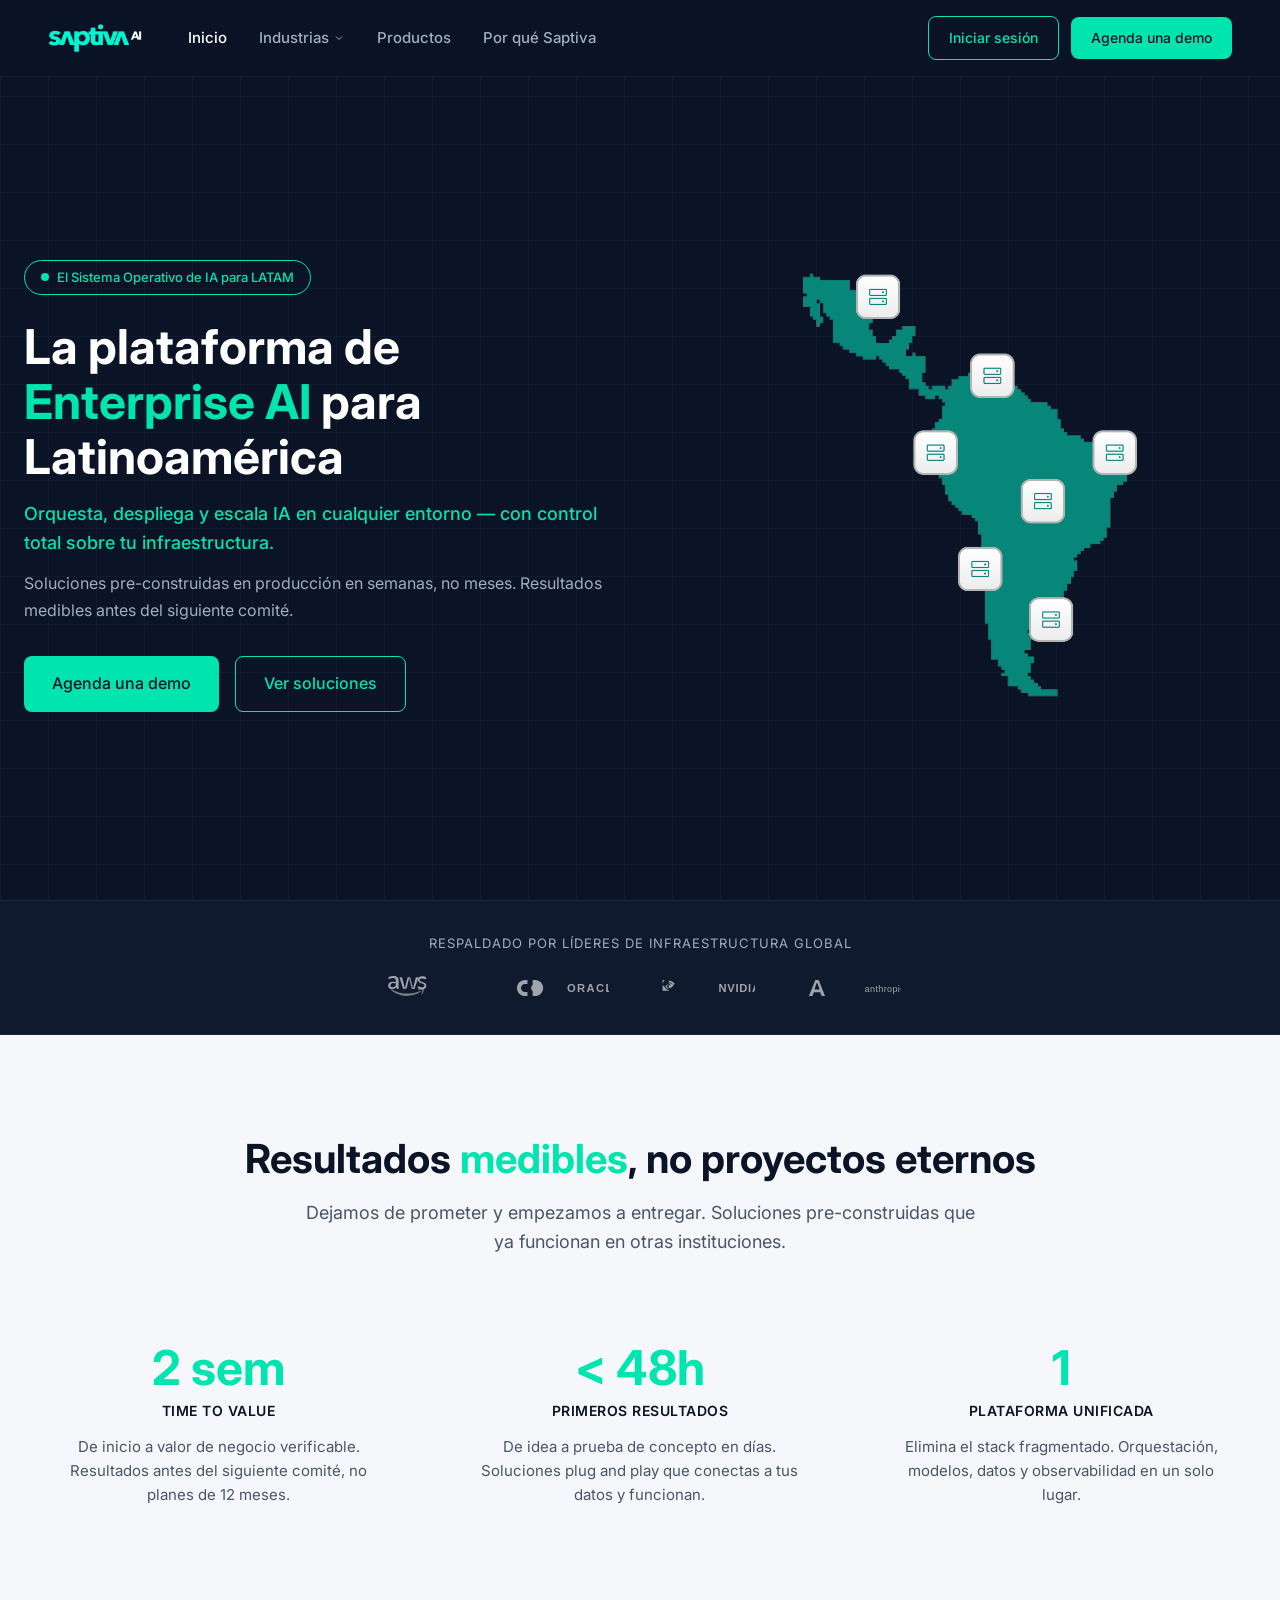
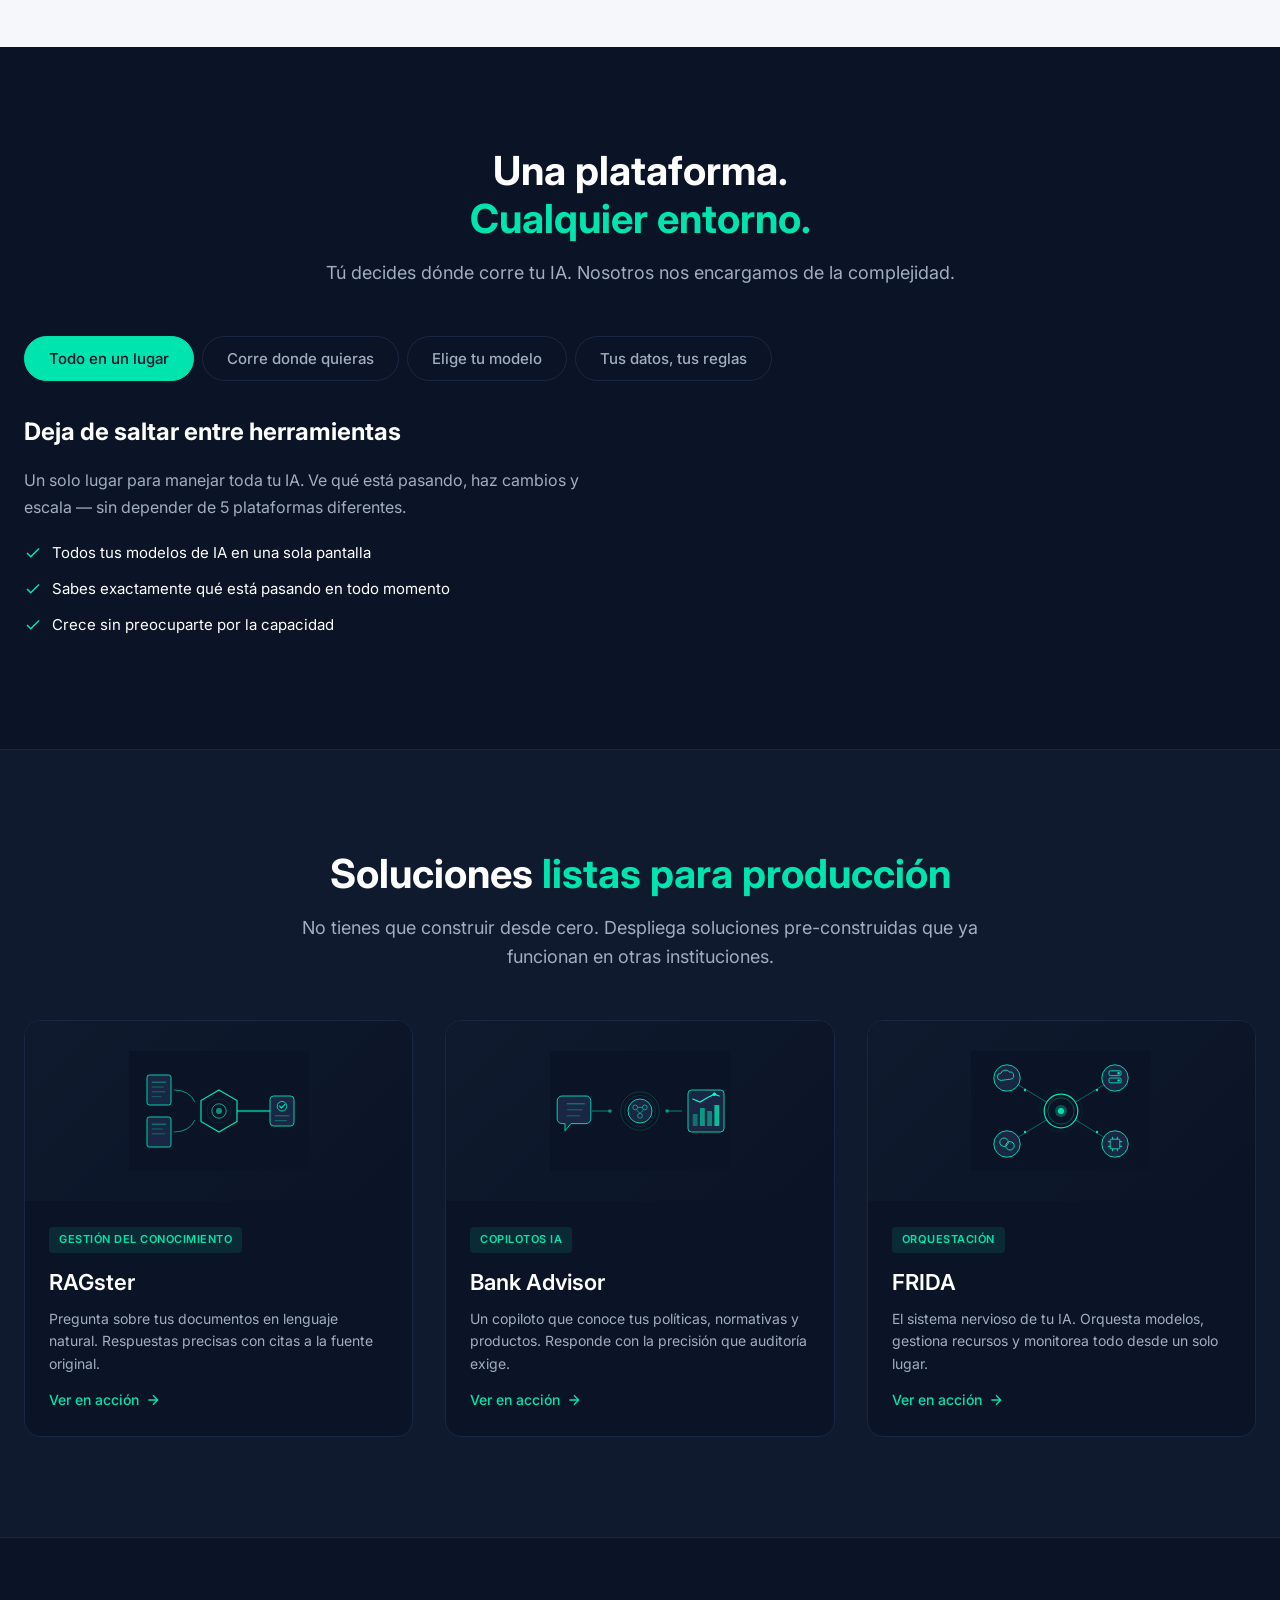
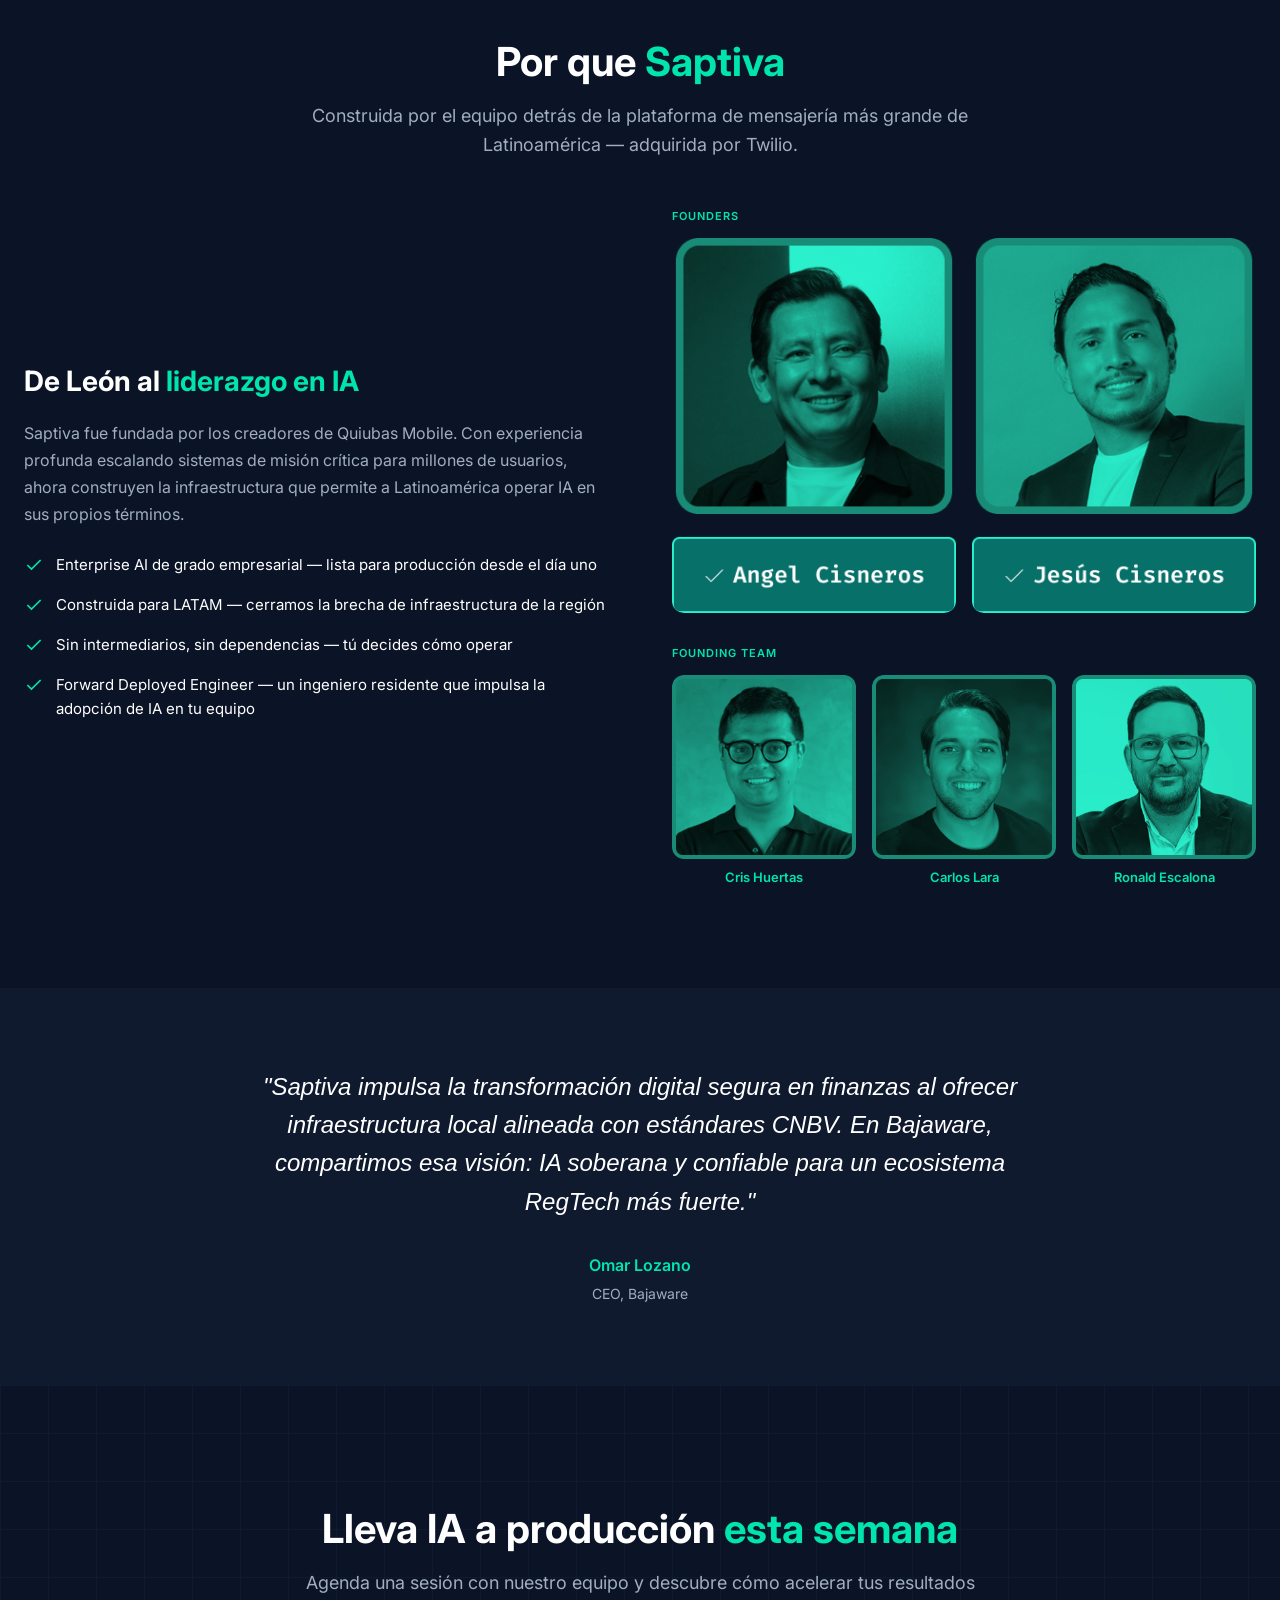
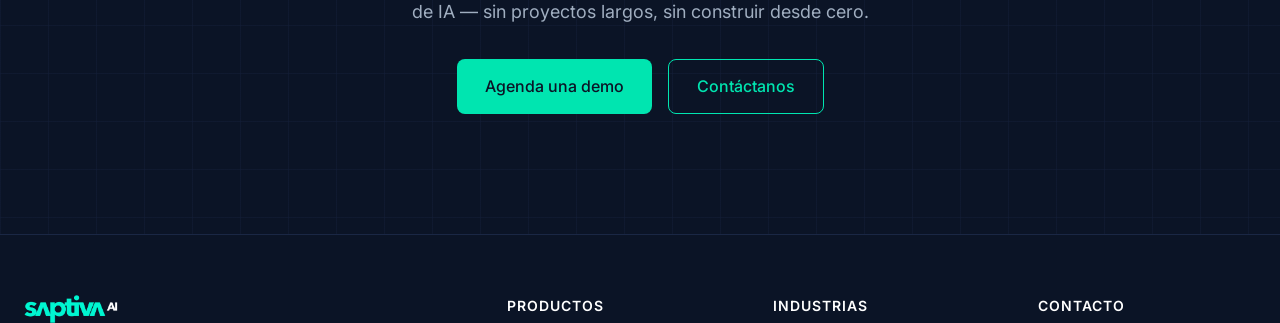
<file: output/index.html>
<!DOCTYPE html>
<html lang="es">
<head>
  <meta charset="UTF-8">
  <meta http-equiv="refresh" content="0; url=home/">
  <title>Saptiva - Redirigiendo...</title>
</head>
<body>
  <p>Redirigiendo a <a href="home/">Saptiva Home</a>...</p>
</body>
</html>
</file>
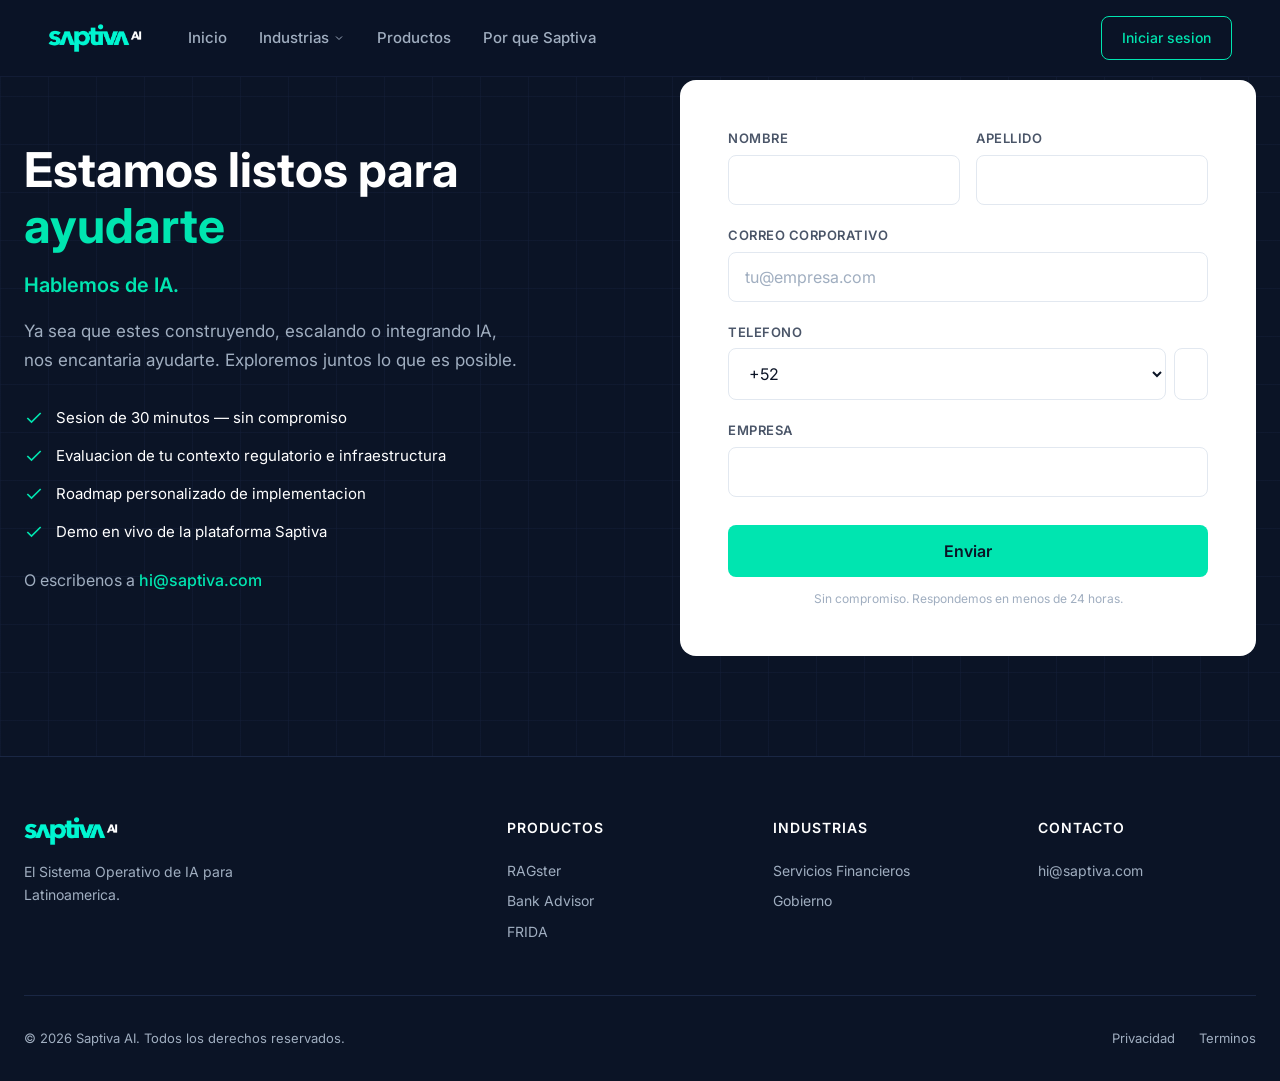
<file: output/demo/index.html>
<!DOCTYPE html>
<html lang="es">
<head>
  <meta charset="UTF-8">
  <meta name="viewport" content="width=device-width, initial-scale=1.0">
  <meta name="description" content="Agenda una sesion con el equipo de Saptiva. Descubre como llevar IA a produccion en semanas.">
  <meta property="og:title" content="Saptiva - Agenda una Demo">
  <meta property="og:description" content="Agenda una sesion con nuestro equipo y descubre como acelerar tus resultados de IA.">
  <meta property="og:type" content="website">
  <meta property="og:image" content="../shared/assets/latam-map-servers.png">
  <title>Agenda una Demo - Saptiva</title>

  <link rel="icon" href="../shared/assets/favicon.png" type="image/png">
  <link rel="preconnect" href="https://fonts.googleapis.com">
  <link rel="preconnect" href="https://fonts.gstatic.com" crossorigin>
  <link href="https://fonts.googleapis.com/css2?family=Inter:wght@400;500;600;700;800;900&display=swap" rel="stylesheet">
  <link rel="stylesheet" href="../shared/styles.css">

  <style>
    body {
      display: flex;
      flex-direction: column;
      min-height: 100vh;
    }

    .demo-section {
      flex: 1;
      display: flex;
      align-items: center;
      padding-top: 80px;
      position: relative;
      overflow: hidden;
    }

    .demo-section::before {
      content: '';
      position: absolute;
      inset: 0;
      background-image:
        linear-gradient(rgba(26,39,68,0.3) 1px, transparent 1px),
        linear-gradient(90deg, rgba(26,39,68,0.3) 1px, transparent 1px);
      background-size: 48px 48px;
      pointer-events: none;
    }

    .demo-grid {
      position: relative;
      z-index: 1;
      display: grid;
      grid-template-columns: 1fr 1fr;
      gap: 80px;
      align-items: center;
    }

    .demo-info h1 {
      font-size: 48px;
      font-weight: 700;
      color: var(--text-white);
      line-height: 1.15;
      margin-bottom: 16px;
    }

    .demo-tagline {
      font-size: 20px;
      font-weight: 600;
      color: var(--primary);
      margin-bottom: 16px;
    }

    .demo-description {
      font-size: 17px;
      color: var(--text-muted);
      line-height: 1.7;
      margin-bottom: 32px;
      max-width: 500px;
    }

    .demo-benefits {
      list-style: none;
    }

    .demo-benefits li {
      display: flex;
      align-items: center;
      gap: 12px;
      color: var(--text-white);
      font-size: 15px;
      margin-bottom: 14px;
    }

    .demo-benefits li svg {
      width: 20px;
      height: 20px;
      color: var(--primary);
      flex-shrink: 0;
    }

    .demo-email {
      margin-top: 24px;
      font-size: 16px;
      color: var(--text-muted);
    }

    .demo-email a {
      color: var(--primary);
      font-weight: 500;
    }

    /* Form card */
    .form-card {
      background: var(--bg-white);
      border-radius: 16px;
      padding: 48px;
    }

    .form-group {
      margin-bottom: 20px;
    }

    .form-group label {
      display: block;
      font-size: 13px;
      font-weight: 600;
      color: var(--text-gray);
      text-transform: uppercase;
      letter-spacing: 0.5px;
      margin-bottom: 6px;
    }

    .form-group input,
    .form-group select {
      width: 100%;
      padding: 14px 16px;
      font-size: 16px;
      font-family: var(--font-family);
      border: 1px solid var(--border-light);
      border-radius: var(--radius-md);
      background: white;
      color: var(--text-dark);
      transition: border-color 0.2s ease, box-shadow 0.2s ease;
    }

    .form-group input:focus,
    .form-group select:focus {
      outline: none;
      border-color: var(--primary);
      box-shadow: 0 0 0 3px rgba(0, 229, 176, 0.15);
    }

    .form-group input::placeholder {
      color: var(--text-muted);
    }

    .form-row {
      display: grid;
      grid-template-columns: 1fr 1fr;
      gap: 16px;
    }

    .phone-input-wrapper {
      display: flex;
      gap: 8px;
    }

    .country-select {
      width: 100px;
      padding: 14px 12px;
      font-size: 16px;
      font-family: var(--font-family);
      border: 1px solid var(--border-light);
      border-radius: var(--radius-md);
      background: white;
      cursor: pointer;
    }

    .phone-input-wrapper input {
      flex: 1;
    }

    .btn-submit {
      width: 100%;
      padding: 16px 32px;
      font-size: 16px;
      font-weight: 600;
      font-family: var(--font-family);
      background: var(--primary);
      color: var(--bg-dark);
      border: none;
      border-radius: var(--radius-md);
      cursor: pointer;
      transition: background 0.2s ease, transform 0.1s ease;
      margin-top: 8px;
    }

    .btn-submit:hover { background: var(--primary-hover); }
    .btn-submit:active { transform: scale(0.98); }

    .form-note {
      font-size: 12px;
      color: var(--text-muted);
      margin-top: 12px;
      text-align: center;
    }

    /* Success state */
    .success-message {
      display: none;
      text-align: center;
      padding: 40px 20px;
    }
    .success-message.show { display: block; }
    .success-message svg { width: 64px; height: 64px; margin-bottom: 24px; color: var(--primary); }
    .success-message h2 { font-size: 24px; color: var(--text-dark); margin-bottom: 12px; }
    .success-message p { color: var(--text-muted); font-size: 16px; }
    .form-content.hide { display: none; }

    @media (max-width: 1024px) {
      .demo-grid {
        grid-template-columns: 1fr;
        gap: 48px;
      }
      .demo-info { text-align: center; }
      .demo-info h1 { font-size: 36px; }
      .demo-description { margin: 0 auto 32px; }
      .demo-benefits { display: inline-block; text-align: left; }
    }
    @media (max-width: 768px) {
      .demo-info h1 { font-size: 28px; }
      .form-card { padding: 32px 24px; }
      .form-row { grid-template-columns: 1fr; }
      .phone-input-wrapper { flex-direction: column; gap: 12px; }
      .country-select { width: 100%; }
    }
  </style>
</head>
<body>

  <a href="#main-content" class="skip-link">Saltar al contenido principal</a>

  <nav class="nav" role="navigation" aria-label="Navegacion principal">
    <div class="nav-left">
      <a href="../home/" class="nav-logo" aria-label="Saptiva - Inicio">
        <img src="../home/assets/saptiva-logo.png" alt="Saptiva AI" style="height: 28px; width: auto;">
      </a>
      <ul class="nav-links">
        <li><a href="../home/" class="nav-link">Inicio</a></li>
        <li class="nav-dropdown">
          <a href="#" class="nav-link nav-dropdown-toggle">Industrias <svg width="12" height="12" viewBox="0 0 24 24" fill="none" stroke="currentColor" stroke-width="2"><polyline points="6 9 12 15 18 9"/></svg></a>
          <ul class="nav-dropdown-menu">
            <li><a href="../financial-services/" class="nav-dropdown-item">Servicios Financieros</a></li>
            <li><a href="../gobierno/" class="nav-dropdown-item">Gobierno</a></li>
          </ul>
        </li>
        <li><a href="../home/#productos" class="nav-link">Productos</a></li>
        <li><a href="../home/#porque" class="nav-link">Por que Saptiva</a></li>
      </ul>
    </div>
    <div class="nav-cta">
      <a href="https://lab.saptiva.com/api/auth/signin?callbackUrl=%2Flogin" class="btn-secondary btn-secondary-sm">Iniciar sesion</a>
    </div>
    <button class="nav-hamburger" onclick="document.querySelector('.nav-links').classList.toggle('mobile-open')" aria-label="Abrir menu de navegacion">
      <span></span><span></span><span></span>
    </button>
  </nav>

  <main id="main-content">
    <section class="demo-section section-dark">
      <div class="container">
        <div class="demo-grid">
          <div class="demo-info">
            <h1>Estamos listos para <span class="accent">ayudarte</span></h1>
            <p class="demo-tagline">Hablemos de IA.</p>
            <p class="demo-description">
              Ya sea que estes construyendo, escalando o integrando IA, nos encantaria ayudarte. Exploremos juntos lo que es posible.
            </p>
            <ul class="demo-benefits">
              <li>
                <svg viewBox="0 0 24 24" fill="none" stroke="currentColor" stroke-width="2"><polyline points="20 6 9 17 4 12"/></svg>
                Sesion de 30 minutos — sin compromiso
              </li>
              <li>
                <svg viewBox="0 0 24 24" fill="none" stroke="currentColor" stroke-width="2"><polyline points="20 6 9 17 4 12"/></svg>
                Evaluacion de tu contexto regulatorio e infraestructura
              </li>
              <li>
                <svg viewBox="0 0 24 24" fill="none" stroke="currentColor" stroke-width="2"><polyline points="20 6 9 17 4 12"/></svg>
                Roadmap personalizado de implementacion
              </li>
              <li>
                <svg viewBox="0 0 24 24" fill="none" stroke="currentColor" stroke-width="2"><polyline points="20 6 9 17 4 12"/></svg>
                Demo en vivo de la plataforma Saptiva
              </li>
            </ul>
            <p class="demo-email">O escribenos a <a href="mailto:hi@saptiva.com">hi@saptiva.com</a></p>
          </div>

          <div class="form-card">
            <form id="demo-form" class="form-content">
              <div class="form-row">
                <div class="form-group">
                  <label for="name">Nombre</label>
                  <input type="text" id="name" name="name" required>
                </div>
                <div class="form-group">
                  <label for="lastname">Apellido</label>
                  <input type="text" id="lastname" name="lastname" required>
                </div>
              </div>

              <div class="form-group">
                <label for="email">Correo corporativo</label>
                <input type="email" id="email" name="email" placeholder="tu@empresa.com" required>
              </div>

              <div class="form-group">
                <label for="phone">Telefono</label>
                <div class="phone-input-wrapper">
                  <select class="country-select" id="country-code" name="country_code">
                    <option value="+52">+52</option>
                    <option value="+1">+1</option>
                    <option value="+57">+57</option>
                    <option value="+56">+56</option>
                    <option value="+54">+54</option>
                    <option value="+55">+55</option>
                    <option value="+51">+51</option>
                  </select>
                  <input type="tel" id="phone" name="phone" placeholder="(55) 1234-5678">
                </div>
              </div>

              <div class="form-group">
                <label for="company">Empresa</label>
                <input type="text" id="company" name="company" required>
              </div>

              <button type="submit" class="btn-submit">Enviar</button>
              <p class="form-note">Sin compromiso. Respondemos en menos de 24 horas.</p>
            </form>

            <div class="success-message" id="success-message">
              <svg viewBox="0 0 24 24" fill="none" stroke="currentColor" stroke-width="2">
                <path d="M22 11.08V12a10 10 0 1 1-5.93-9.14"/>
                <polyline points="22 4 12 14.01 9 11.01"/>
              </svg>
              <h2>Mensaje enviado</h2>
              <p>Nos pondremos en contacto contigo pronto.</p>
            </div>
          </div>
        </div>
      </div>
    </section>
  </main>

  <footer class="footer" role="contentinfo">
    <div class="container">
      <div class="footer-grid">
        <div class="footer-brand">
          <img src="../home/assets/saptiva-logo.png" alt="Saptiva AI" style="height: 28px; width: auto;">
          <p>El Sistema Operativo de IA para Latinoamerica.</p>
        </div>
        <div class="footer-col">
          <h4>Productos</h4>
          <a href="../home/#productos">RAGster</a>
          <a href="../home/#productos">Bank Advisor</a>
          <a href="../home/#productos">FRIDA</a>
        </div>
        <div class="footer-col">
          <h4>Industrias</h4>
          <a href="../financial-services/">Servicios Financieros</a>
          <a href="../gobierno/">Gobierno</a>
        </div>
        <div class="footer-col">
          <h4>Contacto</h4>
          <a href="mailto:hi@saptiva.com">hi@saptiva.com</a>
        </div>
      </div>
      <div class="footer-bottom">
        <p>&copy; 2026 Saptiva AI. Todos los derechos reservados.</p>
        <div class="footer-bottom-links">
          <a href="#">Privacidad</a>
          <a href="#">Terminos</a>
        </div>
      </div>
    </div>
  </footer>

  <script>
    document.getElementById('demo-form').addEventListener('submit', function(e) {
      e.preventDefault();
      var formData = new FormData(this);
      var data = Object.fromEntries(formData);
      console.log('Form submitted:', data);
      document.querySelector('.form-content').classList.add('hide');
      document.getElementById('success-message').classList.add('show');
    });
  </script>

</body>
</html>
</file>
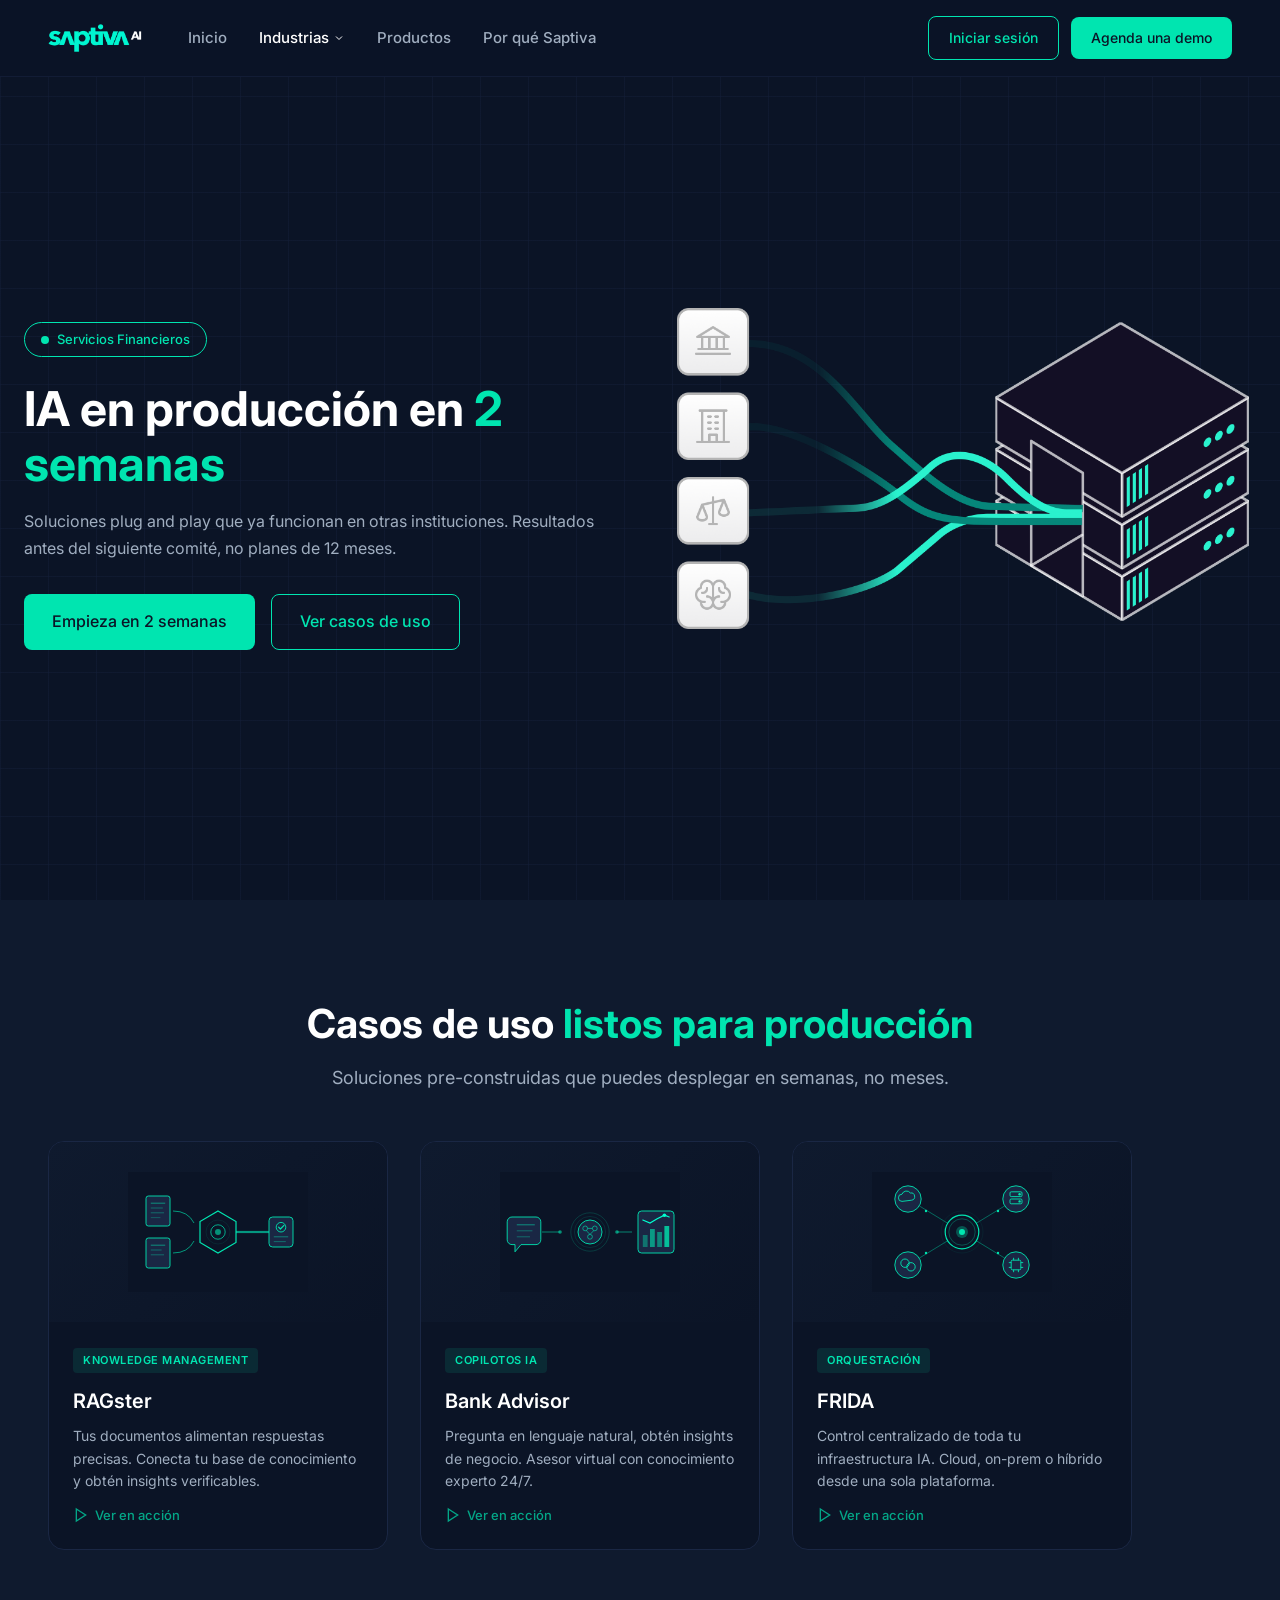
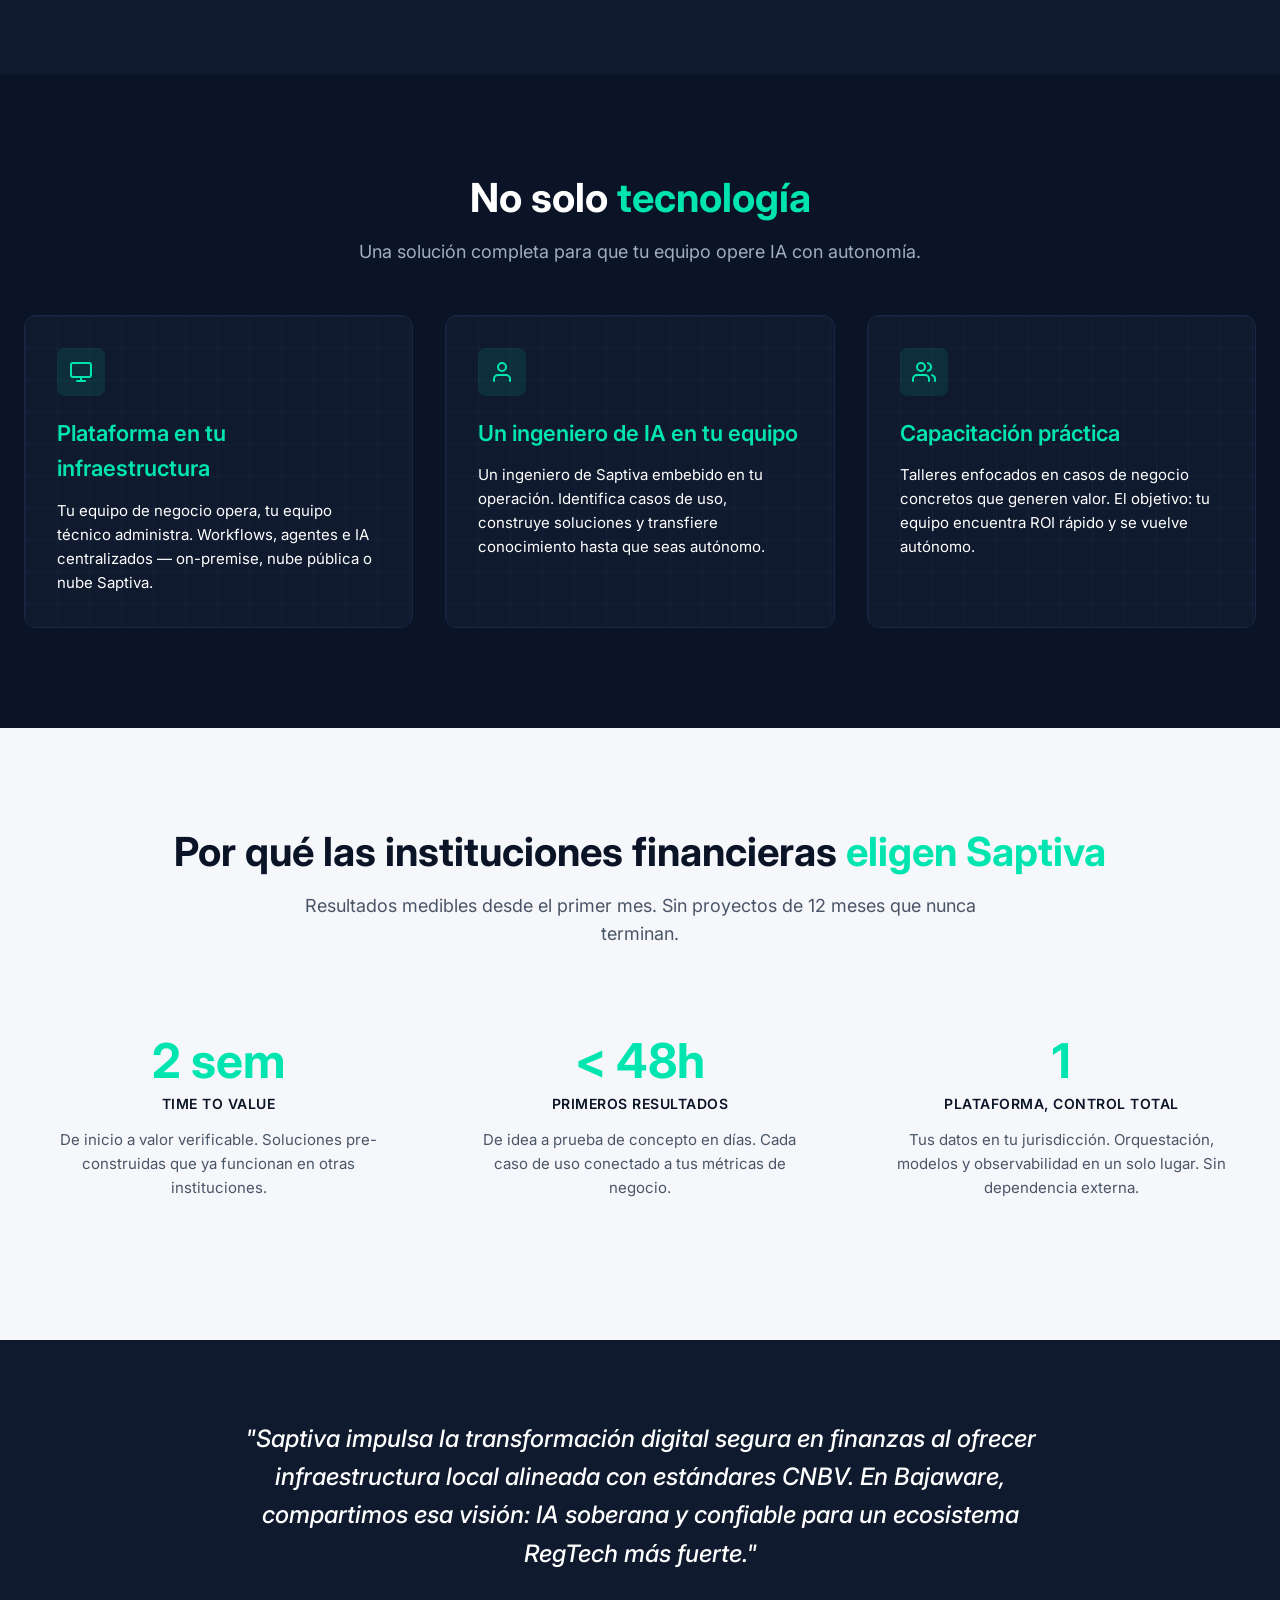
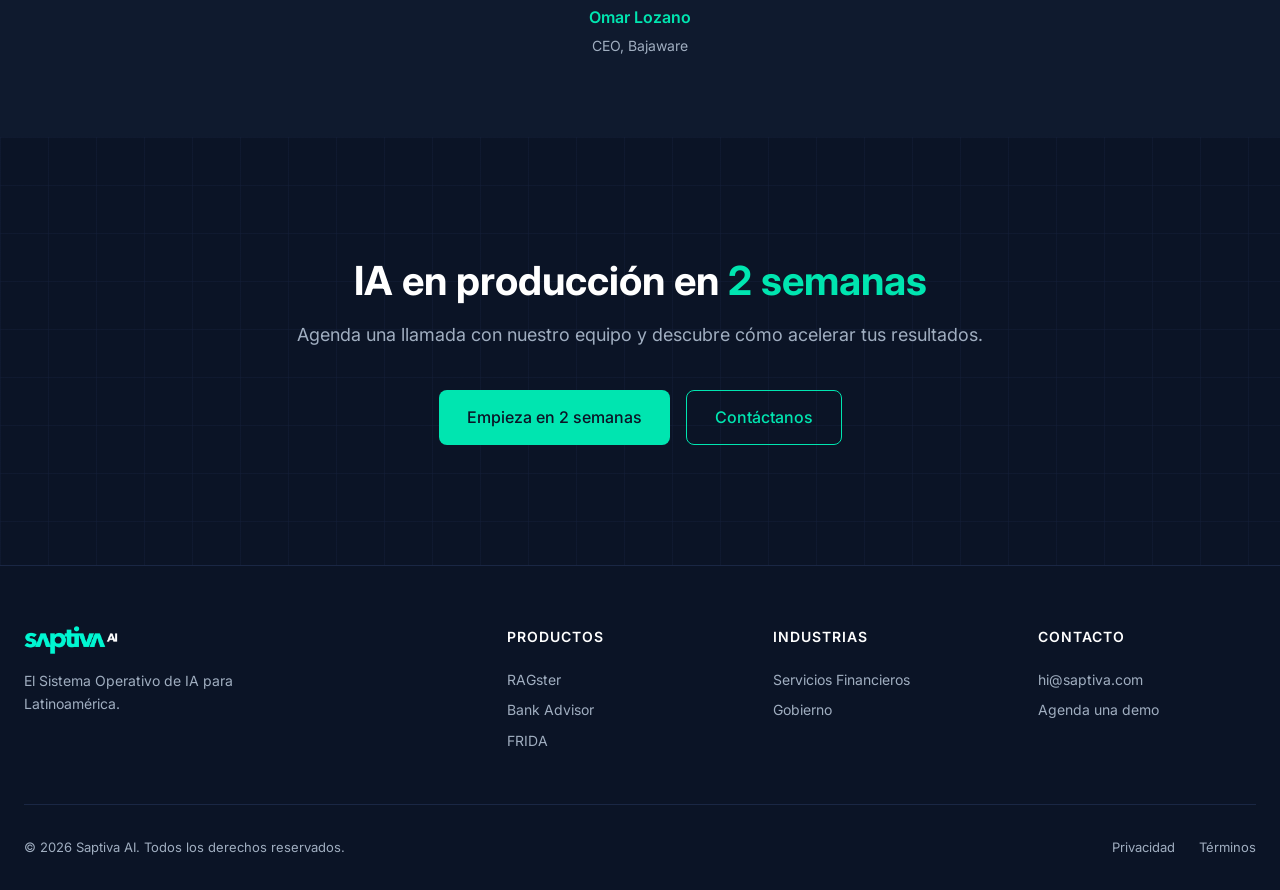
<file: output/financial-services/index.html>
<!DOCTYPE html>
<html lang="es">
<head>
  <meta charset="UTF-8">
  <meta name="viewport" content="width=device-width, initial-scale=1.0">
  <meta name="description" content="Soluciones de IA plug and play en producción en 2 semanas. Ya funcionan en otras instituciones financieras. Resultados antes del siguiente comité.">
  <meta name="keywords" content="IA enterprise, time to value, ROI IA, plataforma IA LATAM, IA producción">
  <meta property="og:title" content="Saptiva - IA en Producción en 2 Semanas | Servicios Financieros">
  <meta property="og:description" content="Soluciones plug and play que ya funcionan en otras instituciones. Resultados antes del siguiente comité.">
  <meta property="og:type" content="website">
  <meta property="og:image" content="../shared/assets/latam-map-servers.png">
  <title>Saptiva - IA en Producción en 2 Semanas | Servicios Financieros</title>

  <link rel="icon" href="../shared/assets/favicon.png" type="image/png">
  <link rel="preconnect" href="https://fonts.googleapis.com">
  <link rel="preconnect" href="https://fonts.gstatic.com" crossorigin>
  <link href="https://fonts.googleapis.com/css2?family=Inter:wght@400;500;600;700&display=swap" rel="stylesheet">
  <link rel="stylesheet" href="../shared/styles.css">

  <style>
    /* Page-specific: Financial Services */

    .hero {
      min-height: 100vh;
      position: relative;
      overflow: hidden;
    }
    .hero::before {
      content: '';
      position: absolute;
      inset: 0;
      background-image:
        linear-gradient(rgba(26,39,68,0.3) 1px, transparent 1px),
        linear-gradient(90deg, rgba(26,39,68,0.3) 1px, transparent 1px);
      background-size: 48px 48px;
      pointer-events: none;
    }
    .hero .container { position: relative; z-index: 1; }
    .hero-grid {
      display: grid;
      grid-template-columns: 1fr 1fr;
      gap: 64px;
      align-items: center;
    }

    /* Products carousel */
    .productos-carousel {
      display: flex;
      gap: 32px;
      overflow-x: auto;
      scroll-snap-type: x mandatory;
      padding: 0 24px 24px;
      -webkit-overflow-scrolling: touch;
      scrollbar-width: none;
      margin-top: 48px;
    }
    .productos-carousel::-webkit-scrollbar { display: none; }
    .producto-card {
      flex: 0 0 340px;
      scroll-snap-align: start;
      background: var(--bg-dark);
      border: 1px solid var(--border-dark);
      border-radius: 16px;
      overflow: hidden;
      transition: transform 0.2s ease, border-color 0.2s ease;
      cursor: pointer;
    }
    .producto-card:hover { transform: translateY(-4px); border-color: var(--primary); }
    .producto-image {
      height: 180px;
      display: flex;
      align-items: center;
      justify-content: center;
      background: linear-gradient(135deg, var(--bg-dark-card) 0%, var(--bg-dark) 100%);
      padding: 24px;
    }
    .producto-image img { max-height: 120px; max-width: 200px; object-fit: contain; }
    .producto-content { padding: 24px; }
    .producto-tag {
      display: inline-block; font-size: 11px; font-weight: 600; text-transform: uppercase;
      letter-spacing: 0.5px; color: var(--primary); background: rgba(0, 229, 176, 0.1);
      padding: 4px 10px; border-radius: 4px; margin-bottom: 12px;
    }
    .producto-content h3 { font-size: 20px; font-weight: 600; color: var(--text-white); margin-bottom: 8px; }
    .producto-content p { font-size: 14px; color: var(--text-muted); line-height: 1.6; }
    .producto-cta {
      display: flex; align-items: center; gap: 6px;
      font-size: 13px; font-weight: 500; color: var(--primary);
      margin-top: 12px; opacity: 0.7; transition: opacity 0.2s ease;
    }
    .producto-card:hover .producto-cta { opacity: 1; }
    .producto-cta svg { width: 16px; height: 16px; }

    /* Steps */
    .solucion-grid {
      display: grid;
      grid-template-columns: repeat(3, 1fr);
      gap: 32px;
      margin-top: 48px;
    }
    .solucion-card {
      background: var(--bg-dark-card);
      border: 1px solid var(--border-dark);
      border-radius: var(--radius-lg);
      padding: 32px;
      position: relative;
      overflow: hidden;
    }
    .solucion-card::before {
      content: '';
      position: absolute;
      inset: 0;
      background-image:
        linear-gradient(rgba(26,39,68,0.5) 1px, transparent 1px),
        linear-gradient(90deg, rgba(26,39,68,0.5) 1px, transparent 1px);
      background-size: 32px 32px;
      pointer-events: none;
    }
    .solucion-card-content { position: relative; z-index: 1; }
    .solucion-tag {
      display: inline-block; font-size: 11px; font-weight: 600; text-transform: uppercase;
      letter-spacing: 0.5px; color: var(--primary); background: rgba(0, 229, 176, 0.1);
      padding: 4px 12px; border-radius: 4px; margin-bottom: 16px;
    }
    .solucion-card h3 { color: var(--primary); font-size: 22px; font-weight: 600; margin-bottom: 12px; }
    .solucion-card p { color: var(--text-white); font-size: 15px; line-height: 1.6; }

    /* Results */
    .results-grid {
      display: grid;
      grid-template-columns: repeat(3, 1fr);
      gap: 32px;
      margin-top: 48px;
    }
    .result-card {
      text-align: center;
      padding: 40px 24px;
    }
    .result-number {
      font-size: 48px;
      font-weight: 700;
      color: var(--primary);
      margin-bottom: 8px;
      line-height: 1;
    }
    .result-label {
      font-size: 14px;
      font-weight: 600;
      color: var(--text-dark);
      text-transform: uppercase;
      letter-spacing: 0.5px;
      margin-bottom: 12px;
    }
    .result-desc {
      font-size: 15px;
      color: var(--text-gray);
      line-height: 1.6;
    }

    /* Testimonial */
    .testimonial-section {
      padding: 80px 0;
      background: var(--bg-dark-card);
    }
    .testimonial-content {
      max-width: 800px;
      margin: 0 auto;
      text-align: center;
    }
    .testimonial-quote {
      font-size: 24px;
      font-weight: 500;
      color: var(--text-white);
      line-height: 1.6;
      margin-bottom: 32px;
      font-style: italic;
    }
    .testimonial-author { color: var(--primary); font-weight: 600; font-size: 16px; }
    .testimonial-role { color: var(--text-muted); font-size: 14px; margin-top: 4px; }

    /* CTA */
    .cta-final {
      text-align: center;
      padding: 120px 0;
      position: relative;
      overflow: hidden;
    }
    .cta-final::before {
      content: '';
      position: absolute;
      inset: 0;
      background-image:
        linear-gradient(rgba(26,39,68,0.3) 1px, transparent 1px),
        linear-gradient(90deg, rgba(26,39,68,0.3) 1px, transparent 1px);
      background-size: 48px 48px;
      pointer-events: none;
    }
    .cta-final .container { position: relative; z-index: 1; }
    .cta-buttons { display: flex; justify-content: center; gap: 16px; flex-wrap: wrap; }

    /* Modal */
    .modal-overlay {
      position: fixed; inset: 0; background: rgba(11, 20, 38, 0.95); z-index: 1000;
      display: flex; align-items: center; justify-content: center; padding: 24px;
      opacity: 0; visibility: hidden; transition: opacity 0.3s ease, visibility 0.3s ease;
    }
    .modal-overlay.active { opacity: 1; visibility: visible; }
    .modal {
      background: var(--bg-dark-card); border: 1px solid var(--border-dark); border-radius: 16px;
      max-width: 800px; width: 100%; max-height: 90vh; overflow-y: auto;
      transform: translateY(20px); transition: transform 0.3s ease;
    }
    .modal-overlay.active .modal { transform: translateY(0); }
    .modal-header { display: flex; justify-content: space-between; align-items: flex-start; padding: 24px 24px 0; }
    .modal-close {
      background: none; border: none; color: var(--text-muted); cursor: pointer;
      padding: 8px; border-radius: var(--radius-md); transition: all 0.2s ease;
    }
    .modal-close:hover { color: var(--text-white); background: rgba(255,255,255,0.1); }
    .modal-close svg { width: 24px; height: 24px; }
    .modal-body { padding: 24px; }
    .modal-tag {
      display: inline-block; font-size: 11px; font-weight: 600; text-transform: uppercase;
      letter-spacing: 0.5px; color: var(--primary); background: rgba(0, 229, 176, 0.1);
      padding: 4px 10px; border-radius: 4px; margin-bottom: 12px;
    }
    .modal-title { font-size: 28px; font-weight: 700; color: var(--text-white); margin-bottom: 16px; }
    .modal-description { font-size: 16px; color: var(--text-muted); line-height: 1.7; margin-bottom: 24px; }
    .modal-video { position: relative; padding-bottom: 56.25%; height: 0; overflow: hidden; border-radius: var(--radius-lg); background: var(--bg-dark); }
    .modal-video iframe { position: absolute; top: 0; left: 0; width: 100%; height: 100%; border: none; }

    @media (max-width: 1024px) {
      .hero-grid { grid-template-columns: 1fr; text-align: center; }
      .hero-content { max-width: 100%; }
      .hero-ctas { justify-content: center; }
      .solucion-grid { grid-template-columns: 1fr; }
      .results-grid { grid-template-columns: 1fr; }
    }
    @media (max-width: 768px) {
      .producto-card { flex: 0 0 280px; }
      .cta-final { padding: 80px 0; }
      .cta-buttons { flex-direction: column; align-items: stretch; }
    }
  </style>
</head>
<body>

  <a href="#main-content" class="skip-link">Saltar al contenido principal</a>

  <nav class="nav" role="navigation" aria-label="Navegación principal">
    <div class="nav-left">
      <a href="../home/" class="nav-logo" aria-label="Saptiva - Inicio">
        <img src="assets/saptiva-logo.png" alt="Saptiva AI" style="height: 28px; width: auto;">
      </a>
      <ul class="nav-links">
        <li><a href="../home/" class="nav-link">Inicio</a></li>
        <li class="nav-dropdown">
          <a href="#" class="nav-link nav-dropdown-toggle current">Industrias <svg width="12" height="12" viewBox="0 0 24 24" fill="none" stroke="currentColor" stroke-width="2"><polyline points="6 9 12 15 18 9"/></svg></a>
          <ul class="nav-dropdown-menu">
            <li><a href="../financial-services/" class="nav-dropdown-item">Servicios Financieros</a></li>
            <li><a href="../gobierno/" class="nav-dropdown-item">Gobierno</a></li>
          </ul>
        </li>
        <li><a href="../home/#productos" class="nav-link">Productos</a></li>
        <li><a href="../home/#porque" class="nav-link">Por qué Saptiva</a></li>
      </ul>
    </div>
    <div class="nav-cta">
      <a href="https://lab.saptiva.com/api/auth/signin?callbackUrl=%2Flogin" class="btn-secondary btn-secondary-sm">Iniciar sesión</a>
      <a href="../demo/" class="btn-primary btn-primary-sm">Agenda una demo</a>
    </div>
    <button class="nav-hamburger" onclick="document.querySelector('.nav-links').classList.toggle('mobile-open')" aria-label="Abrir menú de navegación">
      <span></span><span></span><span></span>
    </button>
  </nav>

  <main id="main-content">

    <!-- 1. HERO -->
    <section class="hero section-dark" aria-labelledby="hero-title">
      <div class="container">
        <div class="hero-grid">
          <div class="hero-content">
            <div class="badge">
              <span class="badge-dot"></span>
              Servicios Financieros
            </div>
            <h1 id="hero-title" class="hero-title" style="margin-top: 24px;">
              IA en producción en <span class="accent">2 semanas</span>
            </h1>
            <p class="hero-description">
              Soluciones plug and play que ya funcionan en otras instituciones. Resultados antes del siguiente comité, no planes de 12 meses.
            </p>
            <div class="hero-ctas">
              <a href="../demo/" class="btn-primary">Empieza en 2 semanas</a>
              <a href="#productos" class="btn-secondary">Ver casos de uso</a>
            </div>
          </div>
          <div class="hero-visual">
            <img src="../shared/assets/illustration-server-sectors.png" alt="Plataforma de IA para Servicios Financieros" loading="eager">
          </div>
        </div>
      </div>
    </section>

    <!-- 2. PRODUCTOS -->
    <section id="productos" class="section-dark-card" style="padding: 100px 0;" aria-labelledby="productos-title">
      <div class="container">
        <h2 id="productos-title" class="section-title text-center" style="color: var(--text-white);">
          Casos de uso <span class="accent">listos para producción</span>
        </h2>
        <p class="section-subtitle text-center" style="margin: 0 auto; color: var(--text-muted);">
          Soluciones pre-construidas que puedes desplegar en semanas, no meses.
        </p>
        <div class="productos-carousel">
          <article class="producto-card" onclick="openModal('ragster')" tabindex="0" role="button" aria-label="Ver demo de RAGster">
            <div class="producto-image">
              <img src="assets/concept-rag.svg" alt="RAGster">
            </div>
            <div class="producto-content">
              <span class="producto-tag">Knowledge Management</span>
              <h3>RAGster</h3>
              <p>Tus documentos alimentan respuestas precisas. Conecta tu base de conocimiento y obtén insights verificables.</p>
              <div class="producto-cta">
                <svg viewBox="0 0 24 24" fill="none" stroke="currentColor" stroke-width="2"><polygon points="5 3 19 12 5 21 5 3"/></svg>
                Ver en acción
              </div>
            </div>
          </article>

          <article class="producto-card" onclick="openModal('copilot')" tabindex="0" role="button" aria-label="Ver demo de Bank Advisor">
            <div class="producto-image">
              <img src="assets/concept-copilot.svg" alt="Bank Advisor">
            </div>
            <div class="producto-content">
              <span class="producto-tag">Copilotos IA</span>
              <h3>Bank Advisor</h3>
              <p>Pregunta en lenguaje natural, obtén insights de negocio. Asesor virtual con conocimiento experto 24/7.</p>
              <div class="producto-cta">
                <svg viewBox="0 0 24 24" fill="none" stroke="currentColor" stroke-width="2"><polygon points="5 3 19 12 5 21 5 3"/></svg>
                Ver en acción
              </div>
            </div>
          </article>

          <article class="producto-card" onclick="openModal('frida')" tabindex="0" role="button" aria-label="Ver demo de FRIDA">
            <div class="producto-image">
              <img src="assets/concept-orchestration.svg" alt="FRIDA">
            </div>
            <div class="producto-content">
              <span class="producto-tag">Orquestación</span>
              <h3>FRIDA</h3>
              <p>Control centralizado de toda tu infraestructura IA. Cloud, on-prem o híbrido desde una sola plataforma.</p>
              <div class="producto-cta">
                <svg viewBox="0 0 24 24" fill="none" stroke="currentColor" stroke-width="2"><polygon points="5 3 19 12 5 21 5 3"/></svg>
                Ver en acción
              </div>
            </div>
          </article>
        </div>
      </div>
    </section>

    <!-- 3. NO SOLO TECNOLOGÍA - 3 PILARES -->
    <section class="section-dark" style="padding: 100px 0;" aria-labelledby="pilares-title">
      <div class="container">
        <h2 id="pilares-title" class="section-title text-center">
          No solo <span class="accent">tecnología</span>
        </h2>
        <p class="section-subtitle text-center" style="margin: 0 auto;">
          Una solución completa para que tu equipo opere IA con autonomía.
        </p>

        <div class="solucion-grid">
          <article class="solucion-card">
            <div class="solucion-card-content">
              <div style="width: 48px; height: 48px; background: rgba(0, 229, 176, 0.1); border-radius: var(--radius-md); display: flex; align-items: center; justify-content: center; margin-bottom: 20px;">
                <svg width="24" height="24" viewBox="0 0 24 24" fill="none" stroke="var(--primary)" stroke-width="2" stroke-linecap="round" stroke-linejoin="round"><rect x="2" y="3" width="20" height="14" rx="2" ry="2"/><line x1="8" y1="21" x2="16" y2="21"/><line x1="12" y1="17" x2="12" y2="21"/></svg>
              </div>
              <h3>Plataforma en <span class="accent">tu infraestructura</span></h3>
              <p>Tu equipo de negocio opera, tu equipo técnico administra. Workflows, agentes e IA centralizados — on-premise, nube pública o nube Saptiva.</p>
            </div>
          </article>
          <article class="solucion-card">
            <div class="solucion-card-content">
              <div style="width: 48px; height: 48px; background: rgba(0, 229, 176, 0.1); border-radius: var(--radius-md); display: flex; align-items: center; justify-content: center; margin-bottom: 20px;">
                <svg width="24" height="24" viewBox="0 0 24 24" fill="none" stroke="var(--primary)" stroke-width="2" stroke-linecap="round" stroke-linejoin="round"><path d="M20 21v-2a4 4 0 0 0-4-4H8a4 4 0 0 0-4 4v2"/><circle cx="12" cy="7" r="4"/></svg>
              </div>
              <h3>Un ingeniero de IA <span class="accent">en tu equipo</span></h3>
              <p>Un ingeniero de Saptiva embebido en tu operación. Identifica casos de uso, construye soluciones y transfiere conocimiento hasta que seas autónomo.</p>
            </div>
          </article>
          <article class="solucion-card">
            <div class="solucion-card-content">
              <div style="width: 48px; height: 48px; background: rgba(0, 229, 176, 0.1); border-radius: var(--radius-md); display: flex; align-items: center; justify-content: center; margin-bottom: 20px;">
                <svg width="24" height="24" viewBox="0 0 24 24" fill="none" stroke="var(--primary)" stroke-width="2" stroke-linecap="round" stroke-linejoin="round"><path d="M17 21v-2a4 4 0 0 0-4-4H5a4 4 0 0 0-4 4v2"/><circle cx="9" cy="7" r="4"/><path d="M23 21v-2a4 4 0 0 0-3-3.87"/><path d="M16 3.13a4 4 0 0 1 0 7.75"/></svg>
              </div>
              <h3>Capacitación <span class="accent">práctica</span></h3>
              <p>Talleres enfocados en casos de negocio concretos que generen valor. El objetivo: tu equipo encuentra ROI rápido y se vuelve autónomo.</p>
            </div>
          </article>
        </div>
      </div>
    </section>

    <!-- 4. RESULTADOS -->
    <section class="section-light" style="padding: 100px 0;" aria-labelledby="resultados-title">
      <div class="container">
        <h2 id="resultados-title" class="section-title text-center">
          Por qué las instituciones financieras <span class="accent">eligen Saptiva</span>
        </h2>
        <p class="section-subtitle text-center" style="margin: 0 auto;">
          Resultados medibles desde el primer mes. Sin proyectos de 12 meses que nunca terminan.
        </p>

        <div class="results-grid">
          <article class="result-card">
            <div class="result-number">2 sem</div>
            <div class="result-label">Time to Value</div>
            <p class="result-desc">De inicio a valor verificable. Soluciones pre-construidas que ya funcionan en otras instituciones.</p>
          </article>
          <article class="result-card">
            <div class="result-number">&lt; 48h</div>
            <div class="result-label">Primeros resultados</div>
            <p class="result-desc">De idea a prueba de concepto en días. Cada caso de uso conectado a tus métricas de negocio.</p>
          </article>
          <article class="result-card">
            <div class="result-number">1</div>
            <div class="result-label">Plataforma, control total</div>
            <p class="result-desc">Tus datos en tu jurisdicción. Orquestación, modelos y observabilidad en un solo lugar. Sin dependencia externa.</p>
          </article>
        </div>
      </div>
    </section>

    <!-- 4. TESTIMONIAL -->
    <section class="testimonial-section" aria-label="Testimonio">
      <div class="container">
        <div class="testimonial-content">
          <p class="testimonial-quote">"Saptiva impulsa la transformación digital segura en finanzas al ofrecer infraestructura local alineada con estándares CNBV. En Bajaware, compartimos esa visión: IA soberana y confiable para un ecosistema RegTech más fuerte."</p>
          <p class="testimonial-author">Omar Lozano</p>
          <p class="testimonial-role">CEO, Bajaware</p>
        </div>
      </div>
    </section>

    <!-- 5. CTA FINAL -->
    <section class="cta-final section-dark" aria-labelledby="cta-title">
      <div class="container">
        <h2 id="cta-title" class="section-title">
          IA en producción en <span class="accent">2 semanas</span>
        </h2>
        <p class="section-subtitle" style="max-width: 700px; margin: 0 auto 40px;">
          Agenda una llamada con nuestro equipo y descubre cómo acelerar tus resultados.
        </p>
        <div class="cta-buttons">
          <a href="../demo/" class="btn-primary">Empieza en 2 semanas</a>
          <a href="mailto:hi@saptiva.com" class="btn-secondary">Contáctanos</a>
        </div>
      </div>
    </section>

  </main>

  <footer class="footer" role="contentinfo">
    <div class="container">
      <div class="footer-grid">
        <div class="footer-brand">
          <img src="assets/saptiva-logo.png" alt="Saptiva AI" style="height: 28px; width: auto;">
          <p>El Sistema Operativo de IA para Latinoamérica.</p>
        </div>
        <div class="footer-col">
          <h4>Productos</h4>
          <a href="../home/#productos">RAGster</a>
          <a href="../home/#productos">Bank Advisor</a>
          <a href="../home/#productos">FRIDA</a>
        </div>
        <div class="footer-col">
          <h4>Industrias</h4>
          <a href="../financial-services/">Servicios Financieros</a>
          <a href="../gobierno/">Gobierno</a>
        </div>
        <div class="footer-col">
          <h4>Contacto</h4>
          <a href="mailto:hi@saptiva.com">hi@saptiva.com</a>
          <a href="../demo/">Agenda una demo</a>
        </div>
      </div>
      <div class="footer-bottom">
        <p>&copy; 2026 Saptiva AI. Todos los derechos reservados.</p>
        <div class="footer-bottom-links">
          <a href="#">Privacidad</a>
          <a href="#">Términos</a>
        </div>
      </div>
    </div>
  </footer>

  <!-- Modal -->
  <div class="modal-overlay" id="productModal" onclick="closeModal(event)" role="dialog" aria-modal="true" aria-labelledby="modalTitle">
    <div class="modal" onclick="event.stopPropagation()">
      <div class="modal-header">
        <div>
          <span class="modal-tag" id="modalTag"></span>
          <h3 class="modal-title" id="modalTitle"></h3>
        </div>
        <button class="modal-close" onclick="closeModal()" aria-label="Cerrar modal">
          <svg viewBox="0 0 24 24" fill="none" stroke="currentColor" stroke-width="2"><line x1="18" y1="6" x2="6" y2="18"/><line x1="6" y1="6" x2="18" y2="18"/></svg>
        </button>
      </div>
      <div class="modal-body">
        <p class="modal-description" id="modalDescription"></p>
        <div class="modal-video" id="modalVideo"></div>
      </div>
    </div>
  </div>

  <script>
    var productData = {
      ragster: { tag: 'Knowledge Management', title: 'RAGster', description: 'Retrieval Augmented Generation que conecta directamente con tu base de conocimiento empresarial. Cada respuesta está fundamentada en tus documentos internos, con trazabilidad completa de las fuentes.', video: 'https://player.vimeo.com/video/1138584196', type: 'vimeo' },
      copilot: { tag: 'Copilotos IA', title: 'Bank Advisor', description: 'Asesor virtual inteligente entrenado con conocimiento experto de productos financieros. Atiende consultas 24/7, desde saldos hasta asesoría en productos de crédito e inversión.', video: 'https://www.loom.com/embed/635cc24f7f854f548c2a6d5094b6e4e2', type: 'loom' },
      frida: { tag: 'Orquestación', title: 'FRIDA', description: 'El orquestador que unifica tu infraestructura de IA. FRIDA gestiona el despliegue en cualquier entorno: Bare Metal, air-gapped, VMs, Containers o Hyperscalers.', image: 'assets/frida-diagram.png', type: 'image' }
    };
    function openModal(id) {
      var d = productData[id]; if (!d) return;
      document.getElementById('modalTag').textContent = d.tag;
      document.getElementById('modalTitle').textContent = d.title;
      document.getElementById('modalDescription').textContent = d.description;
      var mc = document.getElementById('modalVideo');
      if (d.type === 'vimeo' || d.type === 'loom') { mc.style.paddingBottom = '56.25%'; mc.innerHTML = '<iframe src="' + d.video + '" allowfullscreen></iframe>'; }
      else if (d.type === 'image') { mc.style.paddingBottom = '0'; mc.innerHTML = '<img src="' + d.image + '" alt="' + d.title + '" style="width:100%;border-radius:12px;">'; }
      document.getElementById('productModal').classList.add('active');
      document.body.style.overflow = 'hidden';
    }
    function closeModal(e) {
      if (e && e.target !== e.currentTarget) return;
      document.getElementById('productModal').classList.remove('active');
      document.body.style.overflow = '';
    }
    document.addEventListener('keydown', function(e) { if (e.key === 'Escape') closeModal(); });
  </script>

</body>
</html>
</file>
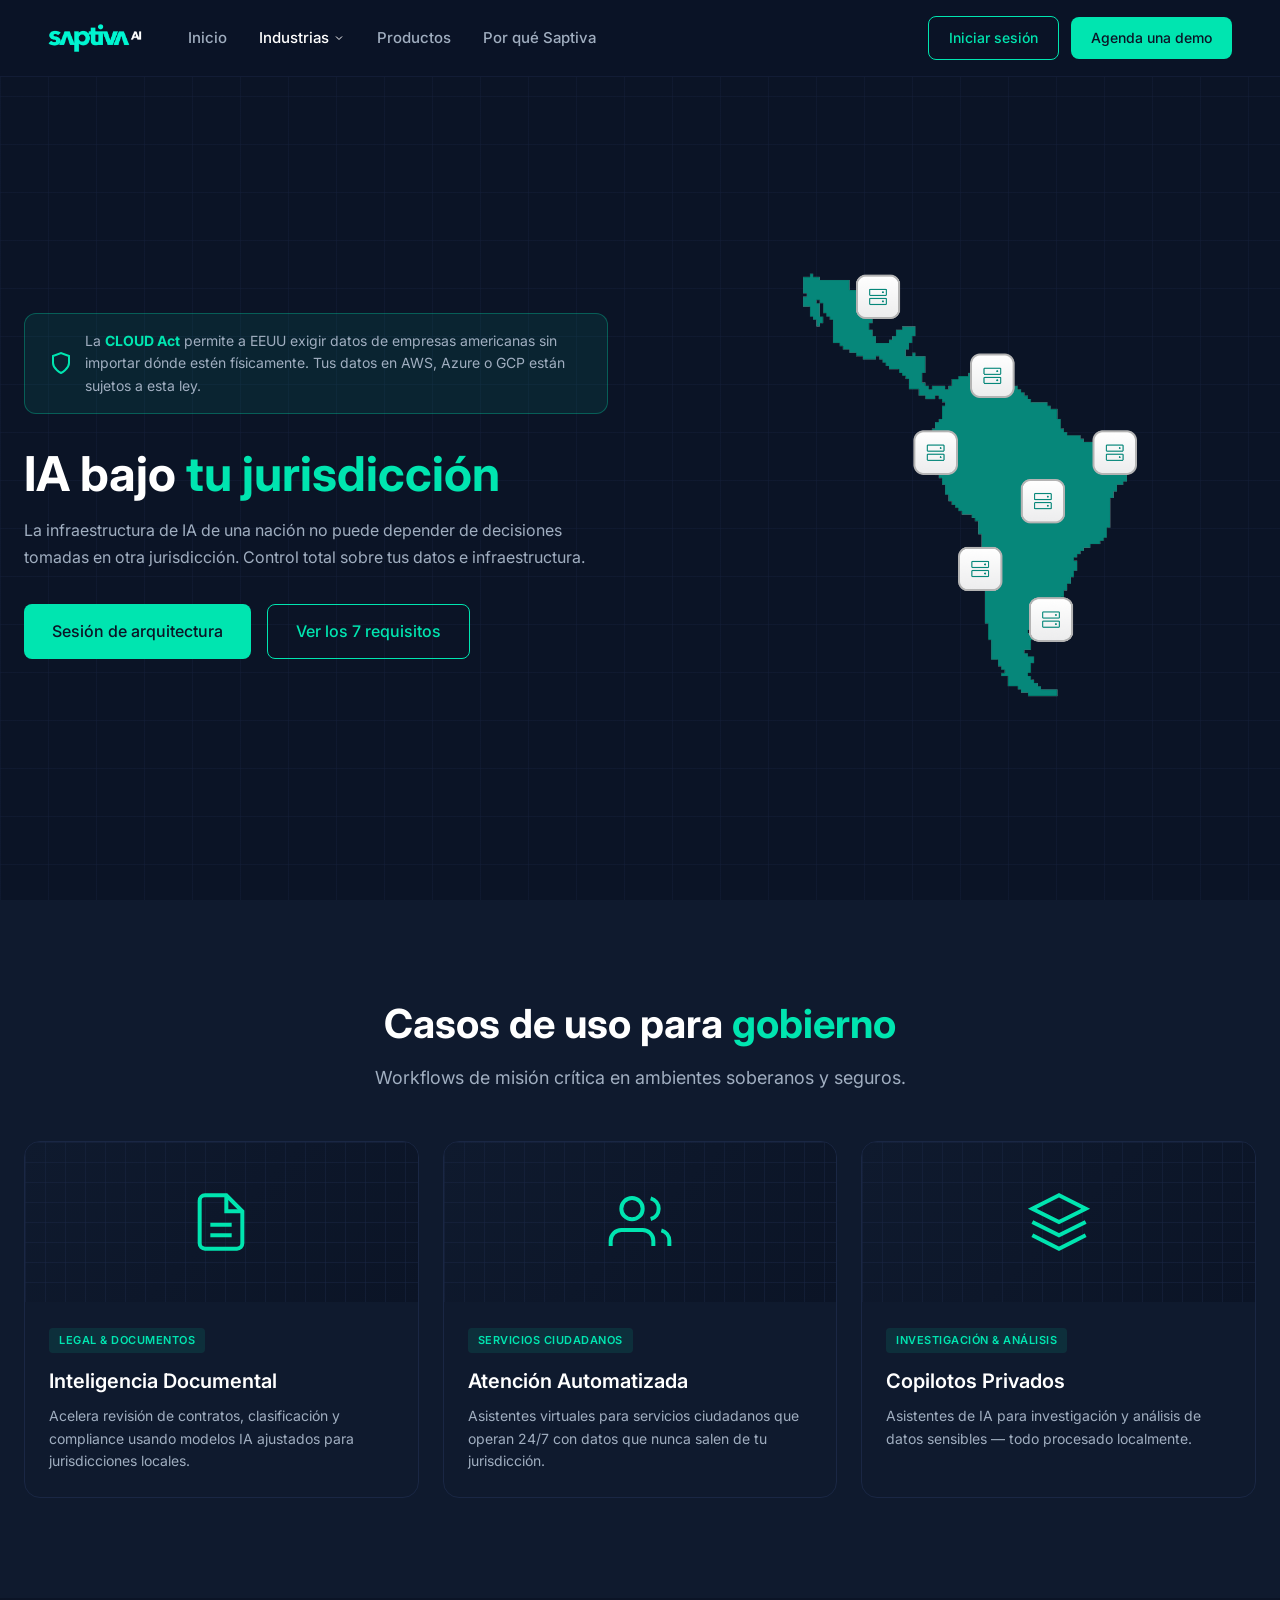
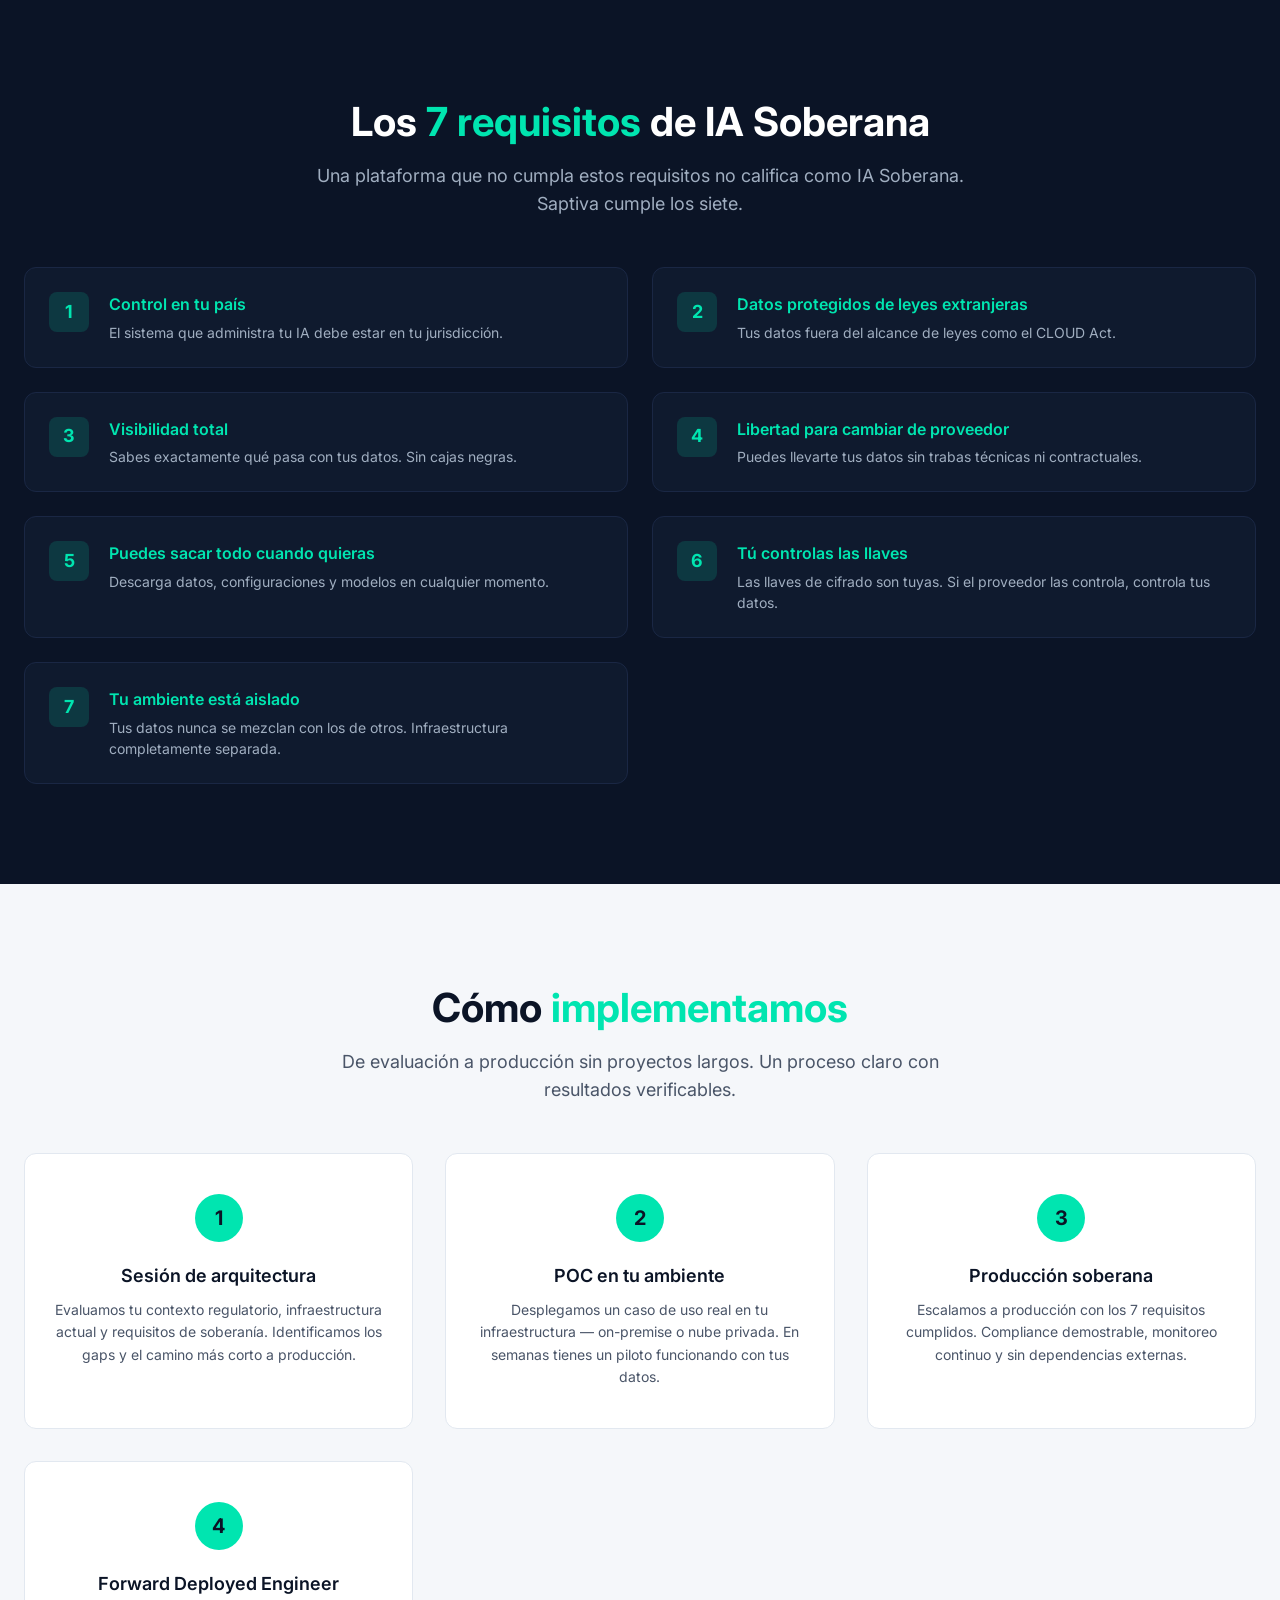
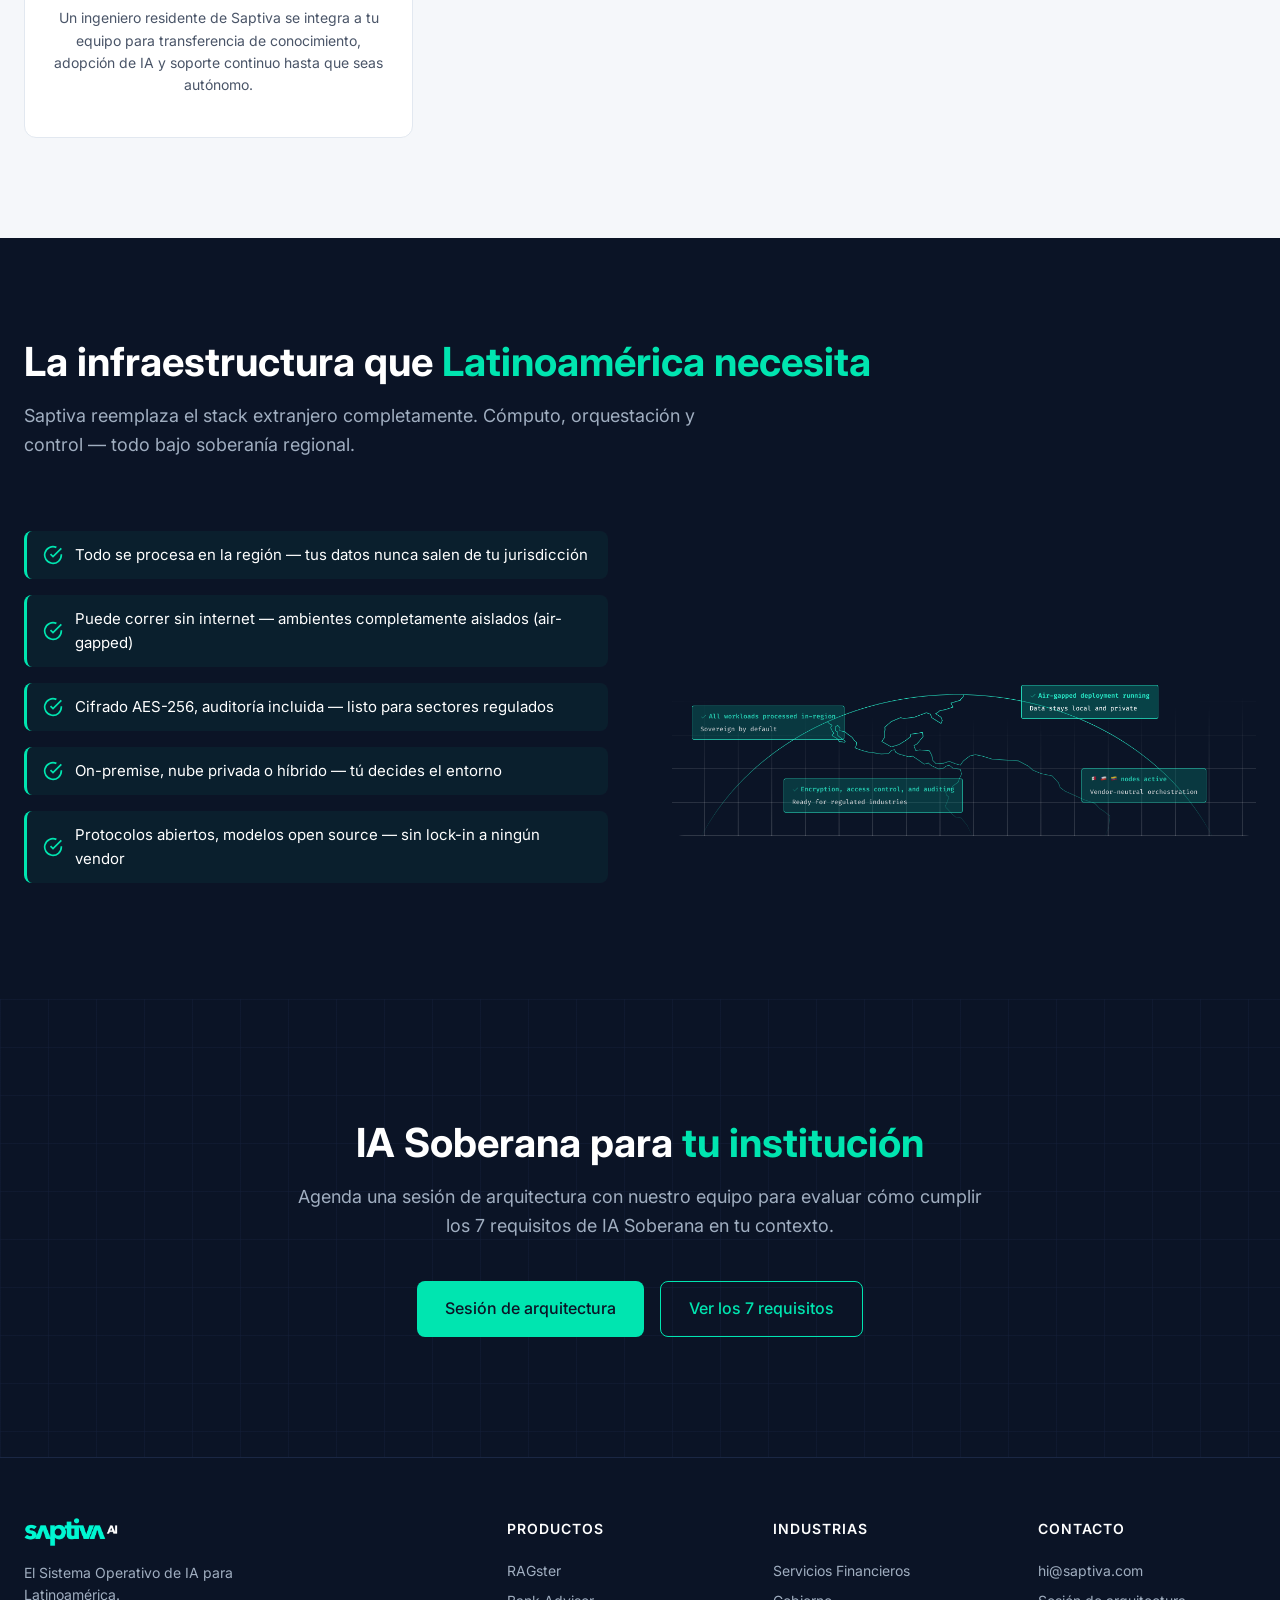
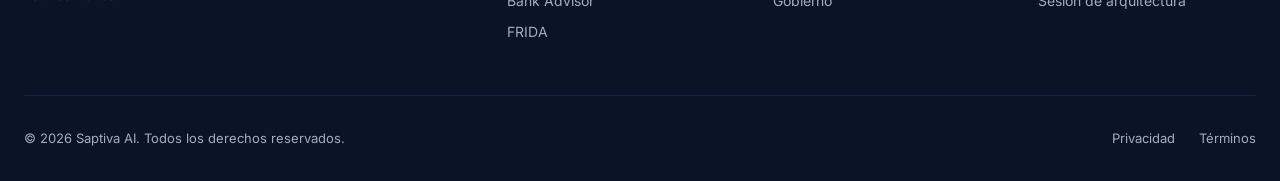
<file: output/gobierno/index.html>
<!DOCTYPE html>
<html lang="es">
<head>
  <meta charset="UTF-8">
  <meta name="viewport" content="width=device-width, initial-scale=1.0">
  <meta name="description" content="IA Soberana para el sector público. Control total sobre datos e infraestructura. Cumplimiento regulatorio garantizado. Sin dependencia de proveedores extranjeros.">
  <meta name="keywords" content="IA soberana, gobierno, sector público, CLOUD Act, control de datos, infraestructura local">
  <meta property="og:title" content="Saptiva - IA Soberana para Gobierno">
  <meta property="og:description" content="Los 7 requisitos de IA Soberana. Control plane bajo jurisdicción local. Sin dependencia legal extranjera.">
  <meta property="og:type" content="website">
  <meta property="og:image" content="../shared/assets/latam-map-servers.png">
  <title>Saptiva - IA Soberana para Gobierno | Control Total</title>

  <link rel="icon" href="../shared/assets/favicon.png" type="image/png">
  <link rel="preconnect" href="https://fonts.googleapis.com">
  <link rel="preconnect" href="https://fonts.gstatic.com" crossorigin>
  <link href="https://fonts.googleapis.com/css2?family=Inter:wght@400;500;600;700&display=swap" rel="stylesheet">
  <link rel="stylesheet" href="../shared/styles.css">

  <style>
    /* Page-specific: Gobierno */

    .hero {
      min-height: 100vh;
      position: relative;
      overflow: hidden;
    }
    .hero::before {
      content: '';
      position: absolute;
      inset: 0;
      background-image:
        linear-gradient(rgba(26,39,68,0.3) 1px, transparent 1px),
        linear-gradient(90deg, rgba(26,39,68,0.3) 1px, transparent 1px);
      background-size: 48px 48px;
      pointer-events: none;
    }
    .hero .container { position: relative; z-index: 1; }
    .hero-grid {
      display: grid;
      grid-template-columns: 1fr 1fr;
      gap: 64px;
      align-items: center;
    }

    /* Requisitos grid */
    .requisitos-grid {
      display: grid;
      grid-template-columns: repeat(2, 1fr);
      gap: 24px;
      margin-top: 48px;
    }

    /* Use cases */
    .usecases-grid {
      display: grid;
      grid-template-columns: repeat(3, 1fr);
      gap: 24px;
      margin-top: 48px;
    }
    .usecase-card {
      background: var(--bg-dark-card);
      border: 1px solid var(--border-dark);
      border-radius: 16px;
      overflow: hidden;
      transition: transform 0.2s ease, border-color 0.2s ease;
    }
    .usecase-card:hover { transform: translateY(-4px); border-color: var(--primary); }
    .usecase-image {
      height: 160px;
      display: flex;
      align-items: center;
      justify-content: center;
      background: linear-gradient(135deg, var(--bg-dark-card) 0%, var(--bg-dark) 100%);
      padding: 24px;
      position: relative;
    }
    .usecase-image::before {
      content: '';
      position: absolute;
      inset: 0;
      background-image:
        linear-gradient(rgba(26,39,68,0.5) 1px, transparent 1px),
        linear-gradient(90deg, rgba(26,39,68,0.5) 1px, transparent 1px);
      background-size: 20px 20px;
    }
    .usecase-image svg { width: 64px; height: 64px; color: var(--primary); position: relative; z-index: 1; }
    .usecase-content { padding: 24px; }
    .usecase-tag {
      display: inline-block; font-size: 11px; font-weight: 600; text-transform: uppercase;
      letter-spacing: 0.5px; color: var(--primary); background: rgba(0, 229, 176, 0.1);
      padding: 4px 10px; border-radius: 4px; margin-bottom: 12px;
    }
    .usecase-content h3 { font-size: 20px; font-weight: 600; color: var(--text-white); margin-bottom: 8px; }
    .usecase-content p { font-size: 14px; color: var(--text-muted); line-height: 1.6; }

    /* Steps */
    .steps-grid {
      display: grid;
      grid-template-columns: repeat(3, 1fr);
      gap: 32px;
      margin-top: 48px;
    }
    .step-card {
      text-align: center;
      padding: 40px 28px;
      background: var(--bg-white);
      border: 1px solid var(--border-light);
      border-radius: var(--radius-lg);
      position: relative;
    }
    .step-number {
      display: inline-flex;
      align-items: center;
      justify-content: center;
      width: 48px;
      height: 48px;
      background: var(--primary);
      color: var(--bg-dark);
      border-radius: 50%;
      font-weight: 700;
      font-size: 20px;
      margin-bottom: 20px;
    }
    .step-card h3 {
      color: var(--text-dark);
      font-size: 18px;
      font-weight: 600;
      margin-bottom: 8px;
    }
    .step-card p {
      color: var(--text-gray);
      font-size: 14px;
      line-height: 1.6;
    }

    /* Platform */
    .platform-grid {
      display: grid;
      grid-template-columns: 1fr 1fr;
      gap: 64px;
      align-items: center;
    }
    .platform-features { list-style: none; margin-top: 24px; }
    .platform-features li {
      display: flex;
      align-items: center;
      gap: 12px;
      margin-bottom: 16px;
      padding: 12px 16px;
      background: rgba(0, 229, 176, 0.05);
      border-radius: var(--radius-md);
      border-left: 3px solid var(--primary);
    }
    .platform-features li svg { width: 20px; height: 20px; color: var(--primary); flex-shrink: 0; }
    .platform-features li span { color: var(--text-white); font-size: 15px; }

    /* CTA */
    .cta-final {
      text-align: center;
      padding: 120px 0;
      position: relative;
      overflow: hidden;
    }
    .cta-final::before {
      content: '';
      position: absolute;
      inset: 0;
      background-image:
        linear-gradient(rgba(26,39,68,0.3) 1px, transparent 1px),
        linear-gradient(90deg, rgba(26,39,68,0.3) 1px, transparent 1px);
      background-size: 48px 48px;
      pointer-events: none;
    }
    .cta-final .container { position: relative; z-index: 1; }
    .cta-buttons { display: flex; justify-content: center; gap: 16px; flex-wrap: wrap; }

    @media (max-width: 1024px) {
      .hero-grid { grid-template-columns: 1fr; text-align: center; }
      .hero-content { max-width: 100%; }
      .hero-ctas { justify-content: center; }
      .requisitos-grid { grid-template-columns: 1fr; }
      .usecases-grid { grid-template-columns: 1fr; }
      .steps-grid { grid-template-columns: 1fr; }
      .platform-grid { grid-template-columns: 1fr; }
    }
    @media (max-width: 768px) {
      .cta-final { padding: 80px 0; }
      .cta-buttons { flex-direction: column; align-items: stretch; }
      .alert-banner { flex-direction: column; text-align: center; }
    }
  </style>
</head>
<body>

  <a href="#main-content" class="skip-link">Saltar al contenido principal</a>

  <nav class="nav" role="navigation" aria-label="Navegación principal">
    <div class="nav-left">
      <a href="../home/" class="nav-logo" aria-label="Saptiva - Inicio">
        <img src="assets/saptiva-logo.png" alt="Saptiva AI" style="height: 28px; width: auto;">
      </a>
      <ul class="nav-links">
        <li><a href="../home/" class="nav-link">Inicio</a></li>
        <li class="nav-dropdown">
          <a href="#" class="nav-link nav-dropdown-toggle current">Industrias <svg width="12" height="12" viewBox="0 0 24 24" fill="none" stroke="currentColor" stroke-width="2"><polyline points="6 9 12 15 18 9"/></svg></a>
          <ul class="nav-dropdown-menu">
            <li><a href="../financial-services/" class="nav-dropdown-item">Servicios Financieros</a></li>
            <li><a href="../gobierno/" class="nav-dropdown-item">Gobierno</a></li>
          </ul>
        </li>
        <li><a href="../home/#productos" class="nav-link">Productos</a></li>
        <li><a href="../home/#porque" class="nav-link">Por qué Saptiva</a></li>
      </ul>
    </div>
    <div class="nav-cta">
      <a href="https://lab.saptiva.com/api/auth/signin?callbackUrl=%2Flogin" class="btn-secondary btn-secondary-sm">Iniciar sesión</a>
      <a href="../demo/" class="btn-primary btn-primary-sm">Agenda una demo</a>
    </div>
    <button class="nav-hamburger" onclick="document.querySelector('.nav-links').classList.toggle('mobile-open')" aria-label="Abrir menú de navegación">
      <span></span><span></span><span></span>
    </button>
  </nav>

  <main id="main-content">

    <!-- 1. HERO: CLOUD Act + IA bajo tu jurisdicción -->
    <section class="hero section-dark" aria-labelledby="hero-title">
      <div class="container">
        <div class="hero-grid">
          <div class="hero-content">
            <div class="alert-banner">
              <svg width="24" height="24" viewBox="0 0 24 24" fill="none" stroke="currentColor" stroke-width="2">
                <path d="M12 22s8-4 8-10V5l-8-3-8 3v7c0 6 8 10 8 10z"/>
              </svg>
              <p>La <strong style="color: var(--primary);">CLOUD Act</strong> permite a EEUU exigir datos de empresas americanas sin importar dónde estén físicamente. Tus datos en AWS, Azure o GCP están sujetos a esta ley.</p>
            </div>
            <h1 id="hero-title" class="hero-title" style="margin-top: 24px;">
              IA bajo <span class="accent">tu jurisdicción</span>
            </h1>
            <p class="hero-description">
              La infraestructura de IA de una nación no puede depender de decisiones tomadas en otra jurisdicción. Control total sobre tus datos e infraestructura.
            </p>
            <div class="hero-ctas">
              <a href="../demo/" class="btn-primary">Sesión de arquitectura</a>
              <a href="#requisitos" class="btn-secondary">Ver los 7 requisitos</a>
            </div>
          </div>
          <div class="hero-visual">
            <img src="../shared/assets/latam-map-servers.png" alt="Infraestructura de IA Soberana en LATAM" loading="eager">
          </div>
        </div>
      </div>
    </section>

    <!-- 2. CASOS DE USO: Lo tangible -->
    <section id="casos" class="section-dark-card" style="padding: 100px 0;" aria-labelledby="casos-title">
      <div class="container">
        <h2 id="casos-title" class="section-title text-center" style="color: var(--text-white);">
          Casos de uso para <span class="accent">gobierno</span>
        </h2>
        <p class="section-subtitle text-center" style="margin: 0 auto; color: var(--text-muted);">
          Workflows de misión crítica en ambientes soberanos y seguros.
        </p>

        <div class="usecases-grid">
          <article class="usecase-card">
            <div class="usecase-image">
              <svg viewBox="0 0 24 24" fill="none" stroke="currentColor" stroke-width="1.5">
                <path d="M14 2H6a2 2 0 0 0-2 2v16a2 2 0 0 0 2 2h12a2 2 0 0 0 2-2V8z"/>
                <polyline points="14 2 14 8 20 8"/><line x1="16" y1="13" x2="8" y2="13"/><line x1="16" y1="17" x2="8" y2="17"/>
              </svg>
            </div>
            <div class="usecase-content">
              <span class="usecase-tag">Legal & Documentos</span>
              <h3>Inteligencia Documental</h3>
              <p>Acelera revisión de contratos, clasificación y compliance usando modelos IA ajustados para jurisdicciones locales.</p>
            </div>
          </article>

          <article class="usecase-card">
            <div class="usecase-image">
              <svg viewBox="0 0 24 24" fill="none" stroke="currentColor" stroke-width="1.5">
                <path d="M17 21v-2a4 4 0 0 0-4-4H5a4 4 0 0 0-4 4v2"/><circle cx="9" cy="7" r="4"/>
                <path d="M23 21v-2a4 4 0 0 0-3-3.87"/><path d="M16 3.13a4 4 0 0 1 0 7.75"/>
              </svg>
            </div>
            <div class="usecase-content">
              <span class="usecase-tag">Servicios Ciudadanos</span>
              <h3>Atención Automatizada</h3>
              <p>Asistentes virtuales para servicios ciudadanos que operan 24/7 con datos que nunca salen de tu jurisdicción.</p>
            </div>
          </article>

          <article class="usecase-card">
            <div class="usecase-image">
              <svg viewBox="0 0 24 24" fill="none" stroke="currentColor" stroke-width="1.5">
                <path d="M12 2L2 7l10 5 10-5-10-5z"/><path d="M2 17l10 5 10-5"/><path d="M2 12l10 5 10-5"/>
              </svg>
            </div>
            <div class="usecase-content">
              <span class="usecase-tag">Investigación & Análisis</span>
              <h3>Copilotos Privados</h3>
              <p>Asistentes de IA para investigación y análisis de datos sensibles — todo procesado localmente.</p>
            </div>
          </article>
        </div>
      </div>
    </section>

    <!-- 3. LOS 7 REQUISITOS: La sección estrella -->
    <section id="requisitos" class="section-dark" style="padding: 100px 0;" aria-labelledby="requisitos-title">
      <div class="container">
        <h2 id="requisitos-title" class="section-title text-center">
          Los <span class="accent">7 requisitos</span> de IA Soberana
        </h2>
        <p class="section-subtitle text-center" style="margin: 0 auto;">
          Una plataforma que no cumpla estos requisitos no califica como IA Soberana. Saptiva cumple los siete.
        </p>

        <div class="requisitos-grid">
          <article class="numbered-item">
            <div class="number">1</div>
            <div>
              <h4>Control en tu país</h4>
              <p>El sistema que administra tu IA debe estar en tu jurisdicción.</p>
            </div>
          </article>

          <article class="numbered-item">
            <div class="number">2</div>
            <div>
              <h4>Datos protegidos de leyes extranjeras</h4>
              <p>Tus datos fuera del alcance de leyes como el CLOUD Act.</p>
            </div>
          </article>

          <article class="numbered-item">
            <div class="number">3</div>
            <div>
              <h4>Visibilidad total</h4>
              <p>Sabes exactamente qué pasa con tus datos. Sin cajas negras.</p>
            </div>
          </article>

          <article class="numbered-item">
            <div class="number">4</div>
            <div>
              <h4>Libertad para cambiar de proveedor</h4>
              <p>Puedes llevarte tus datos sin trabas técnicas ni contractuales.</p>
            </div>
          </article>

          <article class="numbered-item">
            <div class="number">5</div>
            <div>
              <h4>Puedes sacar todo cuando quieras</h4>
              <p>Descarga datos, configuraciones y modelos en cualquier momento.</p>
            </div>
          </article>

          <article class="numbered-item">
            <div class="number">6</div>
            <div>
              <h4>Tú controlas las llaves</h4>
              <p>Las llaves de cifrado son tuyas. Si el proveedor las controla, controla tus datos.</p>
            </div>
          </article>

          <article class="numbered-item">
            <div class="number">7</div>
            <div>
              <h4>Tu ambiente está aislado</h4>
              <p>Tus datos nunca se mezclan con los de otros. Infraestructura completamente separada.</p>
            </div>
          </article>
        </div>
      </div>
    </section>

    <!-- 4. COMO FUNCIONA: Pasos concretos (NUEVO) -->
    <section class="section-light" style="padding: 100px 0;" aria-labelledby="pasos-title">
      <div class="container">
        <h2 id="pasos-title" class="section-title text-center">
          Cómo <span class="accent">implementamos</span>
        </h2>
        <p class="section-subtitle text-center" style="margin: 0 auto;">
          De evaluación a producción sin proyectos largos. Un proceso claro con resultados verificables.
        </p>

        <div class="steps-grid">
          <article class="step-card">
            <div class="step-number">1</div>
            <h3>Sesión de arquitectura</h3>
            <p>Evaluamos tu contexto regulatorio, infraestructura actual y requisitos de soberanía. Identificamos los gaps y el camino más corto a producción.</p>
          </article>

          <article class="step-card">
            <div class="step-number">2</div>
            <h3>POC en tu ambiente</h3>
            <p>Desplegamos un caso de uso real en tu infraestructura — on-premise o nube privada. En semanas tienes un piloto funcionando con tus datos.</p>
          </article>

          <article class="step-card">
            <div class="step-number">3</div>
            <h3>Producción soberana</h3>
            <p>Escalamos a producción con los 7 requisitos cumplidos. Compliance demostrable, monitoreo continuo y sin dependencias externas.</p>
          </article>

          <article class="step-card">
            <div class="step-number">4</div>
            <h3>Forward Deployed Engineer</h3>
            <p>Un ingeniero residente de Saptiva se integra a tu equipo para transferencia de conocimiento, adopción de IA y soporte continuo hasta que seas autónomo.</p>
          </article>
        </div>
      </div>
    </section>

    <!-- 5. LA PLATAFORMA: Una sola sección consolidada -->
    <section class="section-dark" style="padding: 100px 0;" aria-labelledby="platform-title">
      <div class="container">
        <h2 id="platform-title" class="section-title">
          La infraestructura que <span class="accent">Latinoamérica necesita</span>
        </h2>
        <p class="section-subtitle" style="margin-bottom: 48px;">
          Saptiva reemplaza el stack extranjero completamente. Cómputo, orquestación y control — todo bajo soberanía regional.
        </p>

        <div class="platform-grid">
          <div>
            <ul class="platform-features">
              <li>
                <svg viewBox="0 0 24 24" fill="none" stroke="currentColor" stroke-width="2"><path d="M22 11.08V12a10 10 0 1 1-5.93-9.14"/><polyline points="22 4 12 14.01 9 11.01"/></svg>
                <span>Todo se procesa en la región — tus datos nunca salen de tu jurisdicción</span>
              </li>
              <li>
                <svg viewBox="0 0 24 24" fill="none" stroke="currentColor" stroke-width="2"><path d="M22 11.08V12a10 10 0 1 1-5.93-9.14"/><polyline points="22 4 12 14.01 9 11.01"/></svg>
                <span>Puede correr sin internet — ambientes completamente aislados (air-gapped)</span>
              </li>
              <li>
                <svg viewBox="0 0 24 24" fill="none" stroke="currentColor" stroke-width="2"><path d="M22 11.08V12a10 10 0 1 1-5.93-9.14"/><polyline points="22 4 12 14.01 9 11.01"/></svg>
                <span>Cifrado AES-256, auditoría incluida — listo para sectores regulados</span>
              </li>
              <li>
                <svg viewBox="0 0 24 24" fill="none" stroke="currentColor" stroke-width="2"><path d="M22 11.08V12a10 10 0 1 1-5.93-9.14"/><polyline points="22 4 12 14.01 9 11.01"/></svg>
                <span>On-premise, nube privada o híbrido — tú decides el entorno</span>
              </li>
              <li>
                <svg viewBox="0 0 24 24" fill="none" stroke="currentColor" stroke-width="2"><path d="M22 11.08V12a10 10 0 1 1-5.93-9.14"/><polyline points="22 4 12 14.01 9 11.01"/></svg>
                <span>Protocolos abiertos, modelos open source — sin lock-in a ningún vendor</span>
              </li>
            </ul>
          </div>
          <div>
            <img src="../shared/assets/latam-map-tooltips.png" alt="Mapa de infraestructura soberana en Latinoamérica" style="border-radius: var(--radius-lg); max-width: 100%;" loading="lazy">
          </div>
        </div>
      </div>
    </section>

    <!-- 6. CTA FINAL -->
    <section class="cta-final section-dark" aria-labelledby="cta-title">
      <div class="container">
        <h2 id="cta-title" class="section-title">
          IA Soberana para <span class="accent">tu institución</span>
        </h2>
        <p class="section-subtitle" style="max-width: 700px; margin: 0 auto 40px;">
          Agenda una sesión de arquitectura con nuestro equipo para evaluar cómo cumplir los 7 requisitos de IA Soberana en tu contexto.
        </p>
        <div class="cta-buttons">
          <a href="../demo/" class="btn-primary">Sesión de arquitectura</a>
          <a href="#requisitos" class="btn-secondary">Ver los 7 requisitos</a>
        </div>
      </div>
    </section>

  </main>

  <footer class="footer" role="contentinfo">
    <div class="container">
      <div class="footer-grid">
        <div class="footer-brand">
          <img src="assets/saptiva-logo.png" alt="Saptiva AI" style="height: 28px; width: auto;">
          <p>El Sistema Operativo de IA para Latinoamérica.</p>
        </div>
        <div class="footer-col">
          <h4>Productos</h4>
          <a href="../home/#productos">RAGster</a>
          <a href="../home/#productos">Bank Advisor</a>
          <a href="../home/#productos">FRIDA</a>
        </div>
        <div class="footer-col">
          <h4>Industrias</h4>
          <a href="../financial-services/">Servicios Financieros</a>
          <a href="../gobierno/">Gobierno</a>
        </div>
        <div class="footer-col">
          <h4>Contacto</h4>
          <a href="mailto:hi@saptiva.com">hi@saptiva.com</a>
          <a href="../demo/">Sesión de arquitectura</a>
        </div>
      </div>
      <div class="footer-bottom">
        <p>&copy; 2026 Saptiva AI. Todos los derechos reservados.</p>
        <div class="footer-bottom-links">
          <a href="#">Privacidad</a>
          <a href="#">Términos</a>
        </div>
      </div>
    </div>
  </footer>

</body>
</html>
</file>
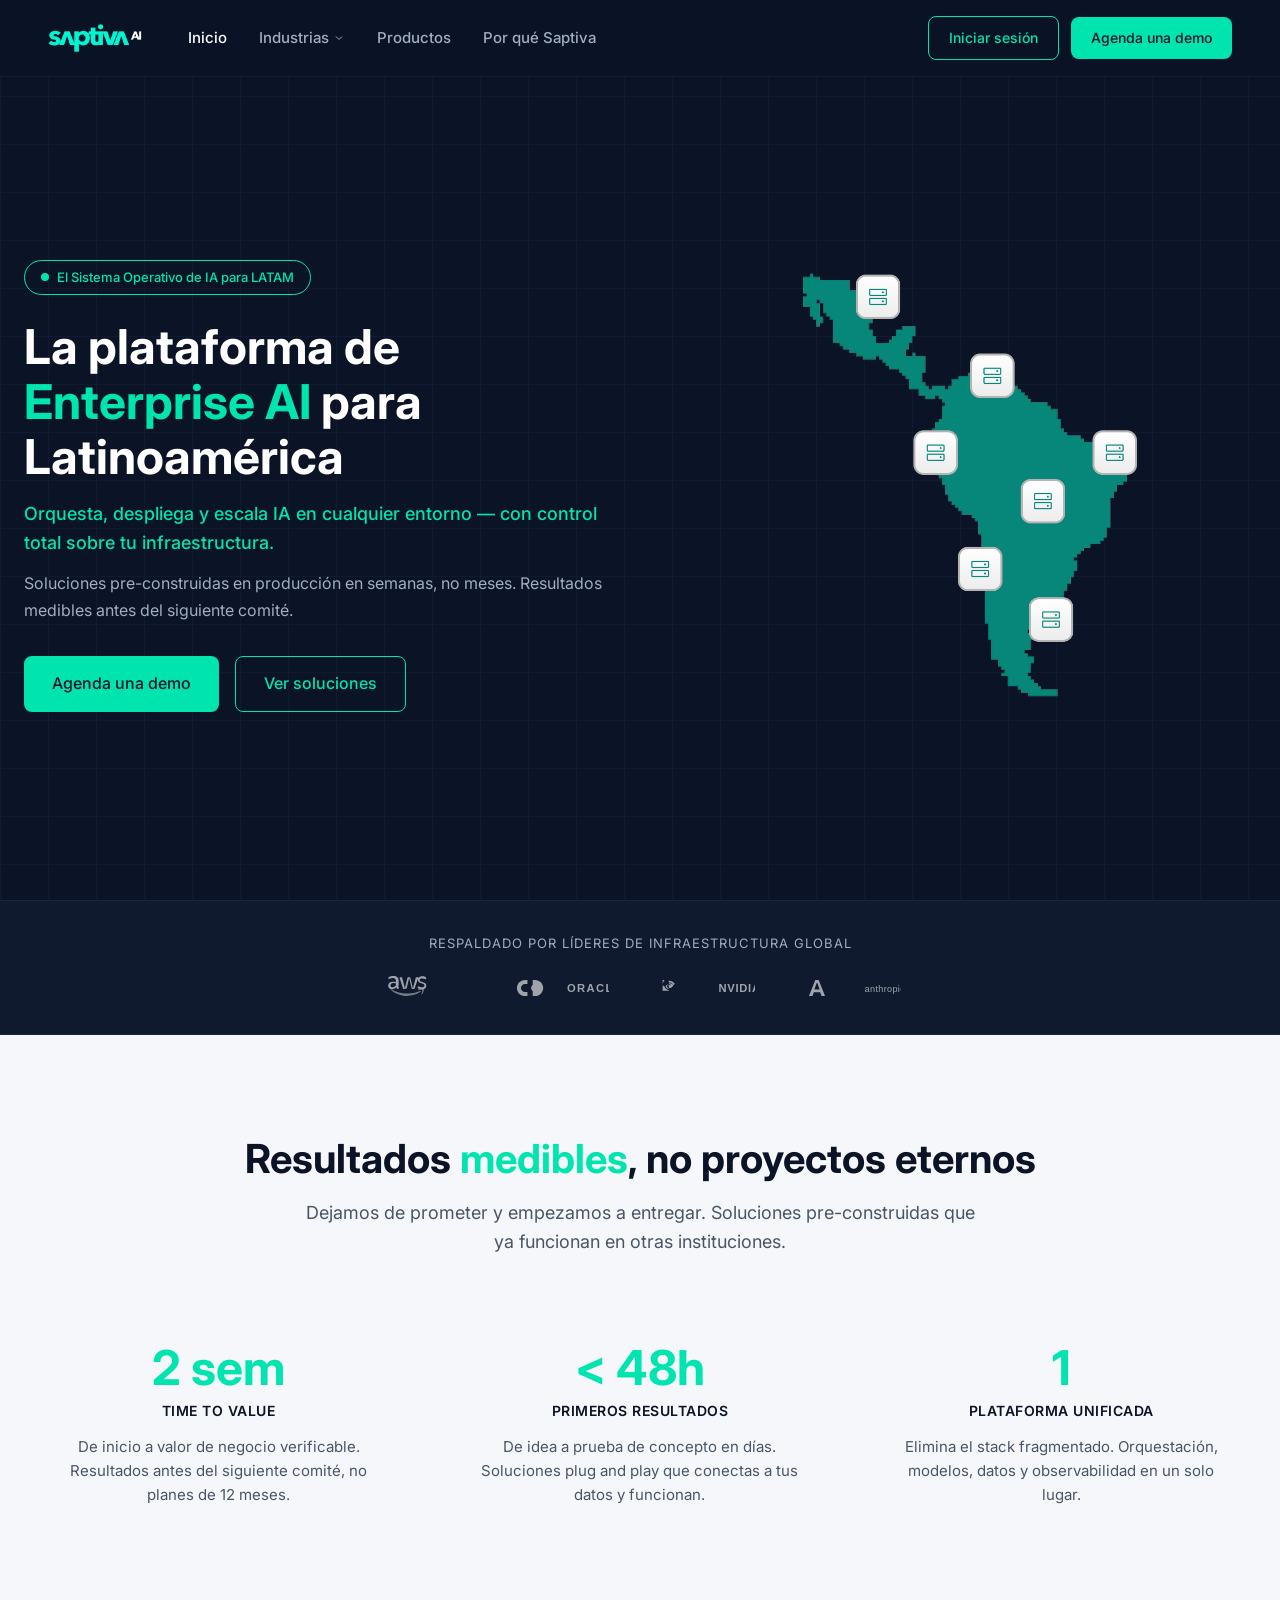
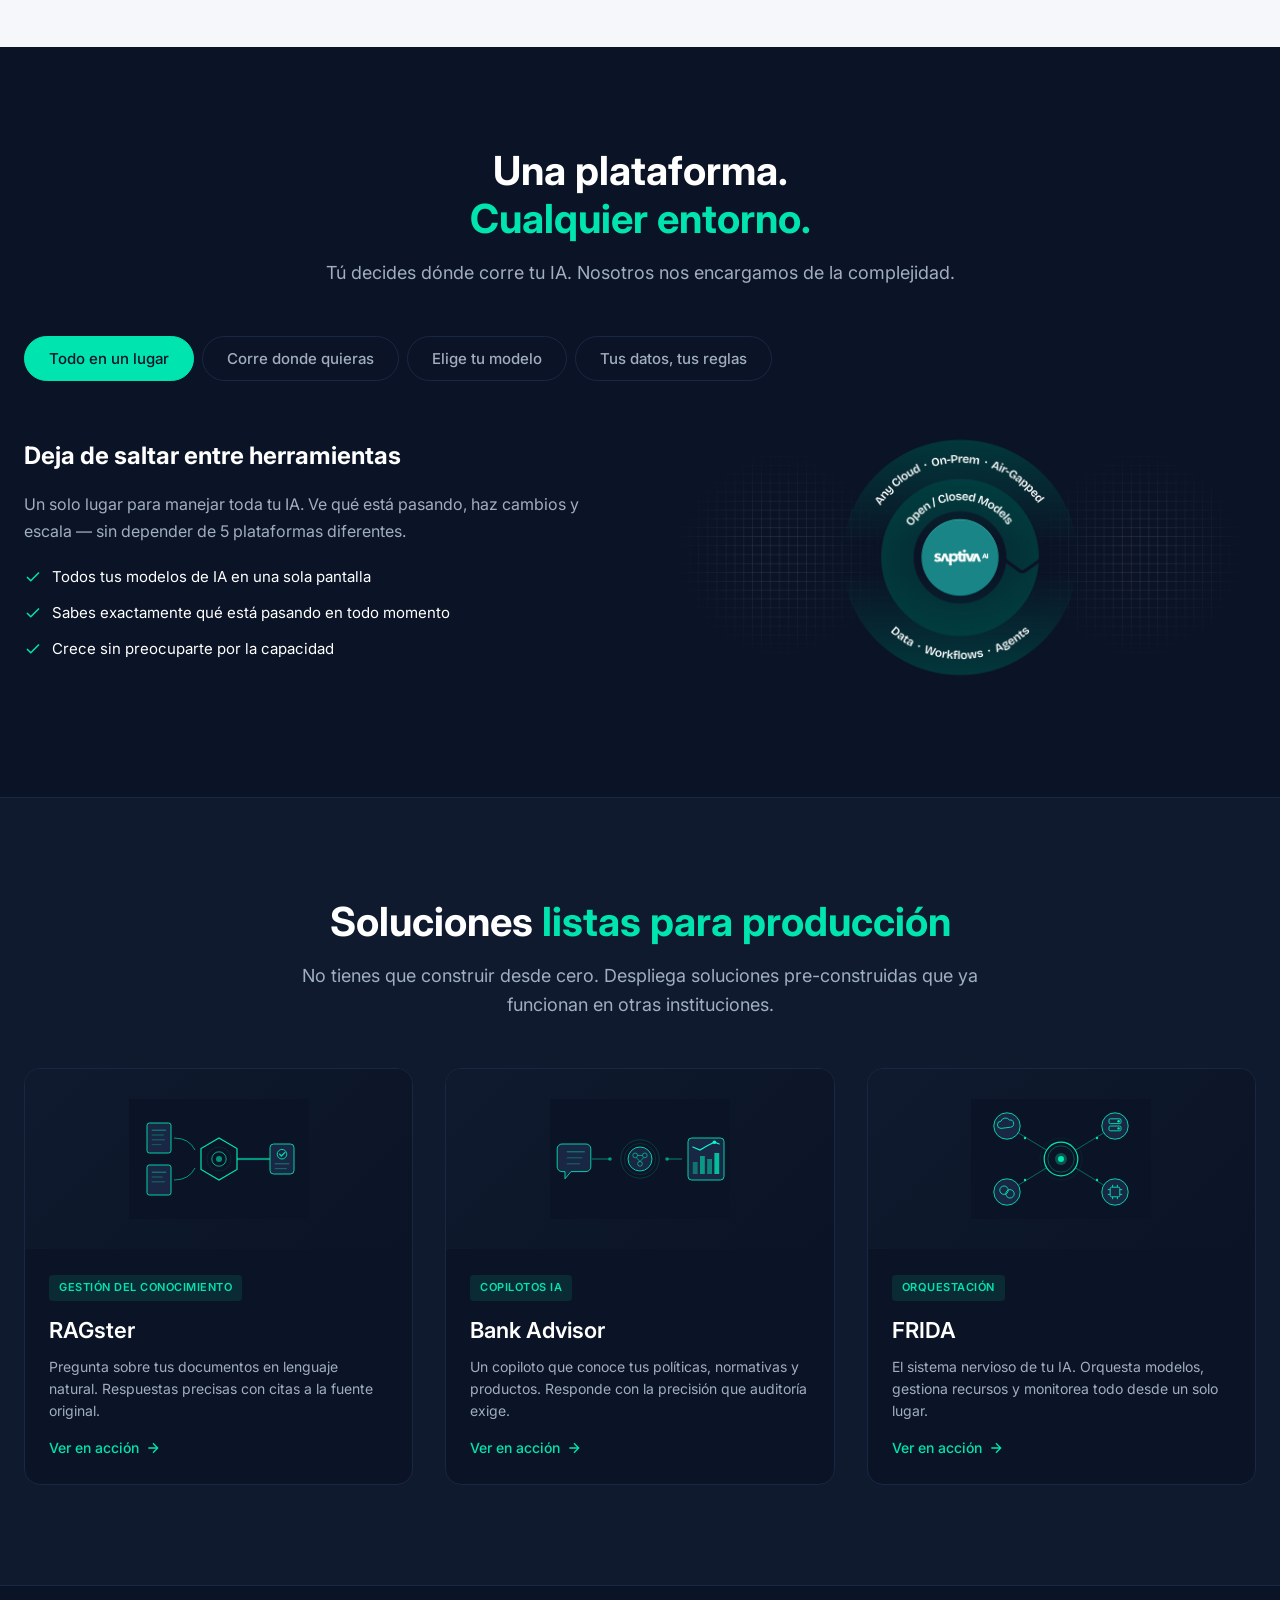
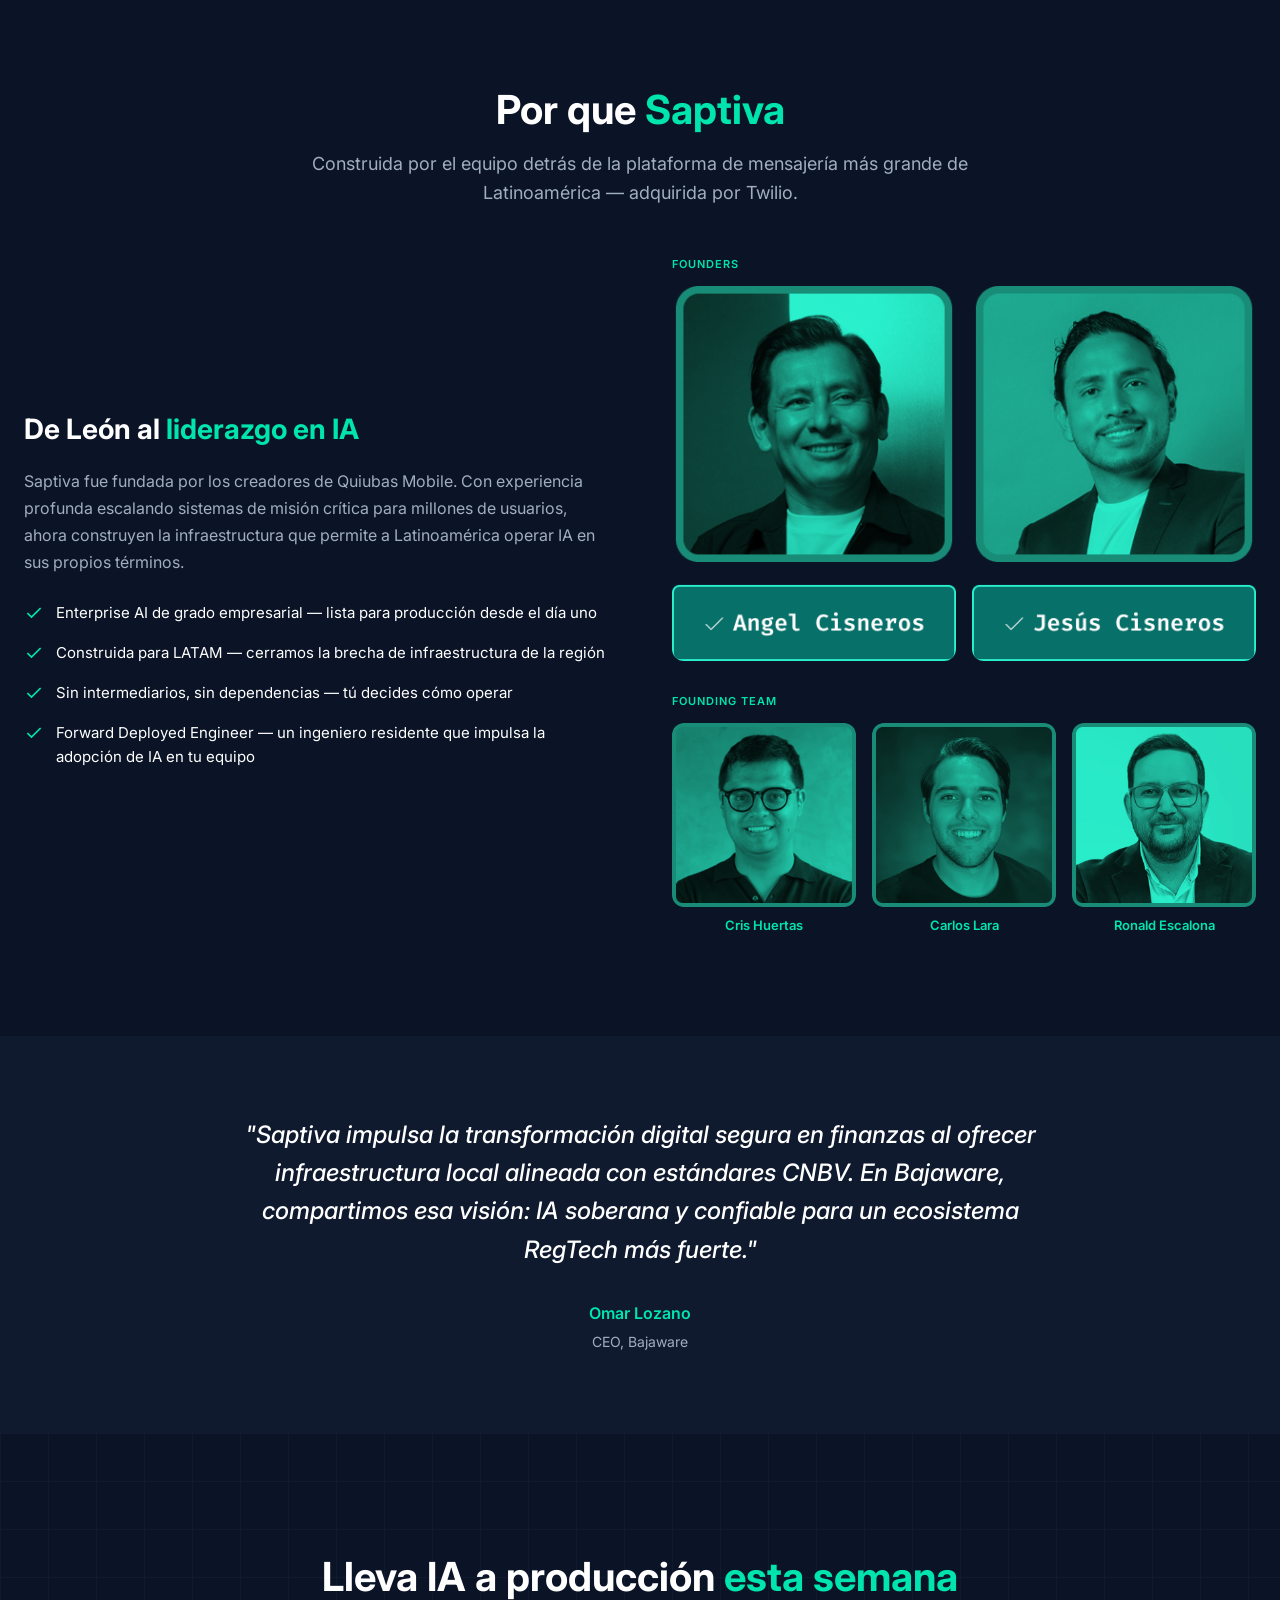
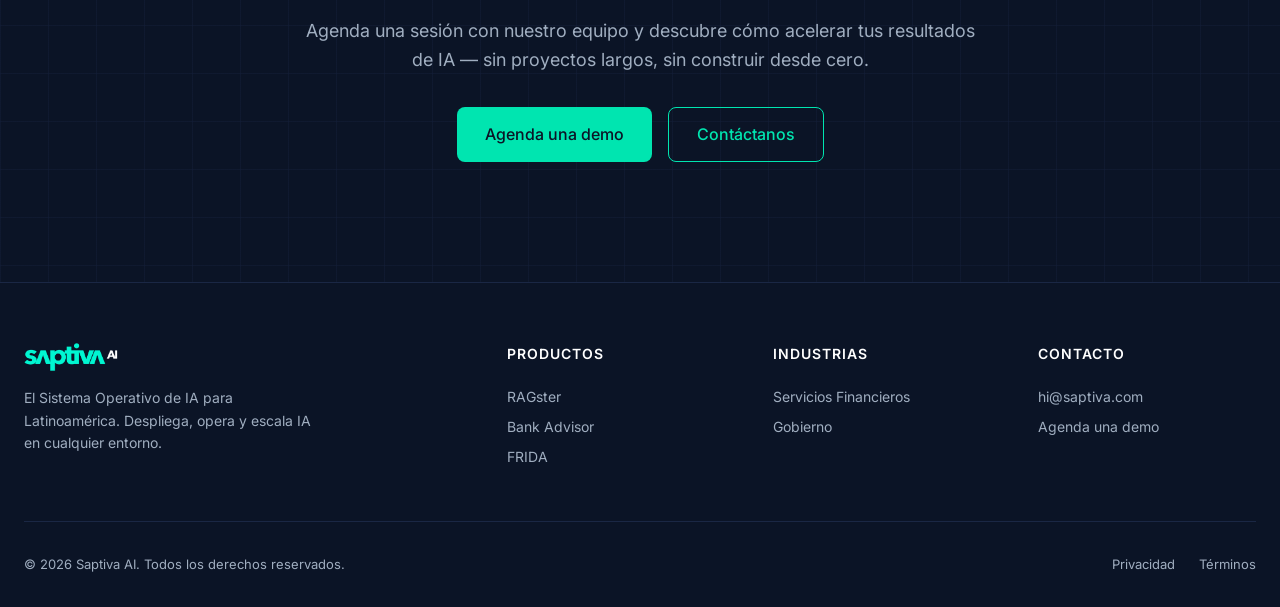
<file: output/home/index.html>
<!DOCTYPE html>
<html lang="es">
<head>
  <meta charset="UTF-8">
  <meta name="viewport" content="width=device-width, initial-scale=1.0">
  <meta name="description" content="Saptiva - El Sistema Operativo de IA para Latinoamérica. Despliega IA en producción en semanas con control total sobre tu infraestructura.">
  <meta name="keywords" content="plataforma IA, IA LATAM, sistema operativo IA, GenAI infrastructure, infraestructura IA, IA en producción">
  <meta property="og:title" content="Saptiva - El Sistema Operativo de IA para Latinoamérica">
  <meta property="og:description" content="Despliega IA en producción en semanas. Una plataforma, cualquier entorno. Control total sobre tus datos, modelos y despliegues.">
  <meta property="og:type" content="website">
  <meta property="og:image" content="../shared/assets/latam-map-servers.png">
  <title>Saptiva - El Sistema Operativo de IA para Latinoamérica</title>

  <link rel="icon" href="../shared/assets/favicon.png" type="image/png">
  <link rel="preconnect" href="https://fonts.googleapis.com">
  <link rel="preconnect" href="https://fonts.gstatic.com" crossorigin>
  <link href="https://fonts.googleapis.com/css2?family=Inter:wght@400;500;600;700&display=swap" rel="stylesheet">
  <link rel="stylesheet" href="../shared/styles.css">

  <style>
    /* Hero */
    .hero {
      min-height: 100vh;
      position: relative;
      overflow: hidden;
    }
    .hero::before {
      content: '';
      position: absolute;
      inset: 0;
      background-image:
        linear-gradient(rgba(26,39,68,0.3) 1px, transparent 1px),
        linear-gradient(90deg, rgba(26,39,68,0.3) 1px, transparent 1px);
      background-size: 48px 48px;
      pointer-events: none;
    }
    .hero .container { position: relative; z-index: 1; }
    .hero-grid {
      display: grid;
      grid-template-columns: 1fr 1fr;
      gap: 64px;
      align-items: center;
    }

    /* Partners */
    .partners-section {
      background: var(--bg-dark-card);
      border-top: 1px solid var(--border-dark);
      border-bottom: 1px solid var(--border-dark);
      padding: 32px 0;
    }
    .partners-label {
      text-align: center;
      color: var(--text-muted);
      font-size: 13px;
      text-transform: uppercase;
      letter-spacing: 1px;
      margin-bottom: 20px;
    }
    .partners-logos {
      display: flex;
      align-items: center;
      justify-content: center;
      gap: 48px;
      opacity: 0.6;
    }
    .partners-logos img {
      height: 28px;
      filter: grayscale(100%) brightness(2);
    }

    /* Value props */
    .value-grid {
      display: grid;
      grid-template-columns: repeat(3, 1fr);
      gap: 32px;
      margin-top: 48px;
    }
    .value-card {
      text-align: center;
      padding: 40px 32px;
    }
    .value-number {
      font-size: 48px;
      font-weight: 700;
      color: var(--primary);
      margin-bottom: 8px;
      line-height: 1;
    }
    .value-label {
      font-size: 14px;
      font-weight: 600;
      color: var(--text-dark);
      text-transform: uppercase;
      letter-spacing: 0.5px;
      margin-bottom: 12px;
    }
    .value-desc {
      font-size: 15px;
      color: var(--text-gray);
      line-height: 1.6;
    }

    /* Platform Tabs */
    .platform-tabs {
      display: flex;
      gap: 8px;
      margin-top: 48px;
      margin-bottom: 32px;
      flex-wrap: wrap;
    }
    .platform-tab {
      padding: 12px 24px;
      background: transparent;
      border: 1px solid var(--border-dark);
      border-radius: var(--radius-pill);
      color: var(--text-muted);
      font-family: var(--font-family);
      font-size: 15px;
      font-weight: 500;
      cursor: pointer;
      transition: all 0.2s ease;
    }
    .platform-tab:hover {
      border-color: var(--primary);
      color: var(--primary);
    }
    .platform-tab.active {
      background: var(--primary);
      border-color: var(--primary);
      color: var(--bg-dark);
    }
    .platform-panel {
      display: none;
    }
    .platform-panel.active {
      display: grid;
      grid-template-columns: 1fr 1fr;
      gap: 48px;
      align-items: center;
      animation: fadeIn 0.3s ease;
    }
    @keyframes fadeIn {
      from { opacity: 0; transform: translateY(8px); }
      to { opacity: 1; transform: translateY(0); }
    }
    .panel-content h3 {
      font-size: 24px;
      font-weight: 700;
      color: var(--text-white);
      margin-bottom: 16px;
    }
    .panel-content p {
      font-size: 16px;
      color: var(--text-muted);
      line-height: 1.7;
      margin-bottom: 20px;
    }
    .panel-highlights {
      list-style: none;
    }
    .panel-highlights li {
      display: flex;
      align-items: flex-start;
      gap: 10px;
      margin-bottom: 12px;
      color: var(--text-white);
      font-size: 15px;
    }
    .panel-highlights li svg {
      width: 18px;
      height: 18px;
      color: var(--primary);
      flex-shrink: 0;
      margin-top: 3px;
    }
    .panel-visual {
      display: flex;
      align-items: center;
      justify-content: center;
    }
    .panel-visual img {
      max-width: 100%;
      border-radius: var(--radius-lg);
    }

    /* Products */
    .products-section {
      background: var(--bg-dark-card);
      border-top: 1px solid var(--border-dark);
      border-bottom: 1px solid var(--border-dark);
    }
    .products-grid {
      display: grid;
      grid-template-columns: repeat(3, 1fr);
      gap: 32px;
      margin-top: 48px;
    }
    .product-card {
      background: var(--bg-dark);
      border: 1px solid var(--border-dark);
      border-radius: 16px;
      overflow: hidden;
      transition: transform 0.2s ease, border-color 0.2s ease;
      cursor: pointer;
    }
    .product-card:hover { transform: translateY(-4px); border-color: var(--primary); }
    .product-image {
      height: 180px;
      display: flex;
      align-items: center;
      justify-content: center;
      background: linear-gradient(135deg, var(--bg-dark-card) 0%, var(--bg-dark) 100%);
      padding: 24px;
    }
    .product-image img { max-height: 120px; max-width: 200px; object-fit: contain; }
    .product-content { padding: 24px; }
    .product-tag {
      display: inline-block; font-size: 11px; font-weight: 600; text-transform: uppercase;
      letter-spacing: 0.5px; color: var(--primary); background: rgba(0, 229, 176, 0.1);
      padding: 4px 10px; border-radius: 4px; margin-bottom: 12px;
    }
    .product-content h3 { font-size: 22px; font-weight: 600; color: var(--text-white); margin-bottom: 8px; }
    .product-content p { font-size: 14px; color: var(--text-muted); line-height: 1.6; margin-bottom: 12px; }
    .product-link {
      display: inline-flex; align-items: center; gap: 6px;
      color: var(--primary); font-size: 14px; font-weight: 500;
    }
    .product-link svg { transition: transform 0.2s ease; }
    .product-card:hover .product-link svg { transform: translateX(4px); }

    /* Founders */
    .founders-grid {
      display: grid;
      grid-template-columns: 1fr 1fr;
      gap: 64px;
      align-items: center;
      margin-top: 48px;
    }
    .founders-visual img {
      max-width: 100%;
      border-radius: var(--radius-lg);
    }
    .why-list { list-style: none; margin-top: 24px; }
    .why-list li {
      display: flex;
      align-items: flex-start;
      gap: 12px;
      margin-bottom: 16px;
      color: var(--text-white);
      font-size: 15px;
    }
    .why-list li svg { width: 20px; height: 20px; color: var(--primary); flex-shrink: 0; margin-top: 2px; }

    /* Industries */
    .industries-grid {
      display: grid;
      grid-template-columns: repeat(2, 1fr);
      gap: 32px;
      margin-top: 48px;
    }
    .industry-card {
      background: var(--bg-dark-card);
      border: 1px solid var(--border-dark);
      border-radius: 16px;
      padding: 40px;
      transition: transform 0.2s ease, border-color 0.2s ease;
      display: block;
    }
    .industry-card:hover { transform: translateY(-4px); border-color: var(--primary); }
    .industry-tag {
      display: inline-block; font-size: 11px; font-weight: 600; text-transform: uppercase;
      letter-spacing: 0.5px; color: var(--primary); background: rgba(0, 229, 176, 0.1);
      padding: 4px 12px; border-radius: 4px; margin-bottom: 16px;
    }
    .industry-card h3 { font-size: 28px; font-weight: 700; color: var(--text-white); margin-bottom: 12px; }
    .industry-card p { font-size: 16px; color: var(--text-muted); line-height: 1.6; margin-bottom: 20px; }
    .industry-link {
      display: inline-flex; align-items: center; gap: 8px;
      color: var(--primary); font-weight: 500; font-size: 15px;
    }
    .industry-link svg { width: 20px; height: 20px; transition: transform 0.2s ease; }
    .industry-card:hover .industry-link svg { transform: translateX(4px); }

    /* Testimonial */
    .testimonial-section {
      padding: 80px 0;
      background: var(--bg-dark-card);
    }
    .testimonial-content {
      max-width: 800px;
      margin: 0 auto;
      text-align: center;
    }
    .testimonial-quote {
      font-size: 24px;
      font-weight: 500;
      color: var(--text-white);
      line-height: 1.6;
      margin-bottom: 32px;
      font-style: italic;
    }
    .testimonial-author { color: var(--primary); font-weight: 600; font-size: 16px; }
    .testimonial-role { color: var(--text-muted); font-size: 14px; margin-top: 4px; }

    /* CTA */
    .cta-final {
      text-align: center;
      padding: 120px 0;
      position: relative;
      overflow: hidden;
    }
    .cta-final::before {
      content: '';
      position: absolute;
      inset: 0;
      background-image:
        linear-gradient(rgba(26,39,68,0.3) 1px, transparent 1px),
        linear-gradient(90deg, rgba(26,39,68,0.3) 1px, transparent 1px);
      background-size: 48px 48px;
      pointer-events: none;
    }
    .cta-final .container { position: relative; z-index: 1; }
    .cta-buttons { display: flex; justify-content: center; gap: 16px; flex-wrap: wrap; }

    /* Modal */
    .modal-overlay {
      position: fixed; inset: 0; background: rgba(11, 20, 38, 0.9);
      backdrop-filter: blur(4px); z-index: 1000; display: flex;
      align-items: center; justify-content: center;
      opacity: 0; visibility: hidden; transition: all 0.3s ease;
    }
    .modal-overlay.active { opacity: 1; visibility: visible; }
    .modal {
      background: var(--bg-dark-card); border: 1px solid var(--border-dark);
      border-radius: 16px; max-width: 800px; width: 90%; max-height: 90vh;
      overflow: auto; transform: translateY(20px); transition: transform 0.3s ease;
    }
    .modal-overlay.active .modal { transform: translateY(0); }
    .modal-header { display: flex; justify-content: space-between; align-items: flex-start; padding: 24px 24px 0; }
    .modal-close {
      background: none; border: none; color: var(--text-muted); cursor: pointer;
      padding: 8px; border-radius: var(--radius-md); transition: all 0.2s ease;
    }
    .modal-close:hover { background: rgba(255,255,255,0.1); color: var(--text-white); }
    .modal-close svg { width: 24px; height: 24px; }
    .modal-body { padding: 24px; }
    .modal-tag {
      display: inline-block; font-size: 11px; font-weight: 600; text-transform: uppercase;
      letter-spacing: 0.5px; color: var(--primary); background: rgba(0, 229, 176, 0.1);
      padding: 4px 10px; border-radius: 4px; margin-bottom: 8px;
    }
    .modal-title { font-size: 28px; font-weight: 700; color: var(--text-white); margin-bottom: 8px; }
    .modal-description { font-size: 16px; color: var(--text-muted); line-height: 1.7; margin-bottom: 24px; }
    .modal-video {
      position: relative; width: 100%; padding-bottom: 56.25%;
      background: var(--bg-dark); border-radius: var(--radius-lg); overflow: hidden;
    }
    .modal-video iframe { position: absolute; inset: 0; width: 100%; height: 100%; border: none; }

    /* Responsive */
    @media (max-width: 1024px) {
      .hero-grid { grid-template-columns: 1fr; text-align: center; }
      .hero-content { max-width: 100%; }
      .hero-ctas { justify-content: center; }
      .hero-visual { margin-top: 48px; }
      .value-grid { grid-template-columns: 1fr; }
      .platform-panel.active { grid-template-columns: 1fr; }
      .platform-tabs { justify-content: center; }
      .founders-grid { grid-template-columns: 1fr; }
      .products-grid { grid-template-columns: 1fr; }
      .industries-grid { grid-template-columns: 1fr; }
    }
    @media (max-width: 768px) {
      .cta-final { padding: 80px 0; }
      .cta-buttons { flex-direction: column; align-items: stretch; }
    }
  </style>
</head>
<body>

  <a href="#main-content" class="skip-link">Saltar al contenido principal</a>

  <nav class="nav" role="navigation" aria-label="Navegación principal">
    <div class="nav-left">
      <a href="../home/" class="nav-logo" aria-label="Saptiva - Inicio">
        <img src="assets/saptiva-logo.png" alt="Saptiva AI" style="height: 28px; width: auto;">
      </a>
      <ul class="nav-links">
        <li><a href="../home/" class="nav-link current">Inicio</a></li>
        <li class="nav-dropdown">
          <a href="#" class="nav-link nav-dropdown-toggle">Industrias <svg width="12" height="12" viewBox="0 0 24 24" fill="none" stroke="currentColor" stroke-width="2"><polyline points="6 9 12 15 18 9"/></svg></a>
          <ul class="nav-dropdown-menu">
            <li><a href="../financial-services/" class="nav-dropdown-item">Servicios Financieros</a></li>
            <li><a href="../gobierno/" class="nav-dropdown-item">Gobierno</a></li>
          </ul>
        </li>
        <li><a href="#productos" class="nav-link">Productos</a></li>
        <li><a href="#porque" class="nav-link">Por qué Saptiva</a></li>
      </ul>
    </div>
    <div class="nav-cta">
      <a href="https://lab.saptiva.com/api/auth/signin?callbackUrl=%2Flogin" class="btn-secondary btn-secondary-sm">Iniciar sesión</a>
      <a href="../demo/" class="btn-primary btn-primary-sm">Agenda una demo</a>
    </div>
    <button class="nav-hamburger" onclick="document.querySelector('.nav-links').classList.toggle('mobile-open')" aria-label="Abrir menú de navegación">
      <span></span><span></span><span></span>
    </button>
  </nav>

  <main id="main-content">

    <!-- 1. HERO: Quienes somos + propuesta de valor -->
    <section class="hero section-dark" aria-labelledby="hero-title">
      <div class="container">
        <div class="hero-grid">
          <div class="hero-content">
            <div class="badge">
              <span class="badge-dot"></span>
              El Sistema Operativo de IA para LATAM
            </div>
            <h1 id="hero-title" class="hero-title" style="margin-top: 24px;">
              La plataforma de <span class="accent">Enterprise AI</span> para Latinoamérica
            </h1>
            <p class="hero-subtitle">
              Orquesta, despliega y escala IA en cualquier entorno — con control total sobre tu infraestructura.
            </p>
            <p class="hero-description">
              Soluciones pre-construidas en producción en semanas, no meses. Resultados medibles antes del siguiente comité.
            </p>
            <div class="hero-ctas">
              <a href="../demo/" class="btn-primary">Agenda una demo</a>
              <a href="#productos" class="btn-secondary">Ver soluciones</a>
            </div>
          </div>
          <div class="hero-visual">
            <img src="../shared/assets/latam-map-servers.png" alt="Plataforma de IA desplegada en Latinoamérica" loading="eager">
          </div>
        </div>
      </div>
    </section>

    <!-- 2. PARTNERS: Credibilidad inmediata -->
    <section class="partners-section" aria-label="Partners y certificaciones">
      <div class="container">
        <p class="partners-label">Respaldado por líderes de infraestructura global</p>
        <div class="partners-logos">
          <img src="assets/logo-aws.svg" alt="AWS">
          <img src="assets/logo-oracle.svg" alt="Oracle">
          <img src="assets/logo-nvidia.svg" alt="NVIDIA Inception">
          <img src="assets/logo-anthropic.svg" alt="Anthropic">
        </div>
      </div>
    </section>

    <!-- 3. QUE RESOLVEMOS: Velocidad + Impacto -->
    <section class="section-light" style="padding: 100px 0;" aria-labelledby="value-title">
      <div class="container">
        <h2 id="value-title" class="section-title text-center">
          Resultados <span class="accent">medibles</span>, no proyectos eternos
        </h2>
        <p class="section-subtitle text-center" style="margin: 0 auto;">
          Dejamos de prometer y empezamos a entregar. Soluciones pre-construidas que ya funcionan en otras instituciones.
        </p>

        <div class="value-grid">
          <article class="value-card">
            <div class="value-number">2 sem</div>
            <div class="value-label">Time to Value</div>
            <p class="value-desc">De inicio a valor de negocio verificable. Resultados antes del siguiente comité, no planes de 12 meses.</p>
          </article>
          <article class="value-card">
            <div class="value-number">&lt; 48h</div>
            <div class="value-label">Primeros resultados</div>
            <p class="value-desc">De idea a prueba de concepto en días. Soluciones plug and play que conectas a tus datos y funcionan.</p>
          </article>
          <article class="value-card">
            <div class="value-number">1</div>
            <div class="value-label">Plataforma unificada</div>
            <p class="value-desc">Elimina el stack fragmentado. Orquestación, modelos, datos y observabilidad en un solo lugar.</p>
          </article>
        </div>
      </div>
    </section>

    <!-- 4. COMO FUNCIONA: Tabs interactivos -->
    <section class="section-dark" style="padding: 100px 0;" aria-labelledby="platform-title">
      <div class="container">
        <h2 id="platform-title" class="section-title text-center">
          Una plataforma.<br><span class="accent">Cualquier entorno.</span>
        </h2>
        <p class="section-subtitle text-center" style="margin: 0 auto;">
          Tú decides dónde corre tu IA. Nosotros nos encargamos de la complejidad.
        </p>

        <div class="platform-tabs" role="tablist">
          <button class="platform-tab active" role="tab" aria-selected="true" onclick="switchTab(0)">Todo en un lugar</button>
          <button class="platform-tab" role="tab" aria-selected="false" onclick="switchTab(1)">Corre donde quieras</button>
          <button class="platform-tab" role="tab" aria-selected="false" onclick="switchTab(2)">Elige tu modelo</button>
          <button class="platform-tab" role="tab" aria-selected="false" onclick="switchTab(3)">Tus datos, tus reglas</button>
        </div>

        <!-- Tab 0: Todo en un lugar -->
        <div class="platform-panel active" role="tabpanel">
          <div class="panel-content">
            <h3>Deja de saltar entre herramientas</h3>
            <p>Un solo lugar para manejar toda tu IA. Ve qué está pasando, haz cambios y escala — sin depender de 5 plataformas diferentes.</p>
            <ul class="panel-highlights">
              <li><svg viewBox="0 0 24 24" fill="none" stroke="currentColor" stroke-width="2"><polyline points="20 6 9 17 4 12"/></svg> Todos tus modelos de IA en una sola pantalla</li>
              <li><svg viewBox="0 0 24 24" fill="none" stroke="currentColor" stroke-width="2"><polyline points="20 6 9 17 4 12"/></svg> Sabes exactamente qué está pasando en todo momento</li>
              <li><svg viewBox="0 0 24 24" fill="none" stroke="currentColor" stroke-width="2"><polyline points="20 6 9 17 4 12"/></svg> Crece sin preocuparte por la capacidad</li>
            </ul>
          </div>
          <div class="panel-visual">
            <img src="../shared/assets/concentric-diagram.png" alt="Plataforma unificada Saptiva" loading="lazy">
          </div>
        </div>

        <!-- Tab 1: Corre donde quieras -->
        <div class="platform-panel" role="tabpanel">
          <div class="panel-content">
            <h3>Tu IA corre donde tú decidas</h3>
            <p>En la nube, en tus servidores, o en un ambiente completamente aislado. La misma experiencia sin importar dónde esté tu infraestructura.</p>
            <ul class="panel-highlights">
              <li><svg viewBox="0 0 24 24" fill="none" stroke="currentColor" stroke-width="2"><polyline points="20 6 9 17 4 12"/></svg> Nube pública, privada o tus propios servidores</li>
              <li><svg viewBox="0 0 24 24" fill="none" stroke="currentColor" stroke-width="2"><polyline points="20 6 9 17 4 12"/></svg> Funciona incluso sin conexión a internet</li>
              <li><svg viewBox="0 0 24 24" fill="none" stroke="currentColor" stroke-width="2"><polyline points="20 6 9 17 4 12"/></svg> Cámbiate de proveedor cuando quieras, sin rehacer nada</li>
            </ul>
          </div>
          <div class="panel-visual">
            <img src="../shared/assets/latam-map-servers.png" alt="Despliegue flexible en LATAM" loading="lazy">
          </div>
        </div>

        <!-- Tab 2: Elige tu modelo -->
        <div class="platform-panel" role="tabpanel">
          <div class="panel-content">
            <h3>Usa el modelo que mejor te funcione</h3>
            <p>No te amarres a un solo proveedor de IA. Usa el que necesites hoy y cambia mañana si encuentras algo mejor.</p>
            <ul class="panel-highlights">
              <li><svg viewBox="0 0 24 24" fill="none" stroke="currentColor" stroke-width="2"><polyline points="20 6 9 17 4 12"/></svg> Compatible con los principales modelos del mercado</li>
              <li><svg viewBox="0 0 24 24" fill="none" stroke="currentColor" stroke-width="2"><polyline points="20 6 9 17 4 12"/></svg> Entrena modelos con tu propia información</li>
              <li><svg viewBox="0 0 24 24" fill="none" stroke="currentColor" stroke-width="2"><polyline points="20 6 9 17 4 12"/></svg> La plataforma elige automáticamente el mejor modelo para cada tarea</li>
            </ul>
          </div>
          <div class="panel-visual">
            <img src="../shared/assets/illustration-server-connect.png" alt="Libertad de modelos" loading="lazy">
          </div>
        </div>

        <!-- Tab 3: Tus datos, tus reglas -->
        <div class="platform-panel" role="tabpanel">
          <div class="panel-content">
            <h3>Tu información nunca sale de tu control</h3>
            <p>Tus datos se quedan donde tú dices. Protegidos, auditables y listos para cualquier revisión regulatoria.</p>
            <ul class="panel-highlights">
              <li><svg viewBox="0 0 24 24" fill="none" stroke="currentColor" stroke-width="2"><polyline points="20 6 9 17 4 12"/></svg> Tus datos nunca salen de tu país</li>
              <li><svg viewBox="0 0 24 24" fill="none" stroke="currentColor" stroke-width="2"><polyline points="20 6 9 17 4 12"/></svg> Solo tú tienes las llaves para acceder a la información</li>
              <li><svg viewBox="0 0 24 24" fill="none" stroke="currentColor" stroke-width="2"><polyline points="20 6 9 17 4 12"/></svg> Genera reportes de cumplimiento en horas, no semanas</li>
            </ul>
          </div>
          <div class="panel-visual">
            <img src="../shared/assets/illustration-government-shield.png" alt="Protección de datos" loading="lazy">
          </div>
        </div>

      </div>
    </section>

    <!-- 5. PRODUCTOS: Lo tangible que puedes comprar hoy -->
    <section id="productos" class="products-section" style="padding: 100px 0;" aria-labelledby="productos-title">
      <div class="container">
        <h2 id="productos-title" class="section-title text-center" style="color: var(--text-white);">
          Soluciones <span class="accent">listas para producción</span>
        </h2>
        <p class="section-subtitle text-center" style="margin: 0 auto; color: var(--text-muted);">
          No tienes que construir desde cero. Despliega soluciones pre-construidas que ya funcionan en otras instituciones.
        </p>

        <div class="products-grid">
          <article class="product-card" onclick="openModal('ragster')" tabindex="0" role="button" aria-label="Ver demo de RAGster">
            <div class="product-image">
              <img src="assets/concept-rag.svg" alt="RAGster">
            </div>
            <div class="product-content">
              <span class="product-tag">Gestión del Conocimiento</span>
              <h3>RAGster</h3>
              <p>Pregunta sobre tus documentos en lenguaje natural. Respuestas precisas con citas a la fuente original.</p>
              <span class="product-link">Ver en acción <svg width="16" height="16" viewBox="0 0 24 24" fill="none" stroke="currentColor" stroke-width="2"><path d="M5 12h14M12 5l7 7-7 7"/></svg></span>
            </div>
          </article>

          <article class="product-card" onclick="openModal('bankadvisor')" tabindex="0" role="button" aria-label="Ver demo de Bank Advisor">
            <div class="product-image">
              <img src="assets/concept-copilot.svg" alt="Bank Advisor">
            </div>
            <div class="product-content">
              <span class="product-tag">Copilotos IA</span>
              <h3>Bank Advisor</h3>
              <p>Un copiloto que conoce tus políticas, normativas y productos. Responde con la precisión que auditoría exige.</p>
              <span class="product-link">Ver en acción <svg width="16" height="16" viewBox="0 0 24 24" fill="none" stroke="currentColor" stroke-width="2"><path d="M5 12h14M12 5l7 7-7 7"/></svg></span>
            </div>
          </article>

          <article class="product-card" onclick="openModal('frida')" tabindex="0" role="button" aria-label="Ver demo de FRIDA">
            <div class="product-image">
              <img src="assets/concept-orchestration.svg" alt="FRIDA">
            </div>
            <div class="product-content">
              <span class="product-tag">Orquestación</span>
              <h3>FRIDA</h3>
              <p>El sistema nervioso de tu IA. Orquesta modelos, gestiona recursos y monitorea todo desde un solo lugar.</p>
              <span class="product-link">Ver en acción <svg width="16" height="16" viewBox="0 0 24 24" fill="none" stroke="currentColor" stroke-width="2"><path d="M5 12h14M12 5l7 7-7 7"/></svg></span>
            </div>
          </article>
        </div>
      </div>
    </section>

    <!-- 6. POR QUE SAPTIVA: Credibilidad de ejecución -->
    <section id="porque" class="section-dark" style="padding: 100px 0;" aria-labelledby="porque-title">
      <div class="container">
        <h2 id="porque-title" class="section-title text-center">
          Por que <span class="accent">Saptiva</span>
        </h2>
        <p class="section-subtitle text-center" style="margin: 0 auto;">
          Construida por el equipo detrás de la plataforma de mensajería más grande de Latinoamérica — adquirida por Twilio.
        </p>

        <div class="founders-grid">
          <div>
            <h3 style="font-size: 28px; font-weight: 700; color: var(--text-white); margin-bottom: 16px;">
              De León al <span class="accent">liderazgo en IA</span>
            </h3>
            <p style="font-size: 16px; color: var(--text-muted); line-height: 1.7; margin-bottom: 24px;">
              Saptiva fue fundada por los creadores de Quiubas Mobile. Con experiencia profunda escalando sistemas de misión crítica para millones de usuarios, ahora construyen la infraestructura que permite a Latinoamérica operar IA en sus propios términos.
            </p>
            <ul class="why-list">
              <li>
                <svg viewBox="0 0 24 24" fill="none" stroke="currentColor" stroke-width="2"><polyline points="20 6 9 17 4 12"/></svg>
                Enterprise AI de grado empresarial — lista para producción desde el día uno
              </li>
              <li>
                <svg viewBox="0 0 24 24" fill="none" stroke="currentColor" stroke-width="2"><polyline points="20 6 9 17 4 12"/></svg>
                Construida para LATAM — cerramos la brecha de infraestructura de la región
              </li>
              <li>
                <svg viewBox="0 0 24 24" fill="none" stroke="currentColor" stroke-width="2"><polyline points="20 6 9 17 4 12"/></svg>
                Sin intermediarios, sin dependencias — tú decides cómo operar
              </li>
              <li>
                <svg viewBox="0 0 24 24" fill="none" stroke="currentColor" stroke-width="2"><polyline points="20 6 9 17 4 12"/></svg>
                Forward Deployed Engineer — un ingeniero residente que impulsa la adopción de IA en tu equipo
              </li>
            </ul>
          </div>
          <div class="founders-visual" style="display: flex; flex-direction: column; gap: 32px;">
            <div>
              <p style="font-size: 11px; font-weight: 600; text-transform: uppercase; letter-spacing: 1px; color: var(--primary); margin-bottom: 12px;">Founders</p>
              <div style="display: grid; grid-template-columns: repeat(2, 1fr); gap: 16px;">
                <div style="text-align: center;">
                  <img src="../shared/assets/team-angel-cisneros.png" alt="Angel Cisneros" style="width: 100%; border-radius: var(--radius-lg);">
                </div>
                <div style="text-align: center;">
                  <img src="../shared/assets/team-jesus-cisneros.png" alt="Jesus Cisneros" style="width: 100%; border-radius: var(--radius-lg);">
                </div>
              </div>
            </div>
            <div>
              <p style="font-size: 11px; font-weight: 600; text-transform: uppercase; letter-spacing: 1px; color: var(--primary); margin-bottom: 12px;">Founding Team</p>
              <div style="display: grid; grid-template-columns: repeat(3, 1fr); gap: 16px;">
                <div style="text-align: center;">
                  <img src="../shared/assets/team-member-4.png" alt="Cris Huertas" style="width: 100%; aspect-ratio: 1; object-fit: cover; border-radius: var(--radius-lg);">
                  <p style="color: var(--primary); font-size: 13px; font-weight: 600; margin-top: 8px;">Cris Huertas</p>
                </div>
                <div style="text-align: center;">
                  <img src="../shared/assets/team-member-5.png" alt="Carlos Lara" style="width: 100%; aspect-ratio: 1; object-fit: cover; border-radius: var(--radius-lg);">
                  <p style="color: var(--primary); font-size: 13px; font-weight: 600; margin-top: 8px;">Carlos Lara</p>
                </div>
                <div style="text-align: center;">
                  <img src="../shared/assets/team-member-3.png" alt="Ronald Escalona" style="width: 100%; aspect-ratio: 1; object-fit: cover; border-radius: var(--radius-lg);">
                  <p style="color: var(--primary); font-size: 13px; font-weight: 600; margin-top: 8px;">Ronald Escalona</p>
                </div>
              </div>
            </div>
          </div>
        </div>
      </div>
    </section>

    <!-- 8. TESTIMONIAL -->
    <section class="testimonial-section" aria-label="Testimonio">
      <div class="container">
        <div class="testimonial-content">
          <p class="testimonial-quote">"Saptiva impulsa la transformación digital segura en finanzas al ofrecer infraestructura local alineada con estándares CNBV. En Bajaware, compartimos esa visión: IA soberana y confiable para un ecosistema RegTech más fuerte."</p>
          <p class="testimonial-author">Omar Lozano</p>
          <p class="testimonial-role">CEO, Bajaware</p>
        </div>
      </div>
    </section>

    <!-- 9. CTA FINAL -->
    <section class="cta-final section-dark" aria-labelledby="cta-title">
      <div class="container">
        <h2 id="cta-title" class="section-title">
          Lleva IA a producción <span class="accent">esta semana</span>
        </h2>
        <p class="section-subtitle" style="margin: 0 auto 32px; text-align: center;">
          Agenda una sesión con nuestro equipo y descubre cómo acelerar tus resultados de IA — sin proyectos largos, sin construir desde cero.
        </p>
        <div class="cta-buttons">
          <a href="../demo/" class="btn-primary">Agenda una demo</a>
          <a href="mailto:hi@saptiva.com" class="btn-secondary">Contáctanos</a>
        </div>
      </div>
    </section>

  </main>

  <footer class="footer" role="contentinfo">
    <div class="container">
      <div class="footer-grid">
        <div class="footer-brand">
          <img src="assets/saptiva-logo.png" alt="Saptiva AI" style="height: 28px;">
          <p>El Sistema Operativo de IA para Latinoamérica. Despliega, opera y escala IA en cualquier entorno.</p>
        </div>
        <div class="footer-col">
          <h4>Productos</h4>
          <a href="#productos">RAGster</a>
          <a href="#productos">Bank Advisor</a>
          <a href="#productos">FRIDA</a>
        </div>
        <div class="footer-col">
          <h4>Industrias</h4>
          <a href="../financial-services/">Servicios Financieros</a>
          <a href="../gobierno/">Gobierno</a>
        </div>
        <div class="footer-col">
          <h4>Contacto</h4>
          <a href="mailto:hi@saptiva.com">hi@saptiva.com</a>
          <a href="../demo/">Agenda una demo</a>
        </div>
      </div>
      <div class="footer-bottom">
        <p>&copy; 2026 Saptiva AI. Todos los derechos reservados.</p>
        <div class="footer-bottom-links">
          <a href="#">Privacidad</a>
          <a href="#">Términos</a>
        </div>
      </div>
    </div>
  </footer>

  <!-- Product Modals -->
  <div class="modal-overlay" id="modal-ragster" onclick="if(event.target===this)closeModal()">
    <div class="modal">
      <div class="modal-header">
        <div><span class="modal-tag">Gestión del Conocimiento</span><h3 class="modal-title">RAGster</h3></div>
        <button class="modal-close" onclick="closeModal()" aria-label="Cerrar"><svg viewBox="0 0 24 24" fill="none" stroke="currentColor" stroke-width="2"><line x1="18" y1="6" x2="6" y2="18"/><line x1="6" y1="6" x2="18" y2="18"/></svg></button>
      </div>
      <div class="modal-body">
        <p class="modal-description">Conecta tu base de conocimiento y haz preguntas en lenguaje natural. RAGster devuelve respuestas precisas con citas directas al documento fuente — verificable, auditable y listo para producción.</p>
        <div class="modal-video"><iframe src="about:blank" data-src="https://www.youtube.com/embed/placeholder" title="RAGster Demo" allow="accelerometer; autoplay; clipboard-write; encrypted-media; gyroscope; picture-in-picture" allowfullscreen></iframe></div>
      </div>
    </div>
  </div>

  <div class="modal-overlay" id="modal-bankadvisor" onclick="if(event.target===this)closeModal()">
    <div class="modal">
      <div class="modal-header">
        <div><span class="modal-tag">Copilotos IA</span><h3 class="modal-title">Bank Advisor</h3></div>
        <button class="modal-close" onclick="closeModal()" aria-label="Cerrar"><svg viewBox="0 0 24 24" fill="none" stroke="currentColor" stroke-width="2"><line x1="18" y1="6" x2="6" y2="18"/><line x1="6" y1="6" x2="18" y2="18"/></svg></button>
      </div>
      <div class="modal-body">
        <p class="modal-description">Un asesor virtual que conoce tus políticas, normativas y productos financieros. Responde con la precisión que auditoría exige — 24/7, con trazabilidad completa.</p>
        <div class="modal-video"><iframe src="about:blank" data-src="https://www.youtube.com/embed/placeholder" title="Bank Advisor Demo" allow="accelerometer; autoplay; clipboard-write; encrypted-media; gyroscope; picture-in-picture" allowfullscreen></iframe></div>
      </div>
    </div>
  </div>

  <div class="modal-overlay" id="modal-frida" onclick="if(event.target===this)closeModal()">
    <div class="modal">
      <div class="modal-header">
        <div><span class="modal-tag">Orquestación</span><h3 class="modal-title">FRIDA</h3></div>
        <button class="modal-close" onclick="closeModal()" aria-label="Cerrar"><svg viewBox="0 0 24 24" fill="none" stroke="currentColor" stroke-width="2"><line x1="18" y1="6" x2="6" y2="18"/><line x1="6" y1="6" x2="18" y2="18"/></svg></button>
      </div>
      <div class="modal-body">
        <p class="modal-description">El orquestador que unifica tu infraestructura de IA. FRIDA gestiona el despliegue en cualquier entorno: Bare Metal, air-gapped, Virtual Machines, Containers o Hyperscalers. Una capa de networking compartido, GPU compute y storage que corre sobre la plataforma Saptiva.</p>
        <div><img src="../financial-services/assets/frida-diagram.png" alt="FRIDA - Arquitectura de orquestación" style="width:100%;border-radius:12px;"></div>
      </div>
    </div>
  </div>

  <script>
    function openModal(product) {
      const modal = document.getElementById('modal-' + product);
      if (modal) {
        modal.classList.add('active');
        document.body.style.overflow = 'hidden';
        const iframe = modal.querySelector('iframe[data-src]');
        if (iframe && iframe.src === 'about:blank') iframe.src = iframe.dataset.src;
      }
    }
    function closeModal() {
      document.querySelectorAll('.modal-overlay').forEach(m => {
        m.classList.remove('active');
        const iframe = m.querySelector('iframe');
        if (iframe) iframe.src = 'about:blank';
      });
      document.body.style.overflow = '';
    }
    document.addEventListener('keydown', e => { if (e.key === 'Escape') closeModal(); });

    // Platform tabs
    function switchTab(index) {
      document.querySelectorAll('.platform-tab').forEach((tab, i) => {
        tab.classList.toggle('active', i === index);
        tab.setAttribute('aria-selected', i === index);
      });
      document.querySelectorAll('.platform-panel').forEach((panel, i) => {
        panel.classList.toggle('active', i === index);
      });
    }
  </script>

</body>
</html>
</file>
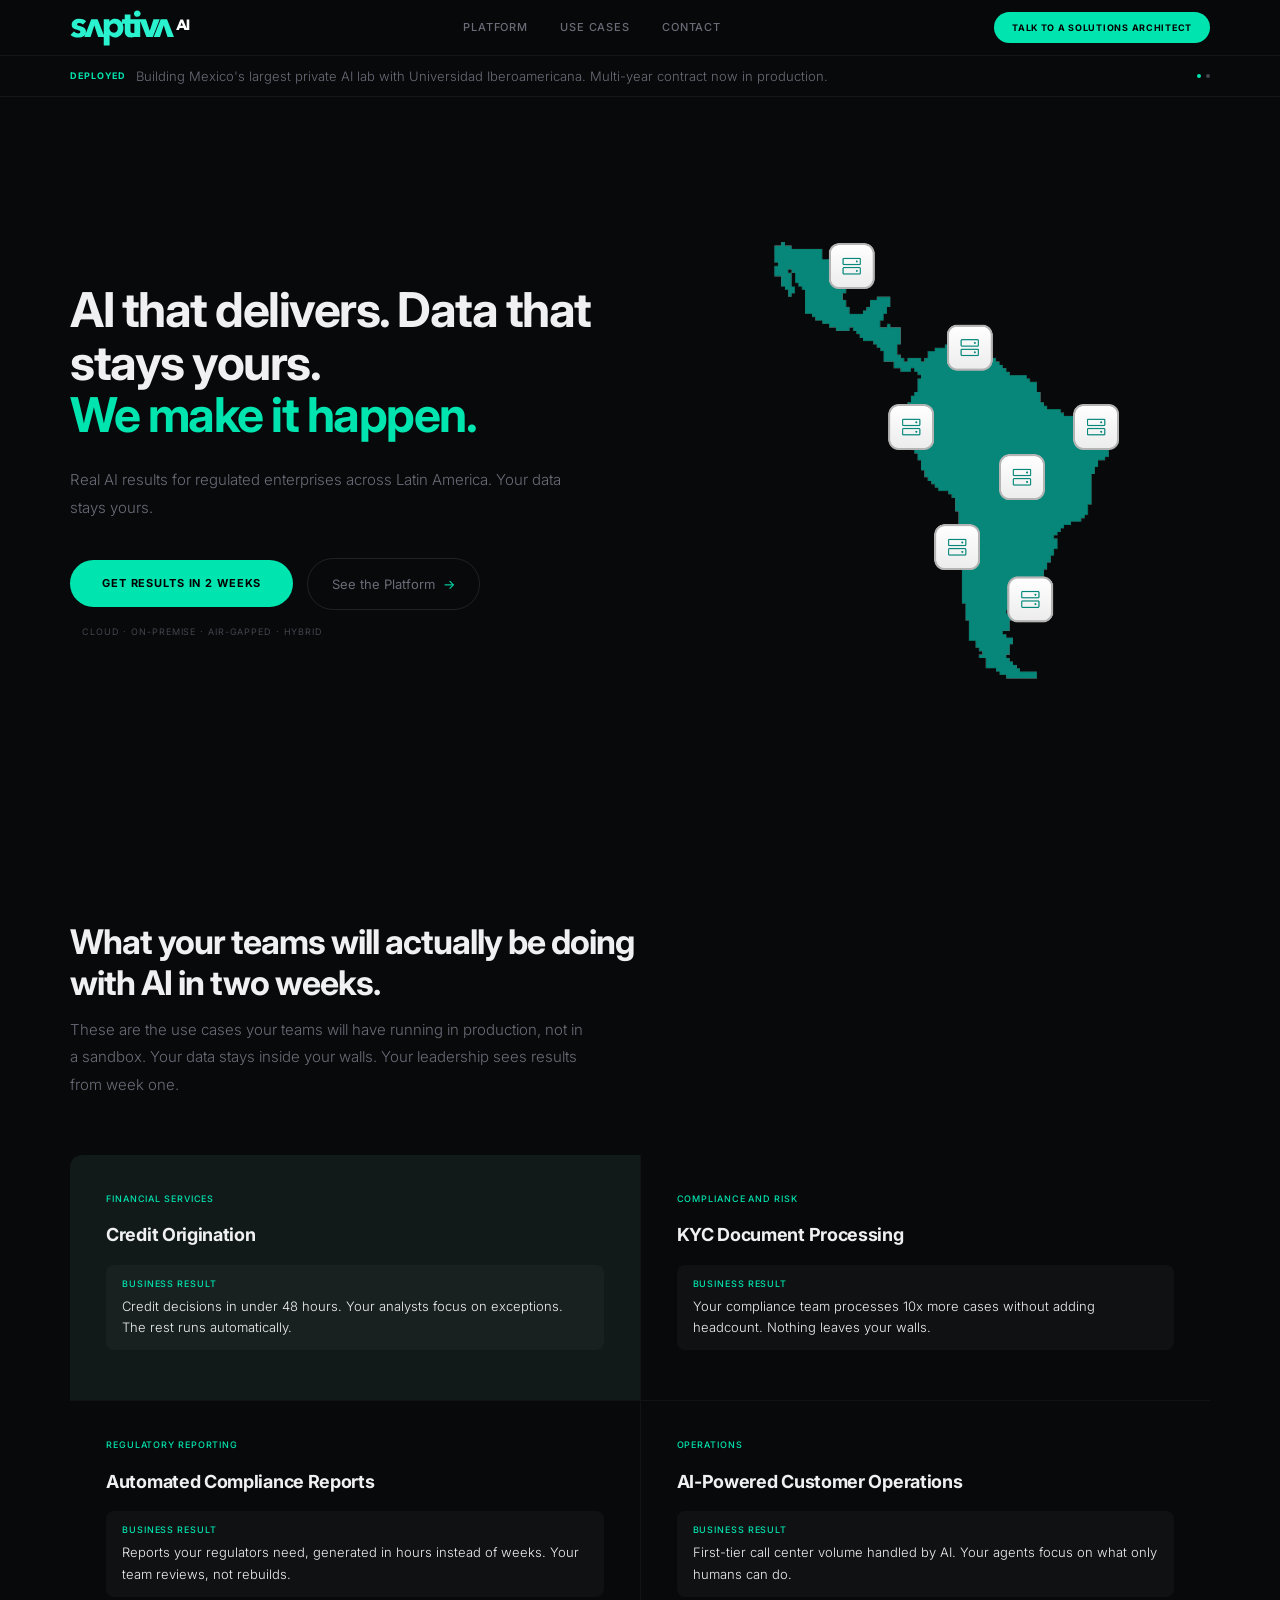
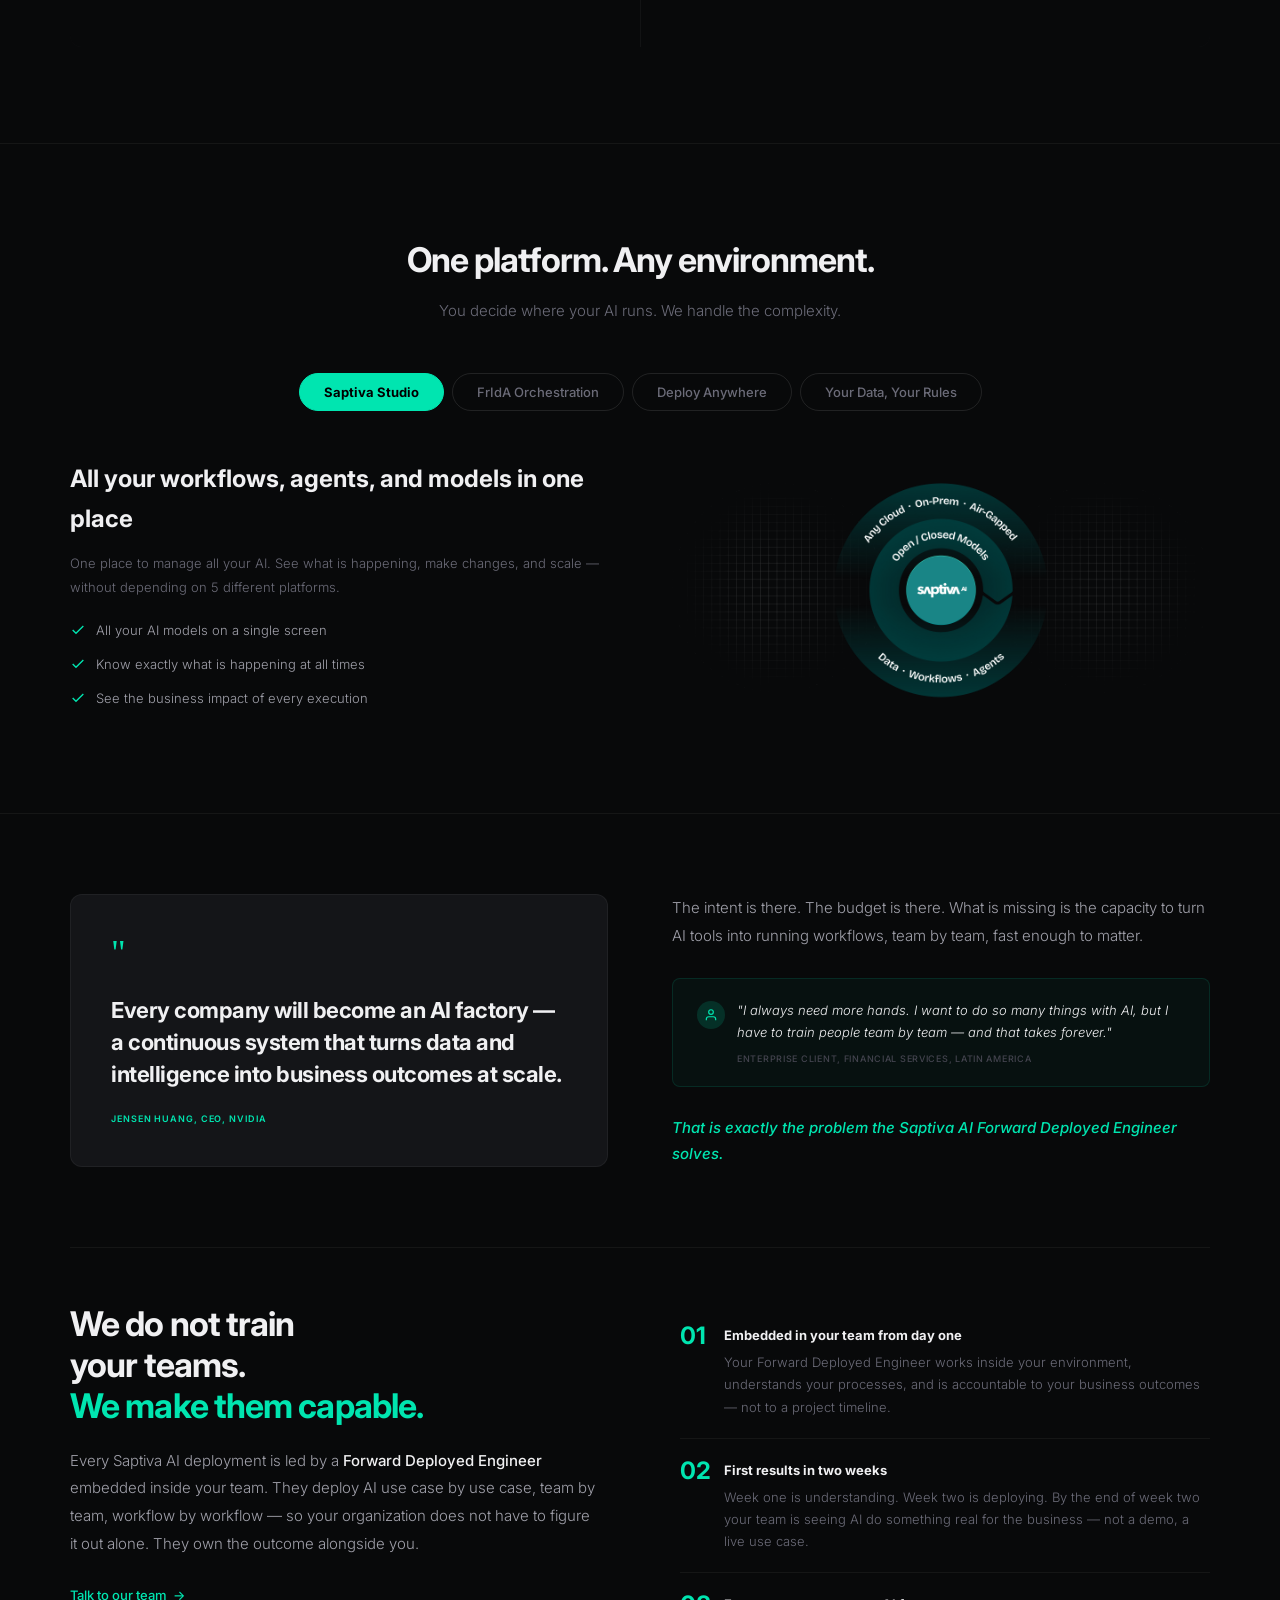
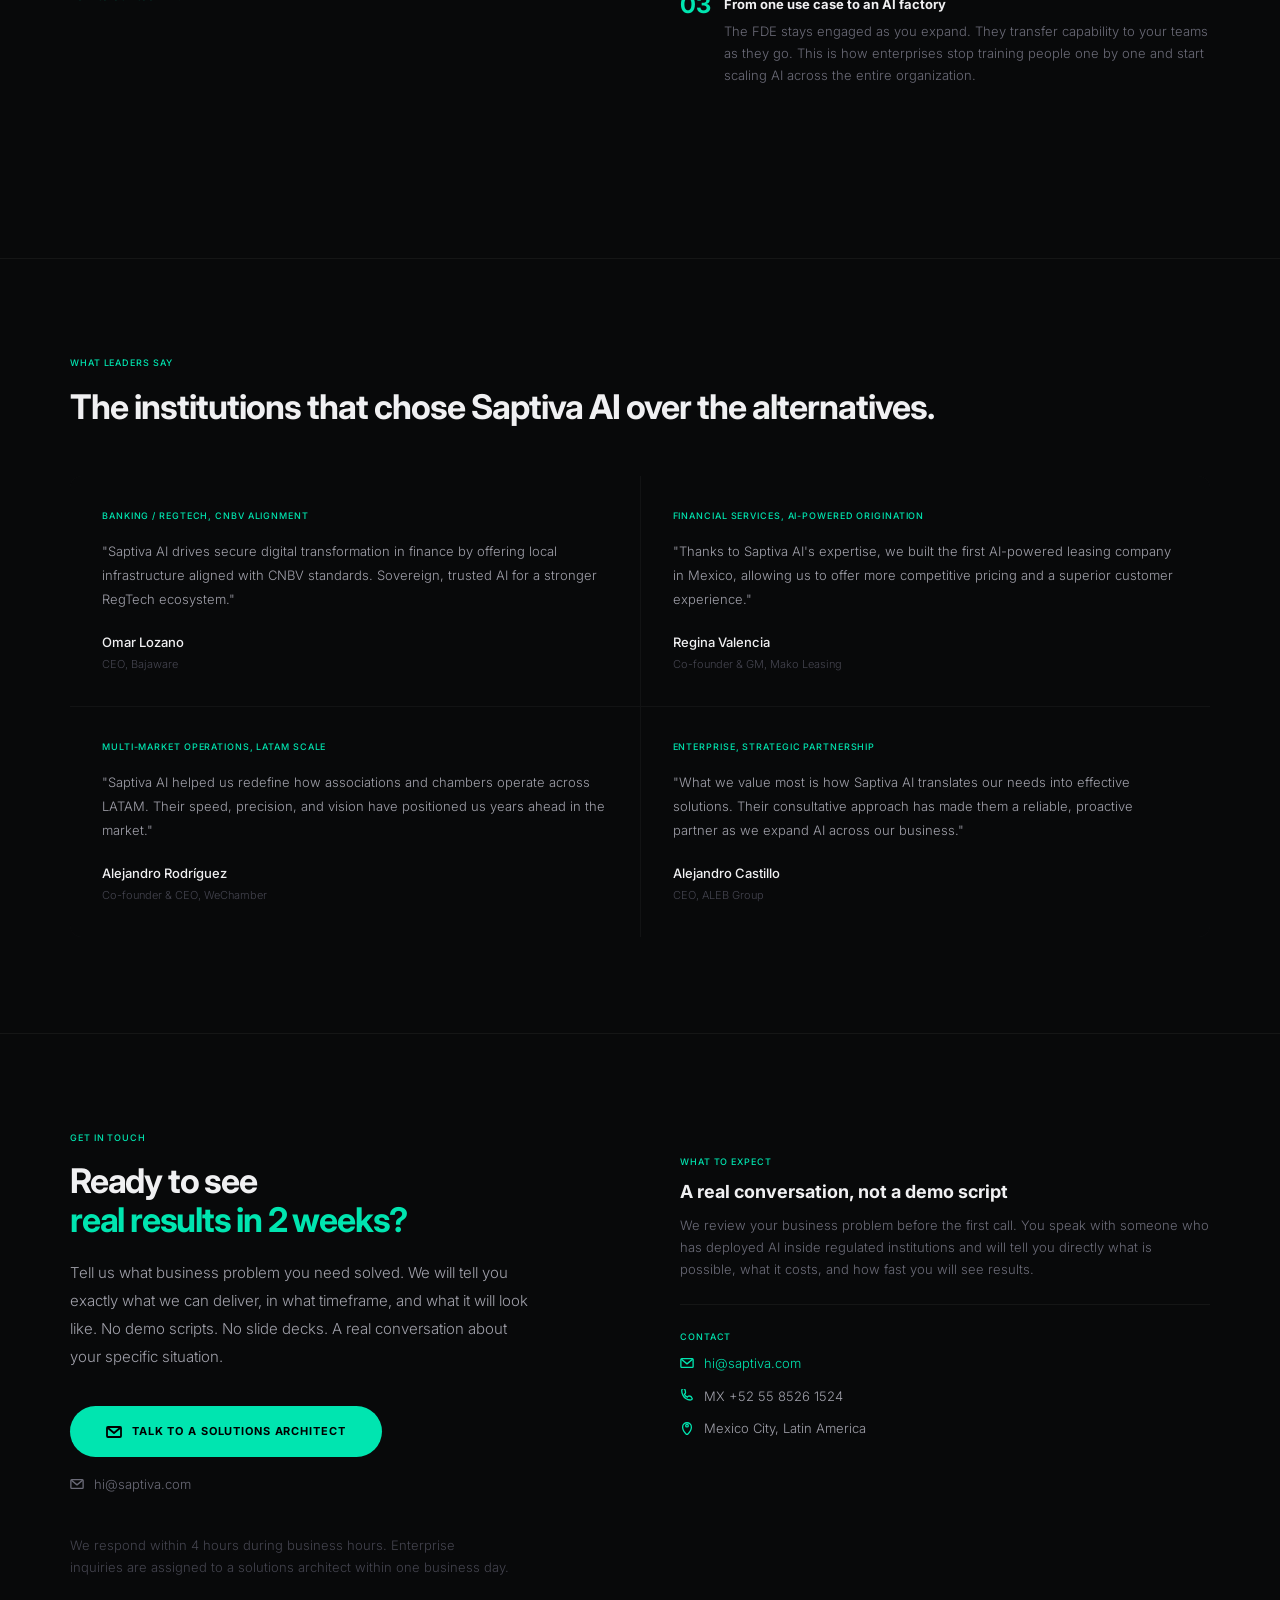
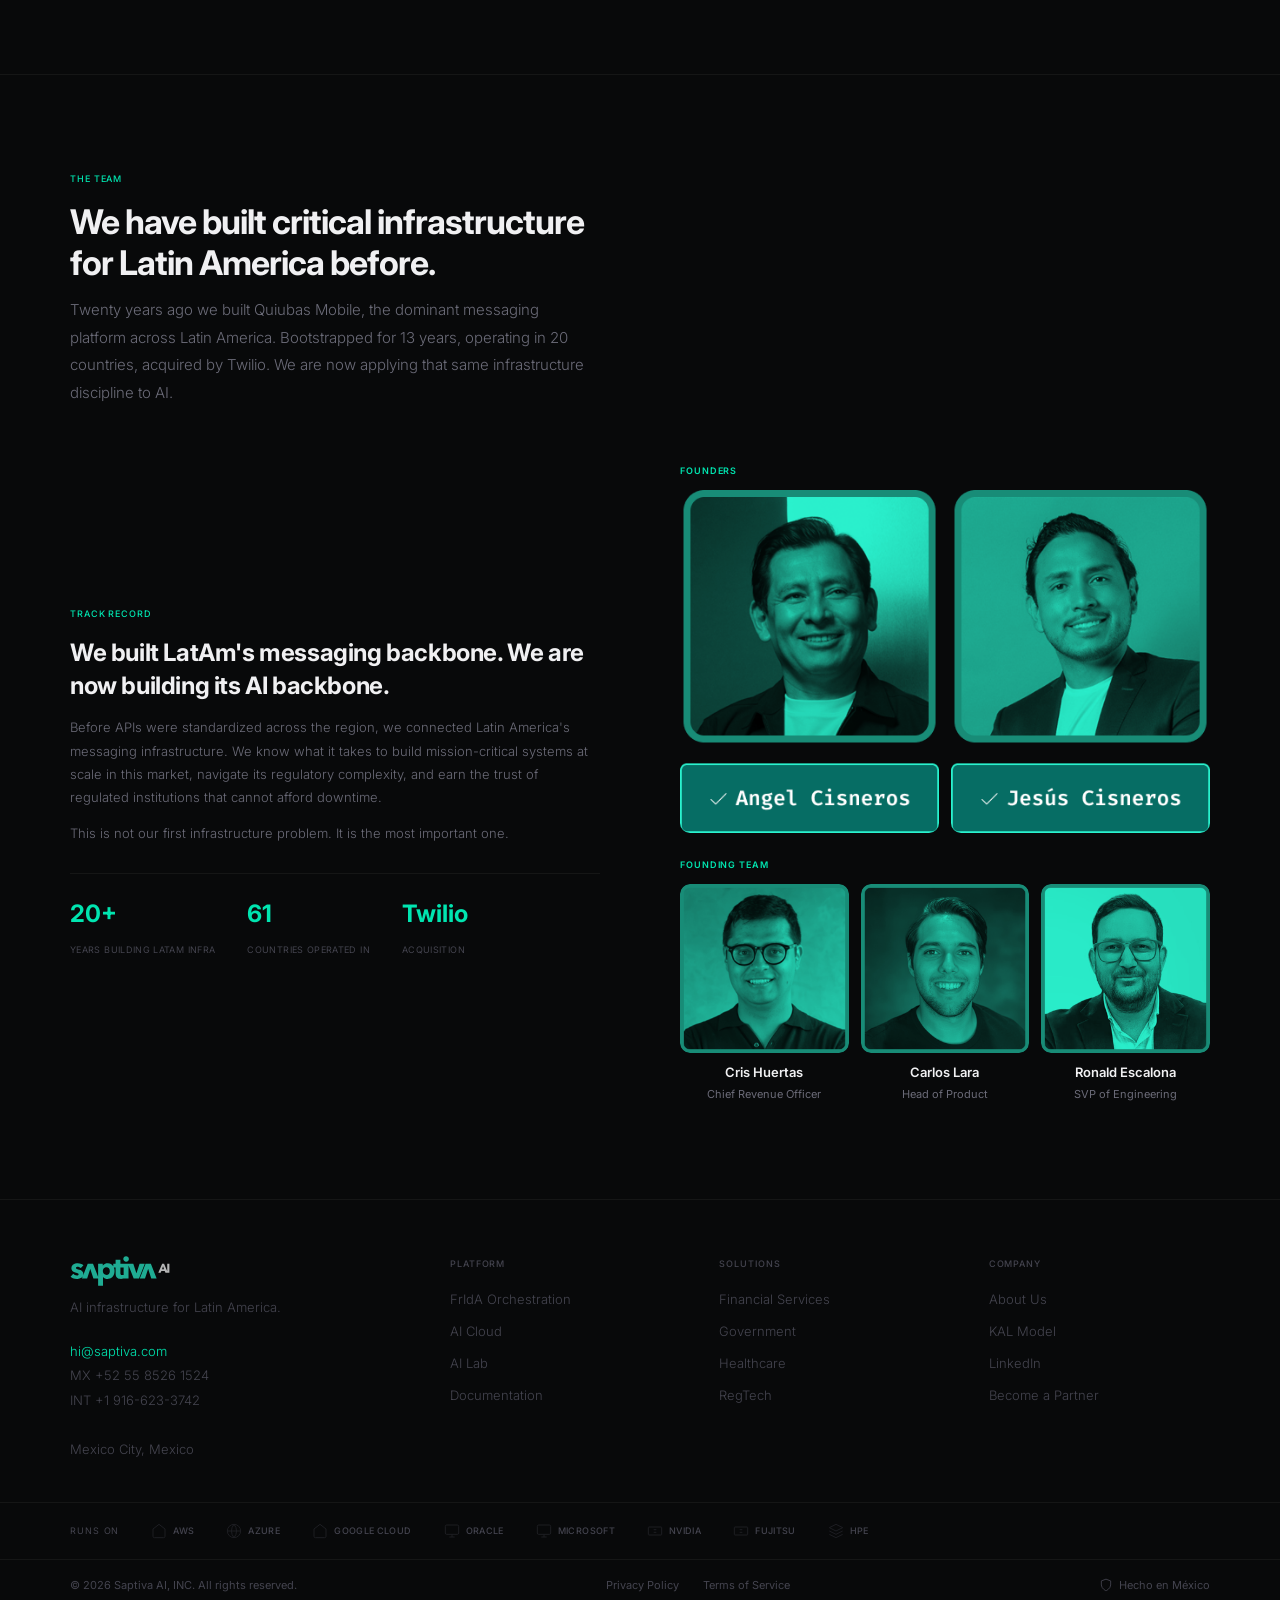
<file: landing-depurada.html>
<!DOCTYPE html>
<html lang="en">
<head>
<meta charset="UTF-8">
<meta name="viewport" content="width=device-width, initial-scale=1.0">
<title>Saptiva AI — AI Infrastructure for Regulated Enterprises</title>
<meta name="description" content="Real AI results in two weeks for banks, governments, and regulated enterprises across Latin America. Your data under your control.">
<link rel="preconnect" href="https://fonts.googleapis.com">
<link rel="preconnect" href="https://fonts.gstatic.com" crossorigin>
<link href="https://fonts.googleapis.com/css2?family=Inter:wght@300;500;700&display=swap" rel="stylesheet">
<style>
*{box-sizing:border-box;margin:0;padding:0}
:root{
  --ink:#08090A;--ink2:#0B0C0E;--ink3:#101114;
  --s1:#141518;--s2:#1a1b1f;
  --g:#00E5B0;--gb:rgba(0,229,176,0.12);--gf:rgba(0,229,176,0.04);
  --g2:#2AF2CE;--gg:#00FFD0;--gh:#00C99A;--gs:#0A2E24;
  --w:#F0F0F2;--w2:#A0A0AA;--w3:#6B6B78;--w4:#44444F;
  --ln:rgba(255,255,255,0.05);--ln2:rgba(255,255,255,0.02);
  --bd:#1A2744;
  --D:'Inter',sans-serif;--B:'Inter',sans-serif;
  --max:1140px;--px:max(48px, calc((100vw - var(--max)) / 2));
}
html{scroll-behavior:smooth}
body{font-family:var(--B);background:var(--ink);color:var(--w);font-size:15px;line-height:1.7;-webkit-font-smoothing:antialiased;overflow-x:hidden}
a{color:inherit;text-decoration:none}
::selection{background:rgba(0,229,176,0.2);color:#fff}

/* ── NAV ── */
.nav{display:flex;align-items:center;justify-content:space-between;padding:0 var(--px);height:56px;background:rgba(8,9,10,0.92);border-bottom:1px solid var(--ln);position:sticky;top:0;z-index:100;backdrop-filter:blur(24px);-webkit-backdrop-filter:blur(24px)}
.nav-logo{display:flex;align-items:center;cursor:pointer;transition:opacity .2s}
.nav-logo:hover{opacity:.8}
.nav-logo svg{display:block}
.nav-links{display:flex;gap:32px;font-size:11px;color:var(--w3);text-transform:uppercase;letter-spacing:0.08em;font-weight:500}
.nav-links a{cursor:pointer;transition:color .2s}.nav-links a:hover{color:var(--w)}
.nav-cta{background:var(--g);color:#000;font-size:9px;font-weight:700;padding:8px 18px;border-radius:100px;cursor:pointer;letter-spacing:0.08em;text-transform:uppercase;transition:opacity .2s}
.nav-cta:hover{opacity:.85}
@media(max-width:768px){.nav-links{display:none}.nav{padding:0 24px}}

/* ── BANNER ── */
.banner{border-bottom:1px solid var(--ln);padding:10px var(--px);display:flex;align-items:center;gap:12px;overflow:hidden;background:var(--ink)}
.bnr-wrap{position:relative;height:20px;flex:1;min-width:0;overflow:hidden}
.bslide{position:absolute;top:0;left:0;width:100%;height:20px;line-height:20px;display:flex;align-items:center;gap:10px;opacity:0;transition:opacity .5s;pointer-events:none}
.bslide.on{opacity:1;pointer-events:auto}
.btag{font-size:9px;font-weight:700;color:var(--g);background:transparent;padding:0;letter-spacing:0.1em;text-transform:uppercase;white-space:nowrap;flex-shrink:0}
.btxt{font-size:13px;color:var(--w3);white-space:nowrap;overflow:hidden;text-overflow:ellipsis;min-width:0;flex:1;font-weight:300}
.bdots{display:flex;gap:5px;margin-left:10px}
.bdot{width:4px;height:4px;border-radius:50%;background:var(--w4);cursor:pointer;transition:background .2s}
.bdot.on{background:var(--g)}
@media(max-width:768px){.banner{padding:10px 24px}.btxt{font-size:11px}}

/* ── HERO ── */
.hero{padding:96px var(--px) 96px;display:grid;grid-template-columns:1fr 1fr;gap:64px;align-items:center}
.eyebrow{font-size:9px;font-weight:500;color:var(--g);letter-spacing:0.1em;text-transform:uppercase;margin-bottom:28px}
.eyebrow::before{display:none}
.hero h1{font-family:var(--D);font-size:48px;font-weight:700;letter-spacing:-1.5px;line-height:1.1;margin-bottom:24px;max-width:700px}
.hero h1 .soft{color:var(--w3);font-weight:300}
.fix-that{color:var(--g);font-weight:700;-webkit-text-fill-color:var(--g)}
.crayon-line{display:none}
.hero-sub{font-size:15px;color:var(--w3);line-height:1.85;font-weight:300;max-width:520px;margin-bottom:36px}
.hbtns{display:flex;gap:14px;align-items:center;flex-wrap:wrap}
.btn-primary{background:var(--g);color:#000;font-size:11px;font-weight:700;padding:14px 32px;border-radius:100px;cursor:pointer;letter-spacing:0.08em;text-transform:uppercase;transition:opacity .2s;border:none;font-family:var(--B)}
.btn-primary:hover{opacity:.85}
.btn-ghost{background:transparent;color:var(--w3);font-size:13px;padding:14px 24px;border-radius:100px;border:1px solid rgba(255,255,255,0.1);cursor:pointer;display:flex;align-items:center;gap:8px;transition:all .2s;font-family:var(--B)}
.btn-ghost:hover{border-color:rgba(255,255,255,0.2);color:var(--w)}
.btn-ghost .arr{color:var(--g);transition:transform .2s}.btn-ghost:hover .arr{transform:translateX(3px)}
.ttv{background:var(--s1);border:1px solid rgba(255,255,255,0.06);border-radius:12px;padding:36px}
.ttv::before{display:none}
.ttv-num{font-family:var(--D);font-size:80px;font-weight:700;color:var(--g);letter-spacing:-4px;line-height:1}
.ttv-unit{font-size:9px;color:var(--w3);font-weight:500;letter-spacing:0.1em;text-transform:uppercase;margin-top:4px;margin-bottom:28px}
.ttv-rule{height:1px;background:var(--ln);margin-bottom:20px}
.ttv-strong{font-size:13px;font-weight:500;color:var(--w);margin-bottom:8px}
.ttv-body{font-size:13px;color:var(--w3);font-weight:300;line-height:1.75;margin-bottom:20px}
.ttv-proof{font-size:13px;color:var(--w2);font-style:italic;padding:14px 18px;background:rgba(255,255,255,0.02);border-left:2px solid var(--g);border-radius:0;line-height:1.7}
.envs{display:flex;flex-wrap:wrap;gap:8px;margin-top:20px}
.etag{display:none}
.etag.etag-bold{display:inline-block;background:transparent;border:1px solid rgba(255,255,255,0.08);color:var(--w3);font-weight:500;font-size:9px;padding:5px 14px;letter-spacing:0.06em;border-radius:100px;transition:border-color .2s}
.etag.etag-bold:hover{border-color:rgba(255,255,255,0.15)}
@media(max-width:768px){.hero{grid-template-columns:1fr;padding:60px 24px 48px;gap:40px}.hero h1{font-size:34px}}

/* ── STATEMENT ── */
.stmt{padding:64px var(--px);text-align:center;border-top:1px solid var(--ln);border-bottom:1px solid var(--ln)}
.stmt::before{display:none}
.stmt h2{font-family:var(--D);font-size:34px;font-weight:700;letter-spacing:-1.2px;line-height:1.2;max-width:720px;margin:0 auto 16px}
.stmt h2 .g{color:var(--g)}
.stmt p{font-size:15px;color:var(--w3);max-width:520px;margin:0 auto;font-weight:300;line-height:1.85}
@media(max-width:768px){.stmt{padding:48px 24px}.stmt h2{font-size:24px}}

/* ── SECTORS ── */
.sectors{padding:20px var(--px);display:flex;align-items:center;gap:16px;flex-wrap:wrap;justify-content:center;border-bottom:1px solid var(--ln)}
.sec-lbl{font-size:9px;color:var(--w4);letter-spacing:0.1em;text-transform:uppercase;white-space:nowrap}
.sec-tag{font-size:13px;color:var(--w3);border:none;padding:0;font-weight:500;display:inline-flex;align-items:center;gap:8px}
.sec-tag:hover{color:var(--w2)}
.sec-icon{width:24px;height:24px;border-radius:4px;display:flex;align-items:center;justify-content:center;font-size:13px;flex-shrink:0;background:transparent}
@media(max-width:768px){.sectors{padding:16px 24px;gap:10px}}

/* ── USE CASES ── */
.uses{padding:96px var(--px)}
.sec-eye{font-size:9px;font-weight:500;color:var(--g);letter-spacing:0.1em;text-transform:uppercase;margin-bottom:16px}
.sec-eye::before{display:none}
.uses h2{font-family:var(--D);font-size:34px;font-weight:700;letter-spacing:-1px;line-height:1.2;margin-bottom:12px;max-width:600px}
.uses .sub{font-size:15px;color:var(--w3);font-weight:300;max-width:520px;margin-bottom:56px;line-height:1.85}
.uc-grid{display:grid;grid-template-columns:repeat(2,1fr);gap:1px;background:rgba(255,255,255,0.04);border-radius:12px;overflow:hidden}
.uc{background:var(--ink);padding:36px;transition:background .3s;position:relative;overflow:hidden;border:none;border-radius:0}
.uc::before{display:none}
.uc:hover{background:var(--s1)}
.uc.featured{border-color:transparent;background:rgba(0,229,176,0.03)}
.uc.featured:hover{background:rgba(0,229,176,0.06)}
.uc-sector{font-size:9px;color:var(--g);font-weight:500;letter-spacing:0.1em;text-transform:uppercase;margin-bottom:14px}
.uc h3{font-family:var(--D);font-size:18px;font-weight:700;letter-spacing:-0.3px;margin-bottom:14px}
.uc-outcome{font-size:13px;color:var(--w);font-weight:300;margin-bottom:14px;padding:12px 16px;background:rgba(255,255,255,0.03);border-radius:8px;line-height:1.65}
.uc-outcome .lbl{font-size:9px;color:var(--g);text-transform:uppercase;letter-spacing:0.1em;display:block;margin-bottom:4px;font-weight:500}
.uc p{font-size:13px;color:var(--w3);font-weight:300;line-height:1.75}
@media(max-width:768px){.uses{padding:60px 24px}.uc-grid{grid-template-columns:1fr}}

/* ── STAKES ── */
.stakes{padding:96px 48px;background:var(--ink)}
.stakes h2{font-family:var(--D);font-size:34px;font-weight:700;letter-spacing:-1px;line-height:1.2;margin-bottom:48px;max-width:640px}
.sk-grid{display:grid;grid-template-columns:repeat(3,1fr);gap:1px;background:var(--ln)}
.sk{background:var(--ink);padding:32px 28px;transition:background .3s}
.sk:hover{background:rgba(10,15,22,1)}
.sk-ico{width:28px;height:28px;margin-bottom:20px}
.sk-ico svg{width:20px;height:20px;stroke:var(--g);fill:none;stroke-width:1.2;stroke-linecap:round;stroke-linejoin:round;filter:drop-shadow(0 0 6px rgba(0,229,176,0.3))}
.sk h3{font-family:var(--D);font-size:18px;font-weight:700;letter-spacing:-0.3px;margin-bottom:10px}
.sk p{font-size:13px;color:var(--w3);line-height:1.75;font-weight:300}
.sk-ft{margin-top:20px;padding-top:16px;border-top:0.5px solid var(--ln)}
.sk-ft-big{font-family:var(--D);font-size:18px;font-weight:700;color:var(--g)}
.sk-ft-sub{font-size:13px;color:var(--w4);margin-top:3px;font-weight:300;line-height:1.5}
@media(max-width:768px){.stakes{padding:60px 24px}.sk-grid{grid-template-columns:1fr;gap:0}.sk{border-bottom:0.5px solid var(--ln)}}

/* ── PLATFORM ── */
.platform{padding:96px var(--px);border-top:1px solid var(--ln)}
.pl-inner{display:block}
.pl-head{font-family:var(--D);font-size:34px;font-weight:700;letter-spacing:-1px;line-height:1.2}
.pl-tabs{display:flex;gap:8px;justify-content:center;margin-bottom:48px;flex-wrap:wrap}
.pl-tab{background:transparent;border:1px solid rgba(255,255,255,0.1);color:var(--w3);font-size:13px;font-weight:500;padding:10px 24px;border-radius:100px;cursor:pointer;font-family:var(--B);transition:all .2s}
.pl-tab:hover{border-color:rgba(255,255,255,0.2);color:var(--w)}
.pl-tab.on{background:var(--g);color:#000;border-color:var(--g);font-weight:700}
.pl-panels{min-height:160px}
.pl-panel{display:none;grid-template-columns:1fr 1fr;gap:64px;align-items:start}
.pl-panel.on{display:grid}
.pl-features{display:flex;flex-direction:column;gap:0}
.pl-features span{font-size:13px;color:var(--w2);padding:16px 0;border-bottom:1px solid var(--ln);font-weight:300}
.pl-features span:last-child{border-bottom:none}
.pl-checks{display:flex;flex-direction:column;gap:12px}
.pl-checks div{display:flex;align-items:center;gap:10px;font-size:13px;color:var(--w2);font-weight:300}
.pl-checks svg{flex-shrink:0}
.pl-visual{display:flex;align-items:center;justify-content:center}
.pl-visual img{max-width:100%;height:auto;max-height:320px}
@media(max-width:768px){.pl-panel{grid-template-columns:1fr;gap:32px}.pl-tabs{justify-content:flex-start}}
.layers{display:flex;flex-direction:column;gap:0;margin-top:32px}
.ly{padding:20px 0;border-bottom:1px solid var(--ln);cursor:pointer;transition:all .2s}
.ly:last-child{border-bottom:none}
.ly:hover{padding-left:12px}
.ly.on{padding-left:12px;border-left:2px solid var(--g)}
.ly-lbl{font-size:9px;color:var(--g);letter-spacing:0.1em;text-transform:uppercase;margin-bottom:4px;font-weight:500}
.ly-name{font-size:13px;font-weight:700;color:var(--w)}
.ly-sub{font-size:11px;color:var(--w4);margin-top:3px;font-weight:300}
.ly-desc{font-size:13px;color:var(--w3);line-height:1.7;margin-top:10px;display:none;font-weight:300}
.ly-chips{display:none;gap:6px;flex-wrap:wrap;margin-top:10px}
.ly.on .ly-desc,.ly.on .ly-chips{display:flex}
.ly.on .ly-desc{display:block}
.chip{font-size:9px;background:transparent;border:1px solid var(--ln);padding:4px 10px;border-radius:100px;color:var(--w4);letter-spacing:0.02em}
.chip.chip-bold{background:transparent;border-color:rgba(0,229,176,0.2);color:var(--g);font-weight:500;padding:4px 12px;font-size:9px}
.pl-right p{font-size:13px;color:var(--w2);line-height:1.85;font-weight:300;max-width:480px;margin-bottom:20px}
.pl-decl{font-family:var(--D);font-size:18px;font-weight:700;letter-spacing:-0.3px;color:var(--w);line-height:1.5;border-left:2px solid var(--g);padding-left:20px;margin:32px 0}
.not-grid{display:grid;grid-template-columns:repeat(4,1fr);gap:1px;margin-top:32px;background:var(--ln);border-radius:8px;overflow:hidden}
.not-card{background:var(--ink);padding:16px 18px}
.sk-ft-chip{display:none}
.not-who{font-size:13px;font-weight:700;color:var(--w);margin-bottom:3px}
.not-why{font-size:11px;color:var(--w4);font-weight:300}
@media(max-width:768px){.platform{padding:60px 24px}.pl-inner{grid-template-columns:1fr;gap:40px}}

/* ── SOVEREIGN ── */
.sov{padding:96px 48px;background:var(--ink3);border-top:0.5px solid var(--ln)}
.sov-grid{display:grid;grid-template-columns:1fr 1fr;gap:52px;align-items:start;margin-top:48px}
.sov-thesis{font-family:var(--D);font-size:24px;font-weight:700;letter-spacing:-0.5px;line-height:1.45;margin-bottom:24px}
.sov-thesis em{color:var(--g);font-style:normal}
.sov-pts{display:flex;flex-direction:column;gap:10px}
.sov-pt{padding:14px 16px;background:var(--s1);border:0.5px solid var(--ln);border-radius:3px}
.sov-pt-lbl{font-size:9px;color:var(--g);font-weight:700;letter-spacing:0.1em;text-transform:uppercase;margin-bottom:4px}
.sov-pt-txt{font-size:13px;color:var(--w2);font-weight:300;line-height:1.65}
.sov-proofs{display:flex;flex-direction:column;gap:12px}
.proof-card{background:var(--gf);border:0.5px solid var(--gb);border-radius:8px;padding:24px;transition:all .3s}
.proof-card:hover{border-color:rgba(0,229,176,0.3);box-shadow:0 4px 24px rgba(0,229,176,0.06)}
.proof-lbl{font-size:9px;color:var(--g);letter-spacing:0.1em;text-transform:uppercase;font-weight:700;margin-bottom:8px}
.proof-card h4{font-family:var(--D);font-size:18px;font-weight:700;letter-spacing:-0.2px;margin-bottom:8px}
.proof-card p{font-size:13px;color:var(--w3);line-height:1.7;font-weight:300}
.proof-stats{display:flex;gap:16px;margin-top:14px;padding-top:13px;border-top:0.5px solid var(--ln)}
.ps{font-size:13px;color:var(--w2)}
.ps strong{color:var(--g);display:block;font-family:var(--D);font-size:18px;font-weight:700}
@media(max-width:768px){.sov{padding:60px 24px}.sov-grid{grid-template-columns:1fr}}

/* ── TESTIMONIALS ── */
.testi{padding:96px var(--px);border-top:1px solid var(--ln)}
.testi h2{font-family:var(--D);font-size:34px;font-weight:700;letter-spacing:-1px;line-height:1.2;margin-bottom:48px}
.t-grid{display:grid;grid-template-columns:repeat(2,1fr);gap:1px;background:rgba(255,255,255,0.04);border-radius:12px;overflow:hidden}
.tc{background:var(--ink);padding:32px;transition:background .2s}
.tc:hover{background:var(--s1)}
.tc-ctx{font-size:9px;color:var(--g);letter-spacing:0.1em;text-transform:uppercase;font-weight:500;margin-bottom:16px;padding-bottom:0;border-bottom:none}
.tc blockquote{font-size:13px;color:var(--w2);line-height:1.85;font-weight:300;margin-bottom:20px;font-style:normal}
.tc-name{font-size:13px;font-weight:500;color:var(--w)}
.tc-role{font-size:11px;color:var(--w4);margin-top:2px;font-weight:300}
@media(max-width:768px){.testi{padding:60px 24px}.t-grid{grid-template-columns:1fr}}

/* ── CONTACT ── */
.contact{padding:96px var(--px);border-top:1px solid var(--ln)}
.contact-inner{display:grid;grid-template-columns:1fr 1fr;gap:80px;align-items:start}
.contact h2{font-family:var(--D);font-size:34px;font-weight:700;letter-spacing:-1.2px;line-height:1.15;margin-bottom:20px}
.contact h2 em{color:var(--g);font-style:normal}
.contact-sub{font-size:15px;color:var(--w2);line-height:1.85;font-weight:300;margin-bottom:36px;max-width:460px}
.contact-actions{display:flex;flex-direction:column;gap:16px;margin-bottom:40px}
.contact-btn-main{background:var(--g);color:#000;font-size:11px;font-weight:700;padding:16px 36px;border-radius:100px;cursor:pointer;letter-spacing:0.08em;text-transform:uppercase;transition:opacity .2s;display:inline-flex;align-items:center;justify-content:center;gap:10px;text-decoration:none;width:fit-content}
.contact-btn-main:hover{opacity:.85}
.contact-btn-email{display:inline-flex;align-items:center;gap:10px;color:var(--w3);font-size:13px;font-weight:300;text-decoration:none;transition:color .2s;width:fit-content}
.contact-btn-email:hover{color:var(--w)}
.contact-note{font-size:13px;color:var(--w4);font-weight:300;line-height:1.65;padding:0;background:transparent;border-left:none;max-width:440px;margin-top:8px}
.contact-right{display:flex;flex-direction:column;gap:0}
.cinfo-card{background:transparent;border:none;border-bottom:1px solid var(--ln);border-radius:0;padding:24px 0;transition:none}
.cinfo-card:last-child{border-bottom:none}
.cinfo-card:hover{border-color:var(--ln);transform:none}
.cinfo-card.accent{background:transparent;border-color:var(--ln);border-bottom:1px solid var(--ln)}
.cinfo-card.accent:hover{border-color:var(--ln)}
.cinfo-lbl{font-size:9px;color:var(--g);font-weight:500;letter-spacing:0.1em;text-transform:uppercase;margin-bottom:8px}
.cinfo-card h4{font-family:var(--D);font-size:18px;font-weight:700;margin-bottom:6px}
.cinfo-card p{font-size:13px;color:var(--w3);font-weight:300;line-height:1.7}
.cinfo-detail{display:flex;flex-direction:column;gap:10px;margin-top:4px}
.cinfo-row{display:flex;align-items:center;gap:10px;font-size:13px;color:var(--w2);font-weight:300}
.cinfo-row svg{stroke:var(--g);fill:none;stroke-width:1.5;stroke-linecap:round;stroke-linejoin:round;flex-shrink:0}
.cinfo-row a{color:var(--g);text-decoration:none}
.cinfo-row a:hover{opacity:.8}
@media(max-width:768px){.contact{padding:60px 24px}.contact-inner{grid-template-columns:1fr;gap:48px}}


/* ── TEAM ── */
.team{padding:96px var(--px);border-top:1px solid var(--ln)}
.team h2{font-family:var(--D);font-size:34px;font-weight:700;letter-spacing:-1px;line-height:1.2;margin-bottom:12px}
.team-sub{font-size:15px;color:var(--w3);font-weight:300;line-height:1.85;max-width:520px;margin-bottom:56px}
.team-inner{display:grid;grid-template-columns:1fr 1fr;gap:80px;align-items:center}
.team-track{background:transparent;border:none;border-radius:0;padding:0;box-shadow:none}
.team-track-lbl{font-size:9px;color:var(--g);font-weight:500;letter-spacing:0.1em;text-transform:uppercase;margin-bottom:16px}
.team-track h3{font-family:var(--D);font-size:24px;font-weight:700;letter-spacing:-0.4px;line-height:1.35;margin-bottom:14px}
.team-track p{font-size:13px;color:var(--w3);font-weight:300;line-height:1.8}
.team-track-stats{display:flex;gap:32px;margin-top:28px;padding-top:20px;border-top:1px solid var(--ln)}
.tstat strong{display:block;font-family:var(--D);font-size:24px;font-weight:700;color:var(--g)}
.tstat span{font-size:9px;color:var(--w4);text-transform:uppercase;letter-spacing:0.04em}
.team-photos{display:flex;flex-direction:column;gap:24px}
.team-photos-lbl{font-size:9px;font-weight:600;text-transform:uppercase;letter-spacing:0.1em;color:var(--g);margin-bottom:12px}
.team-photos-grid{display:grid;gap:12px}
.team-photos-grid.founders{grid-template-columns:repeat(2,1fr)}
.team-photos-grid.founding{grid-template-columns:repeat(3,1fr)}
.team-photos-grid img{width:100%;border-radius:10px;display:block}
.tm-caption{color:var(--w);font-size:13px;font-weight:600;margin-top:8px;text-align:center}
.tm-caption-role{color:var(--w3);font-size:11px;font-weight:400;text-align:center;margin-top:2px}
@media(max-width:768px){.team{padding:60px 24px}.team-inner{grid-template-columns:1fr}}


/* ── PRODUCT VISUAL ── */
.prodvis{padding:0 48px 96px;background:var(--ink2)}
.pv-label{font-size:9px;font-weight:700;color:var(--g);letter-spacing:0.1em;text-transform:uppercase;margin-bottom:14px;display:flex;align-items:center;gap:10px;padding-top:96px}
.pv-label::before{content:'';width:20px;height:1px;background:var(--g);display:inline-block;flex-shrink:0}
.pv-head{font-family:var(--D);font-size:34px;font-weight:700;letter-spacing:-0.8px;line-height:1.2;margin-bottom:8px}
.pv-sub{font-size:13px;color:var(--w3);font-weight:300;margin-bottom:36px;max-width:560px;line-height:1.75}
.pv-circle-wrap{background:var(--ink3);border:0.5px solid var(--ln);border-radius:12px;padding:40px 32px 28px;display:flex;flex-direction:column;align-items:center;gap:24px;box-shadow:0 20px 60px rgba(0,0,0,0.3),inset 0 1px 0 rgba(255,255,255,0.03)}
.pv-circle-chips{display:flex;flex-wrap:wrap;gap:8px;justify-content:center;padding-top:4px;border-top:0.5px solid var(--ln);width:100%}
.pv-ccap{display:flex;align-items:center;gap:6px;font-size:13px;color:var(--w2);font-weight:300;background:rgba(0,229,176,0.06);border:0.5px solid var(--gborder);border-radius:20px;padding:5px 12px}
.pv-ccap-dot{width:5px;height:5px;border-radius:50%;background:var(--g);flex-shrink:0;animation:pulse 2s ease-in-out infinite}
@keyframes pulse{0%,100%{opacity:1}50%{opacity:.3}}
@media(max-width:768px){.prodvis{padding:0 24px 60px}}


/* ── AI FACTORY DIAGRAM ── */
.aif-diagram{margin-top:40px;background:var(--ink3);border:0.5px solid var(--ln);border-radius:10px;padding:32px 28px;overflow:hidden;box-shadow:0 16px 48px rgba(0,0,0,0.3)}
.aif-diagram svg{width:100%;display:block}

/* ── FORWARD DEPLOYED ── */
.fde{padding:0 var(--px) 96px}
.fde-inner{display:grid;grid-template-columns:1fr 1fr;gap:80px;align-items:start;padding:56px 0;border-top:1px solid var(--ln);border-bottom:none;border-radius:0;background:transparent;box-shadow:none}
.fde-left{}
.fde-eyebrow{font-size:9px;font-weight:500;color:var(--g);letter-spacing:0.1em;text-transform:uppercase;margin-bottom:16px}
.fde-eyebrow::before{display:none}
.fde h2{font-family:var(--D);font-size:34px;font-weight:700;letter-spacing:-0.9px;line-height:1.2;margin-bottom:20px}
.fde h2 em{color:var(--g);font-style:normal}
.fde-body{font-size:15px;color:var(--w2);font-weight:300;line-height:1.85;margin-bottom:24px}
.fde-body strong{color:var(--w);font-weight:500}
.fde-link{color:var(--g);font-size:13px;cursor:pointer;display:inline-flex;align-items:center;gap:6px;font-weight:500}
.fde-right{display:flex;flex-direction:column;gap:0}
.fde-card{background:transparent;border:none;border-bottom:1px solid var(--ln);border-radius:0;padding:20px 0;display:flex;gap:16px;align-items:flex-start;transition:none}
.fde-card:last-child{border-bottom:none}
.fde-card:hover{transform:none;box-shadow:none}
.fde-card.accent{background:transparent;border-color:var(--ln);border-bottom:1px solid var(--ln)}
.fde-card.accent:hover{border-color:var(--ln);box-shadow:none}
.fde-num{font-family:var(--D);font-size:24px;font-weight:700;color:var(--g);min-width:28px;line-height:1}
.fde-card-body h4{font-size:13px;font-weight:700;color:var(--w);margin-bottom:5px}
.fde-card-body p{font-size:13px;color:var(--w3);font-weight:300;line-height:1.7;margin:0}
@media(max-width:768px){.fde{padding:0 24px 60px}.fde-inner{grid-template-columns:1fr;gap:36px;padding:28px 0}}


/* ── AI FACTORY ── */
.aif{padding:0 48px;background:var(--ink2)}
.aif-inner{display:grid;grid-template-columns:1fr 1fr;gap:48px;align-items:center;padding:56px 0;border-top:0.5px solid var(--ln);border-bottom:0.5px solid var(--ln)}
.aif-quote{background:var(--gf);border:0.5px solid var(--gb);border-radius:10px;padding:32px;position:relative;box-shadow:0 16px 48px rgba(0,0,0,0.2),0 0 40px rgba(0,229,176,0.04)}
.aif-quote-mark{font-family:var(--D);font-size:72px;color:var(--g);line-height:.7;margin-bottom:8px;opacity:.4}
.aif-quote-text{font-family:var(--D);font-size:18px;font-weight:700;letter-spacing:-0.3px;line-height:1.5;color:var(--w);margin-bottom:16px}
.aif-quote-attr{font-size:11px;color:var(--g);font-weight:500;letter-spacing:0.06em;text-transform:uppercase}
.aif-right{display:flex;flex-direction:column;gap:20px}
.aif-statement{font-size:13px;color:var(--w2);line-height:1.8;font-weight:300}
.aif-client-quote{background:var(--s1);border:0.5px solid var(--ln);border-left:2px solid var(--g);border-radius:0 5px 5px 0;padding:18px 20px;display:flex;gap:12px;align-items:flex-start}
.aif-client-icon{width:28px;height:28px;border-radius:50%;background:var(--gf);border:0.5px solid var(--gb);display:flex;align-items:center;justify-content:center;flex-shrink:0;margin-top:2px}
.aif-client-icon svg{stroke:var(--g)}
.aif-client-text{font-size:13px;color:var(--w);font-style:italic;line-height:1.7;margin-bottom:6px;font-weight:300}
.aif-client-role{font-size:9px;color:var(--w4);font-weight:500;letter-spacing:0.06em;text-transform:uppercase}
.aif-bridge{font-size:13px;color:var(--g);font-weight:500;font-style:italic}
@media(max-width:768px){.aif{padding:0 24px}.aif-inner{grid-template-columns:1fr;gap:28px}}


/* ── PRODUCT SHOWCASE ── */
.showcase{padding:96px var(--px);border-top:1px solid var(--ln)}
.sc-head{font-family:var(--D);font-size:34px;font-weight:700;letter-spacing:-1px;line-height:1.2;margin-bottom:12px}
.sc-sub{font-size:15px;color:var(--w3);font-weight:300;line-height:1.85;max-width:520px;margin-bottom:56px}

/* Featured screen — large */
.sc-featured{display:grid;grid-template-columns:1fr 1.8fr;gap:40px;align-items:center;margin-bottom:32px}
.sc-featured-text{}
.sc-screen-label{font-size:9px;color:var(--g);font-weight:500;letter-spacing:0.1em;text-transform:uppercase;margin-bottom:12px}
.sc-screen-label::before{display:none}
.sc-featured-text h3{font-family:var(--D);font-size:24px;font-weight:700;letter-spacing:-0.4px;margin-bottom:10px}
.sc-featured-text p{font-size:13px;color:var(--w3);font-weight:300;line-height:1.75;margin-bottom:20px}
.sc-stat-row{display:flex;gap:24px;flex-wrap:wrap}
.sc-stat{background:transparent;border:none;padding:0}
.sc-stat-n{font-family:var(--D);font-size:24px;font-weight:700;color:var(--g)}
.sc-stat-l{font-size:9px;color:var(--w4);margin-top:3px;text-transform:uppercase;letter-spacing:0.1em}
.sc-img-wrap{background:var(--s1);border:1px solid rgba(255,255,255,0.06);border-radius:12px;overflow:hidden}
.sc-img-wrap:hover{border-color:rgba(255,255,255,0.1)}
.sc-img-topbar{background:var(--s2);border-bottom:1px solid var(--ln);padding:8px 14px;display:flex;align-items:center;gap:6px}
.sc-bar-dot{width:7px;height:7px;border-radius:50%}
.sc-bar-title{font-size:9px;color:var(--w4);margin-left:6px;font-weight:300}
.sc-img-wrap img{width:100%;display:block;border:none}

.sc-grid{display:grid;grid-template-columns:repeat(3,1fr);gap:16px;margin-bottom:16px}
.sc-grid-item{background:var(--s1);border:1px solid rgba(255,255,255,0.05);border-radius:10px;overflow:hidden;transition:border-color .2s;cursor:pointer}
.sc-grid-item:hover{border-color:rgba(255,255,255,0.1)}
.sc-grid-topbar{background:var(--s2);border-bottom:1px solid var(--ln);padding:7px 12px;display:flex;align-items:center;gap:5px}
.sc-grid-dot{width:6px;height:6px;border-radius:50%}
.sc-grid-label{font-size:9px;color:var(--w4);margin-left:5px;font-weight:300}
.sc-grid-item img{width:100%;display:block}
.sc-grid-caption{padding:12px 14px}
.sc-grid-caption h4{font-size:13px;font-weight:700;color:var(--w);margin-bottom:3px}
.sc-grid-caption p{font-size:11px;color:var(--w4);font-weight:300}

.sc-row2{display:grid;grid-template-columns:1fr 1fr;gap:16px}

@media(max-width:768px){
  .showcase{padding:60px 24px}
  .sc-featured{grid-template-columns:1fr}
  .sc-grid{grid-template-columns:1fr}
  .sc-row2{grid-template-columns:1fr}
}

/* ── CLOSING CTA ── */
.cta-close{padding:96px 48px;background:var(--ink3);text-align:center;border-top:0.5px solid var(--ln);position:relative;overflow:hidden}
.cta-close::before{content:'';position:absolute;top:-150px;left:50%;transform:translateX(-50%);width:800px;height:500px;background:radial-gradient(ellipse,rgba(0,229,176,0.07),transparent 65%);pointer-events:none;animation:ctaGlow 4s ease-in-out infinite}
@keyframes ctaGlow{0%,100%{opacity:.7}50%{opacity:1}}
.cta-close h2{font-family:var(--D);font-size:48px;font-weight:700;letter-spacing:-1.6px;line-height:1.08;margin-bottom:18px;position:relative}
.cta-close h2 em{color:var(--g);font-style:normal;text-shadow:0 0 40px rgba(0,229,176,0.2)}
.cta-close p{font-size:15px;color:var(--w3);max-width:460px;margin:0 auto 36px;font-weight:300;line-height:1.8;position:relative}
.cta-btns{display:flex;gap:12px;justify-content:center;flex-wrap:wrap;position:relative}
@media(max-width:768px){.cta-close{padding:64px 24px}.cta-close h2{font-size:34px}}

/* ── FOOTER ── */
footer{border-top:1px solid var(--ln)}
.footer-main{padding:56px var(--px) 40px;display:grid;grid-template-columns:1.5fr 1fr 1fr 1fr;gap:48px}
.footer-brand{margin-bottom:10px;display:flex;align-items:center}
.footer-brand svg{display:block;opacity:.7}
.footer-tag{font-size:13px;color:var(--w4);font-weight:300;margin-bottom:20px}
.footer-contact{font-size:13px;color:var(--w4);font-weight:300;line-height:1.9}
.footer-contact a{color:var(--g)}
.footer-col h5{font-size:9px;color:var(--w4);font-weight:500;letter-spacing:0.1em;text-transform:uppercase;margin-bottom:16px}
.footer-col a{display:block;font-size:13px;color:var(--w4);font-weight:300;margin-bottom:10px;transition:color .2s;cursor:pointer}
.footer-col a:hover{color:var(--w2)}
.footer-logos{padding:20px var(--px);border-top:1px solid var(--ln);display:flex;align-items:center;gap:0;flex-wrap:wrap}
.logos-lbl{font-size:9px;color:var(--w4);letter-spacing:0.1em;text-transform:uppercase;white-space:nowrap;margin-right:32px}
.logo-items{display:flex;align-items:center;gap:32px;flex-wrap:wrap}
.logo-item{display:flex;align-items:center;gap:6px;font-size:9px;font-weight:500;color:var(--w4);letter-spacing:0.04em;text-transform:uppercase}
.logo-item svg{opacity:.35}
.footer-bottom{padding:16px var(--px);border-top:1px solid var(--ln);display:flex;justify-content:space-between;align-items:center;font-size:11px;color:var(--w4)}
.footer-legal{display:flex;gap:24px}
.footer-legal a{color:var(--w4);transition:color .2s}
.footer-legal a:hover{color:var(--w3)}
.footer-mx{display:flex;align-items:center;gap:6px;font-size:11px;color:var(--w4)}
@media(max-width:768px){.footer-main{grid-template-columns:1fr;padding:40px 24px}.footer-logos{padding:20px 24px}.footer-bottom{flex-direction:column;gap:12px;padding:16px 24px;text-align:center}.footer-legal{flex-wrap:wrap;justify-content:center}}

/* ── SCROLL ANIMATIONS ── */
.reveal{opacity:0;transform:translateY(16px);transition:opacity .6s ease,transform .6s ease}
.reveal.visible{opacity:1;transform:none}
</style>
</head>
<body>

<!-- NAV -->
<nav class="nav">
  <div class="nav-logo"><svg width="120" height="36" viewBox="0 0 135 41" fill="none" xmlns="http://www.w3.org/2000/svg"><path d="M75.9204 7.77598C78.0314 7.7167 79.6971 6.02699 79.6409 4.0019C79.5846 1.97681 77.8277 0.383201 75.7166 0.442477C73.6056 0.501752 71.9399 2.19146 71.9962 4.21655C72.0524 6.24164 73.8094 7.83525 75.9204 7.77598Z" fill="#2AF2CE"/><path d="M17.066 26.6432C17.0657 26.6438 17.0654 26.6446 17.0654 26.6453C17.0654 26.6461 17.0655 26.6468 17.0659 26.6475C17.0662 26.6482 17.0667 26.6488 17.0674 26.6492C17.068 26.6497 17.0687 26.65 17.0695 26.65L17.0706 26.6512C17.0743 26.6512 17.0779 26.6502 17.0809 26.6481C17.084 26.6461 17.0864 26.6431 17.0877 26.6397L23.3553 10.6692C23.3684 10.6354 23.3913 10.6064 23.4211 10.5859C23.4508 10.5654 23.486 10.5544 23.5221 10.5544H30.5197C30.5409 10.5544 30.5616 10.5608 30.5791 10.5729C30.5966 10.585 30.6102 10.6022 30.618 10.6221L37.5527 28.2935C37.5545 28.2999 37.5586 28.3055 37.5643 28.309C37.5699 28.3125 37.5767 28.3138 37.5832 28.3124C37.5898 28.3111 37.5956 28.3074 37.5994 28.3019C37.6033 28.2965 37.605 28.2898 37.6041 28.2832V10.5957C37.6041 10.5894 37.6054 10.5831 37.6079 10.5773C37.6104 10.5714 37.614 10.5661 37.6185 10.5616C37.6231 10.5571 37.6285 10.5536 37.6345 10.5512C37.6404 10.5487 37.6468 10.5475 37.6533 10.5475H43.8774C43.895 10.5475 43.9119 10.5544 43.9243 10.5667C43.9367 10.5789 43.9437 10.5956 43.9437 10.613V12.9845C43.9438 12.9971 43.9477 13.0094 43.9548 13.0197C43.962 13.03 43.9721 13.0378 43.9838 13.0421C43.9954 13.0464 44.0081 13.0469 44.0199 13.0436C44.0318 13.0403 44.0423 13.0333 44.0499 13.0236C44.906 11.9769 45.9731 11.1715 47.2511 10.6072C48.4416 10.0812 49.7748 9.9457 51.0727 10.0123C54.0522 10.1674 56.5988 11.6397 58.2359 14.1514C58.2392 14.1563 58.2439 14.16 58.2494 14.162C58.2549 14.164 58.2609 14.1642 58.2666 14.1626C58.2722 14.1609 58.2771 14.1574 58.2807 14.1527C58.2842 14.148 58.2862 14.1423 58.2862 14.1364V10.5957C58.2862 10.5894 58.2875 10.5831 58.2899 10.5773C58.2923 10.5714 58.2958 10.5661 58.3003 10.5616C58.3047 10.5571 58.31 10.5536 58.3158 10.5512C58.3217 10.5487 58.3279 10.5475 58.3342 10.5475H61.4474C61.4525 10.5475 61.4576 10.5465 61.4623 10.5444C61.467 10.5424 61.4713 10.5395 61.4749 10.5357C61.4785 10.532 61.4814 10.5276 61.4833 10.5227C61.4853 10.5178 61.4863 10.5126 61.4863 10.5073V5.30248C61.4863 5.2839 61.4937 5.26608 61.507 5.25294C61.5203 5.2398 61.5383 5.23242 61.5571 5.23242H67.9709C67.9894 5.23242 68.0071 5.23968 68.0202 5.2526C68.0333 5.26553 68.0406 5.28305 68.0406 5.30133V10.5096C68.0406 10.5193 68.0444 10.5287 68.0513 10.5356C68.0582 10.5425 68.0675 10.5463 68.0772 10.5463H85.6003C85.6172 10.5463 85.6338 10.5517 85.6475 10.5618C85.6613 10.5719 85.6715 10.5862 85.6768 10.6026L89.912 23.6595C89.9158 23.6715 89.9234 23.682 89.9335 23.6894C89.9437 23.6969 89.9559 23.7009 89.9685 23.7009C89.9811 23.7009 89.9933 23.6969 90.0035 23.6894C90.0137 23.682 90.0212 23.6715 90.0251 23.6595L94.2408 10.6566C94.249 10.6309 94.265 10.6085 94.2866 10.5926C94.3082 10.5767 94.3341 10.5682 94.3607 10.5682H101.338C101.344 10.5682 101.35 10.5699 101.356 10.5729C101.361 10.576 101.366 10.5804 101.37 10.5857C101.373 10.591 101.375 10.5971 101.376 10.6035C101.377 10.6098 101.376 10.6162 101.373 10.6221L93.4696 30.7535C93.4655 30.7639 93.4585 30.7729 93.4496 30.7793C93.4406 30.7856 93.4301 30.789 93.4193 30.7891H86.3189C86.2943 30.789 86.2703 30.7815 86.2499 30.7676C86.2295 30.7537 86.2138 30.734 86.2047 30.711L79.2059 12.8743C79.2042 12.8678 79.2 12.8623 79.1944 12.8588C79.1887 12.8552 79.1819 12.854 79.1754 12.8553C79.1689 12.8566 79.1631 12.8604 79.1592 12.8658C79.1553 12.8713 79.1537 12.878 79.1545 12.8846V30.7696C79.1545 30.7761 79.1532 30.7825 79.1508 30.7885C79.1483 30.7945 79.1447 30.7999 79.1401 30.8045C79.1356 30.8091 79.1301 30.8127 79.1242 30.8152C79.1182 30.8177 79.1118 30.819 79.1054 30.819H72.5602C72.544 30.819 72.5279 30.8157 72.513 30.8094C72.4981 30.8031 72.4846 30.7938 72.4734 30.7822C72.4299 30.7378 72.3865 30.734 72.3431 30.7707C72.3309 30.7807 72.2894 30.7952 72.2186 30.8144C70.3975 31.3151 68.528 31.4223 66.6102 31.1359C66.1053 31.0601 65.5679 30.9028 64.9982 30.6639C62.8561 29.7624 61.9353 27.934 61.6279 25.706C61.5739 25.3117 61.5461 24.6912 61.5445 23.8444C61.5346 19.027 61.5278 16.2959 61.524 15.6512C61.524 15.633 61.5166 15.6154 61.5036 15.6025C61.4905 15.5896 61.4728 15.5823 61.4543 15.5823H59.1157C59.1052 15.5824 59.0949 15.5852 59.0858 15.5903C59.0767 15.5955 59.069 15.6029 59.0635 15.6119C59.058 15.6208 59.0549 15.631 59.0544 15.6415C59.054 15.652 59.0562 15.6625 59.0608 15.6719C59.1316 15.8159 59.2406 16.0926 59.3876 16.5023C60.2947 19.0289 60.281 22.0355 59.4675 24.5702C58.3982 27.9053 55.7785 30.603 52.3031 31.2152C49.4218 31.7216 46.2046 31.0372 44.3378 28.6024C44.3327 28.5961 44.3257 28.5916 44.3179 28.5893C44.3101 28.5871 44.3018 28.5873 44.2941 28.5899C44.2865 28.5925 44.2797 28.5974 44.2749 28.604C44.2701 28.6105 44.2673 28.6184 44.267 28.6265V40.5005C44.267 40.5178 44.2602 40.5345 44.2479 40.5468C44.2357 40.559 44.2192 40.5659 44.2019 40.5659H37.6716C37.6537 40.5659 37.6365 40.5588 37.6239 40.5461C37.6113 40.5334 37.6041 40.5161 37.6041 40.4982V30.8833C37.6041 30.8677 37.5979 30.8528 37.5868 30.8418C37.5756 30.8309 37.5605 30.8247 37.5447 30.8247H31.2292C31.2152 30.8247 31.2016 30.8203 31.1901 30.8121C31.1786 30.8039 31.1699 30.7922 31.1652 30.7788L26.9198 17.6921C26.9167 17.6823 26.9106 17.6738 26.9024 17.6678C26.8942 17.6618 26.8843 17.6585 26.8741 17.6585C26.8639 17.6585 26.854 17.6618 26.8458 17.6678C26.8376 17.6738 26.8315 17.6823 26.8284 17.6921L22.5933 30.7535C22.587 30.7735 22.5745 30.7909 22.5577 30.8033C22.5408 30.8157 22.5205 30.8224 22.4996 30.8224H15.5066C15.5002 30.8223 15.494 30.8206 15.4884 30.8175C15.4828 30.8145 15.4781 30.81 15.4745 30.8047C15.4709 30.7993 15.4686 30.7931 15.4679 30.7866C15.4671 30.7801 15.4678 30.7735 15.47 30.7673L16.7279 27.5539C16.7286 27.5518 16.7288 27.5496 16.7286 27.5478C16.7284 27.5459 16.7278 27.5445 16.7267 27.5435C16.726 27.542 16.7252 27.5409 16.7244 27.5401C16.7235 27.539 16.7224 27.5379 16.7212 27.537C16.7201 27.5361 16.719 27.5354 16.718 27.5349C16.7169 27.5345 16.7161 27.5343 16.7154 27.5344C16.7147 27.5345 16.7143 27.5349 16.7142 27.5355C16.1589 28.5561 15.4533 29.3428 14.5972 29.8956C13.1154 30.8523 11.4074 31.3174 9.65257 31.4276C7.33108 31.5723 5.11279 31.2125 2.99771 30.3481C1.84991 29.8787 0.829304 29.2214-0.0641043 28.3762C-0.0773889 28.3634-0.0850861 28.3458-0.0855143 28.3273C-0.0859424 28.3088-0.0790667 28.2908-0.0663892 28.2774L3.58493 24.4186C3.59197 24.4113 3.6004 24.4054 3.60972 24.4014C3.61904 24.3975 3.62907 24.3954 3.6392 24.3954C3.64933 24.3954 3.65936 24.3975 3.66868 24.4014C3.678 24.4054 3.68643 24.4113 3.69347 24.4186C4.30126 25.0518 5.01111 25.5743 5.82302 25.9862C7.14943 26.6581 8.98994 26.9705 10.3209 26.1688C10.7094 25.9346 10.9203 25.5659 10.9538 25.0629C11.0418 23.741 9.79081 23.4206 8.7763 23.099C7.23397 22.6086 5.36147 22.3376 3.8557 21.4797C2.6264 20.778 1.5959 19.5985 1.25659 18.2043C1.0319 17.2809 1.0201 16.2936 1.22117 15.2424C1.54106 13.5679 2.7178 12.1576 4.15731 11.2951C5.49399 10.4947 7.04204 10.0605 8.5718 9.95489C10.709 9.80712 12.7605 10.1291 14.7263 10.9207C15.7499 11.3342 16.7576 11.9624 17.5504 12.7192C17.5544 12.723 17.5575 12.7275 17.5597 12.7325C17.5618 12.7375 17.563 12.7428 17.5631 12.7483C17.5632 12.7537 17.5623 12.7591 17.5603 12.7642C17.5583 12.7693 17.5553 12.7739 17.5516 12.7778L14.0271 16.5034C14.0067 16.5252 13.9786 16.538 13.9488 16.539C13.9191 16.5401 13.8902 16.5294 13.8683 16.5091C13.1272 15.8254 12.2974 15.3243 11.3788 15.0058C10.458 14.6877 9.2767 14.6188 8.34902 14.9587C7.79378 15.162 7.33679 15.4388 7.24882 16.0544C7.14752 16.7664 7.42133 17.2599 8.07026 17.5347C8.45336 17.697 8.85742 17.8349 9.28241 17.9482C10.6111 18.3042 12.2254 18.6154 13.6809 19.2654C15.0621 19.8822 16.264 20.8871 16.8981 22.2733C17.4945 23.5745 17.4625 25.2788 17.066 26.6432ZM44.0374 20.608C44.0191 22.9187 45.5683 25.2995 47.9206 25.7313C51.2578 26.3446 53.5815 23.8834 53.6055 20.6804C53.6284 17.4761 51.3423 14.9805 47.996 15.5433C45.638 15.9395 44.0545 18.2973 44.0374 20.608ZM68.0395 15.6673C68.0402 18.6786 68.0406 21.2561 68.0406 23.3999C68.0406 23.7444 68.0905 24.1242 68.1903 24.5392C68.469 25.6922 69.255 26.0804 70.4101 26.108C71.0369 26.1225 71.6801 26.0433 72.3397 25.8702C72.3796 25.86 72.415 25.8366 72.4402 25.8038C72.4655 25.7709 72.4791 25.7304 72.4791 25.6888V15.6535C72.4791 15.6347 72.4716 15.6165 72.4583 15.6032C72.445 15.5898 72.427 15.5823 72.4082 15.5823H68.1251C68.1024 15.5823 68.0806 15.5913 68.0645 15.6072C68.0485 15.6232 68.0395 15.6448 68.0395 15.6673Z" fill="#2AF2CE"/><path d="M102.515 10.606H109.617C109.631 10.6059 109.644 10.6099 109.655 10.6175C109.666 10.6251 109.675 10.6359 109.68 10.6485L117.578 30.7752C117.582 30.7855 117.584 30.7967 117.582 30.8077C117.581 30.8188 117.577 30.8293 117.571 30.8385C117.565 30.8477 117.557 30.8552 117.547 30.8604C117.537 30.8656 117.526 30.8683 117.515 30.8682H110.298C110.284 30.8682 110.27 30.8636 110.259 30.8551C110.247 30.8467 110.239 30.8348 110.234 30.8211L106.006 17.7907C106.001 17.7772 105.993 17.7654 105.981 17.7571C105.97 17.7488 105.956 17.7443 105.942 17.7443C105.928 17.7443 105.914 17.7488 105.902 17.7571C105.891 17.7654 105.882 17.7772 105.878 17.7907L101.655 30.8154C101.651 30.829 101.643 30.8409 101.631 30.8494C101.62 30.8579 101.606 30.8624 101.591 30.8625H94.6155C94.6045 30.8625 94.5936 30.8598 94.5838 30.8547C94.574 30.8495 94.5657 30.842 94.5594 30.8328C94.5532 30.8236 94.5494 30.813 94.5482 30.802C94.547 30.7909 94.5485 30.7798 94.5527 30.7695L102.452 10.6485C102.457 10.6359 102.465 10.6251 102.477 10.6175C102.488 10.6099 102.501 10.6059 102.515 10.606Z" fill="#2AF2CE"/><path d="M132.046 20.9481C132.047 20.9498 132.049 20.9512 132.05 20.952C132.052 20.9529 132.054 20.9531 132.056 20.9527C132.058 20.9523 132.06 20.9513 132.061 20.9499C132.062 20.9484 132.063 20.9466 132.063 20.9446V10.7727C132.063 10.7584 132.069 10.7447 132.079 10.7346C132.09 10.7244 132.104 10.7188 132.118 10.7188H134.926C134.939 10.7188 134.951 10.7212 134.963 10.7259C134.974 10.7307 134.985 10.7376 134.993 10.7463C135.002 10.7551 135.009 10.7655 135.014 10.7769C135.019 10.7883 135.021 10.8006 135.021 10.8129V22.696C135.021 22.7076 135.017 22.7187 135.008 22.7269C135 22.7351 134.989 22.7397 134.978 22.7397H129.562C129.544 22.7397 129.525 22.7341 129.51 22.7237C129.494 22.7132 129.482 22.6984 129.476 22.6811L128.602 20.4531C128.594 20.4351 128.582 20.4196 128.566 20.4088C128.55 20.3979 128.531 20.3922 128.511 20.3922H124.112C124.098 20.3922 124.084 20.3963 124.073 20.4041C124.062 20.4119 124.053 20.423 124.048 20.4359L123.161 22.6926C123.156 22.7064 123.147 22.7183 123.135 22.7267C123.123 22.7352 123.108 22.7397 123.094 22.7397H120.027C120.018 22.7396 120.009 22.7372 120.001 22.7329C119.993 22.7285 119.986 22.7222 119.981 22.7146C119.976 22.707 119.973 22.6983 119.972 22.6892C119.971 22.6802 119.972 22.6711 119.976 22.6627L124.942 10.7739C124.949 10.7576 124.961 10.7437 124.975 10.7339C124.99 10.7241 125.008 10.7188 125.026 10.7188H127.758C127.778 10.7187 127.797 10.7245 127.813 10.7353C127.829 10.7461 127.841 10.7616 127.849 10.7796L132.046 20.9481ZM124.911 17.9552C124.909 17.9615 124.908 17.9683 124.909 17.975C124.91 17.9817 124.912 17.9881 124.916 17.9937C124.92 17.9993 124.925 18.0038 124.931 18.0069C124.937 18.01 124.944 18.0115 124.95 18.0115L127.706 18.0161C127.713 18.0161 127.719 18.0146 127.725 18.0115C127.731 18.0084 127.736 18.0038 127.74 17.9983C127.744 17.9927 127.746 17.9863 127.747 17.9796C127.748 17.9729 127.747 17.9661 127.745 17.9598L126.374 14.1756C126.371 14.1675 126.366 14.1605 126.359 14.1555C126.352 14.1505 126.343 14.1479 126.335 14.1479C126.326 14.1479 126.318 14.1505 126.311 14.1555C126.304 14.1605 126.299 14.1675 126.296 14.1756L124.911 17.9552Z" fill="white"/></svg></div>
  <div class="nav-links">
    <a href="#platform-tech">Platform</a>
    <a href="#uses">Use Cases</a>
    <a href="#contact">Contact</a>
  </div>
  <a href="#contact" class="nav-cta">Talk to a Solutions Architect</a>
</nav>

<!-- BANNER -->
<div class="banner">
  <div class="bnr-wrap" id="bnr">
    <div class="bslide on">
      <span class="btag">Deployed</span>
      <span class="btxt">Building Mexico's largest private AI lab with Universidad Iberoamericana. Multi-year contract now in production.</span>
    </div>
    <div class="bslide">
      <span class="btag">National Scale</span>
      <span class="btxt">KAL, Mexico's first sovereign large language model, built under government contract and in production at national scale.</span>
    </div>
  </div>
  <div class="bdots">
    <div class="bdot on" id="d0" onclick="gs(0)"></div>
    <div class="bdot" id="d1" onclick="gs(1)"></div>
  </div>
</div>

<!-- HERO -->
<section class="hero">
  <div class="reveal">
    <h1>AI that delivers. Data that stays yours.<br><span class="fix-that">We make it happen.</span></h1>
    <p class="hero-sub">Real AI results for regulated enterprises across Latin America. Your data stays yours.</p>
    <div class="hbtns">
      <a href="#contact" class="btn-primary">Get Results in 2 Weeks</a>
      <a href="#platform-tech" class="btn-ghost">See the Platform <span class="arr">→</span></a>
      <span style="display:inline-flex;align-items:center;gap:8px;margin-left:12px;font-size:9px;color:var(--w4);letter-spacing:0.1em;text-transform:uppercase">Cloud · On-Premise · Air-Gapped · Hybrid</span>
    </div>
  </div>
  <div class="reveal" style="transition-delay:.15s;display:flex;align-items:center;justify-content:center">
    <img src="output/shared/assets/latam-map-servers.png" alt="AI infrastructure deployed across Latin America" style="max-width:100%;height:auto">
  </div>
</section>


<!-- USE CASES -->
<section class="uses" id="uses">
  <h2 class="reveal">What your teams will actually be doing with AI in two weeks.</h2>
  <p class="sub reveal">These are the use cases your teams will have running in production, not in a sandbox. Your data stays inside your walls. Your leadership sees results from week one.</p>
  <div class="uc-grid">
    <div class="uc featured reveal">
      <div class="uc-sector">Financial Services</div>
      <h3>Credit Origination</h3>
      <div class="uc-outcome"><span class="lbl">Business Result</span>Credit decisions in under 48 hours. Your analysts focus on exceptions. The rest runs automatically.</div>
    </div>
    <div class="uc reveal" style="transition-delay:.1s">
      <div class="uc-sector">Compliance and Risk</div>
      <h3>KYC Document Processing</h3>
      <div class="uc-outcome"><span class="lbl">Business Result</span>Your compliance team processes 10x more cases without adding headcount. Nothing leaves your walls.</div>
    </div>
    <div class="uc reveal" style="transition-delay:.15s">
      <div class="uc-sector">Regulatory Reporting</div>
      <h3>Automated Compliance Reports</h3>
      <div class="uc-outcome"><span class="lbl">Business Result</span>Reports your regulators need, generated in hours instead of weeks. Your team reviews, not rebuilds.</div>
    </div>
    <div class="uc reveal" style="transition-delay:.2s">
      <div class="uc-sector">Operations</div>
      <h3>AI-Powered Customer Operations</h3>
      <div class="uc-outcome"><span class="lbl">Business Result</span>First-tier call center volume handled by AI. Your agents focus on what only humans can do.</div>
    </div>
  </div>
</section>


<!-- PLATFORM -->
<section class="platform" id="platform-tech">
  <div class="reveal" style="text-align:center;max-width:600px;margin:0 auto 48px">
    <div class="pl-head" style="text-align:center">One platform. Any environment.</div>
    <p style="margin-top:16px;font-size:15px;color:var(--w3);font-weight:300;line-height:1.85">You decide where your AI runs. We handle the complexity.</p>
  </div>
  <div class="pl-tabs reveal">
    <button class="pl-tab on" onclick="setTab(0)">Saptiva Studio</button>
    <button class="pl-tab" onclick="setTab(1)">FrIdA Orchestration</button>
    <button class="pl-tab" onclick="setTab(2)">Deploy Anywhere</button>
    <button class="pl-tab" onclick="setTab(3)">Your Data, Your Rules</button>
  </div>
  <div class="pl-panels reveal">
    <div class="pl-panel on">
      <div>
        <h3 style="font-size:24px;font-weight:700;margin-bottom:12px">All your workflows, agents, and models in one place</h3>
        <p style="font-size:13px;color:var(--w3);font-weight:300;line-height:1.8;margin-bottom:20px">One place to manage all your AI. See what is happening, make changes, and scale — without depending on 5 different platforms.</p>
        <div class="pl-checks">
          <div><svg viewBox="0 0 24 24" width="16" height="16" fill="none" stroke="var(--g)" stroke-width="2"><polyline points="20 6 9 17 4 12"/></svg> All your AI models on a single screen</div>
          <div><svg viewBox="0 0 24 24" width="16" height="16" fill="none" stroke="var(--g)" stroke-width="2"><polyline points="20 6 9 17 4 12"/></svg> Know exactly what is happening at all times</div>
          <div><svg viewBox="0 0 24 24" width="16" height="16" fill="none" stroke="var(--g)" stroke-width="2"><polyline points="20 6 9 17 4 12"/></svg> See the business impact of every execution</div>
        </div>
      </div>
      <div class="pl-visual"><img src="output/shared/assets/concentric-diagram.png" alt="Unified platform" loading="lazy"></div>
    </div>
    <div class="pl-panel">
      <div>
        <h3 style="font-size:24px;font-weight:700;margin-bottom:12px">Your AI runs where you decide</h3>
        <p style="font-size:13px;color:var(--w3);font-weight:300;line-height:1.8;margin-bottom:20px">Cloud, on-prem, or fully air-gapped. The same experience regardless of where your infrastructure lives.</p>
        <div class="pl-checks">
          <div><svg viewBox="0 0 24 24" width="16" height="16" fill="none" stroke="var(--g)" stroke-width="2"><polyline points="20 6 9 17 4 12"/></svg> Public cloud, private cloud, or your own servers</div>
          <div><svg viewBox="0 0 24 24" width="16" height="16" fill="none" stroke="var(--g)" stroke-width="2"><polyline points="20 6 9 17 4 12"/></svg> Works even without internet connectivity</div>
          <div><svg viewBox="0 0 24 24" width="16" height="16" fill="none" stroke="var(--g)" stroke-width="2"><polyline points="20 6 9 17 4 12"/></svg> Switch providers anytime without rearchitecting</div>
        </div>
      </div>
      <div class="pl-visual"><img src="output/shared/assets/latam-map-servers.png" alt="Deploy across LATAM" loading="lazy"></div>
    </div>
    <div class="pl-panel">
      <div>
        <h3 style="font-size:24px;font-weight:700;margin-bottom:12px">Use the model that works best for you</h3>
        <p style="font-size:13px;color:var(--w3);font-weight:300;line-height:1.8;margin-bottom:20px">Do not lock yourself into a single AI provider. Use what you need today and switch tomorrow if you find something better.</p>
        <div class="pl-checks">
          <div><svg viewBox="0 0 24 24" width="16" height="16" fill="none" stroke="var(--g)" stroke-width="2"><polyline points="20 6 9 17 4 12"/></svg> Compatible with all major models on the market</div>
          <div><svg viewBox="0 0 24 24" width="16" height="16" fill="none" stroke="var(--g)" stroke-width="2"><polyline points="20 6 9 17 4 12"/></svg> Fine-tune models with your own data</div>
          <div><svg viewBox="0 0 24 24" width="16" height="16" fill="none" stroke="var(--g)" stroke-width="2"><polyline points="20 6 9 17 4 12"/></svg> Automatically routes to the best model for each task</div>
        </div>
      </div>
      <div class="pl-visual"><img src="output/shared/assets/illustration-server-connect.png" alt="Model freedom" loading="lazy"></div>
    </div>
    <div class="pl-panel">
      <div>
        <h3 style="font-size:24px;font-weight:700;margin-bottom:12px">Your data never leaves your control</h3>
        <p style="font-size:13px;color:var(--w3);font-weight:300;line-height:1.8;margin-bottom:20px">Your data stays where you say. Protected, auditable, and ready for any regulatory review.</p>
        <div class="pl-checks">
          <div><svg viewBox="0 0 24 24" width="16" height="16" fill="none" stroke="var(--g)" stroke-width="2"><polyline points="20 6 9 17 4 12"/></svg> Your data never leaves your country</div>
          <div><svg viewBox="0 0 24 24" width="16" height="16" fill="none" stroke="var(--g)" stroke-width="2"><polyline points="20 6 9 17 4 12"/></svg> Only you hold the keys to access it</div>
          <div><svg viewBox="0 0 24 24" width="16" height="16" fill="none" stroke="var(--g)" stroke-width="2"><polyline points="20 6 9 17 4 12"/></svg> Compliance reports in hours, not weeks</div>
        </div>
      </div>
      <div class="pl-visual"><img src="output/shared/assets/illustration-government-shield.png" alt="Data protection" loading="lazy"></div>
    </div>
  </div>
</section>

<!-- AI FACTORY BRIDGE -->
<section class="ai-bridge" style="padding:80px var(--px);border-top:1px solid var(--ln)">
  <div style="display:grid;grid-template-columns:1fr 1fr;gap:64px;align-items:start">
    <div class="reveal">
      <div style="background:var(--s1);border:1px solid var(--ln);border-radius:12px;padding:40px">
        <div style="font-size:36px;color:var(--g);font-family:Georgia,serif;line-height:1;margin-bottom:24px">"</div>
        <p style="font-family:var(--D);font-size:22px;font-weight:700;line-height:1.45;letter-spacing:-0.5px;margin-bottom:20px">Every company will become an AI factory — a continuous system that turns data and intelligence into business outcomes at scale.</p>
        <p style="font-size:9px;font-weight:600;letter-spacing:0.1em;text-transform:uppercase;color:var(--g)">Jensen Huang, CEO, NVIDIA</p>
      </div>
    </div>
    <div class="reveal" style="transition-delay:.15s">
      <p style="font-size:15px;color:var(--w2);line-height:1.85;font-weight:300;margin-bottom:28px">The intent is there. The budget is there. What is missing is the capacity to turn AI tools into running workflows, team by team, fast enough to matter.</p>
      <div style="background:rgba(0,229,176,0.04);border:1px solid rgba(0,229,176,0.12);border-radius:8px;padding:20px 24px;margin-bottom:28px">
        <div style="display:flex;align-items:flex-start;gap:12px">
          <div style="width:28px;height:28px;border-radius:50%;background:rgba(0,229,176,0.15);display:flex;align-items:center;justify-content:center;flex-shrink:0;margin-top:2px">
            <svg width="14" height="14" viewBox="0 0 24 24" fill="none" stroke="var(--g)" stroke-width="2"><path d="M20 21v-2a4 4 0 00-4-4H8a4 4 0 00-4 4v2"/><circle cx="12" cy="7" r="4"/></svg>
          </div>
          <div>
            <p style="font-size:13px;color:var(--w);font-weight:300;line-height:1.7;font-style:italic">"I always need more hands. I want to do so many things with AI, but I have to train people team by team — and that takes forever."</p>
            <p style="font-size:9px;color:var(--w4);font-weight:500;letter-spacing:0.08em;text-transform:uppercase;margin-top:8px">Enterprise Client, Financial Services, Latin America</p>
          </div>
        </div>
      </div>
      <p style="font-size:15px;color:var(--g);font-weight:500;font-style:italic;line-height:1.7">That is exactly the problem the Saptiva AI Forward Deployed Engineer solves.</p>
    </div>
  </div>
</section>

<!-- FORWARD DEPLOYED -->
<div class="fde">
  <div class="fde-inner reveal">
    <div class="fde-left">
      <h2>We do not train<br>your teams.<br><em>We make them capable.</em></h2>
      <p class="fde-body">Every Saptiva AI deployment is led by a <strong>Forward Deployed Engineer</strong> embedded inside your team. They deploy AI use case by use case, team by team, workflow by workflow — so your organization does not have to figure it out alone. They own the outcome alongside you.</p>
      <a href="#contact" class="fde-link">Talk to our team <span>→</span></a>
    </div>
    <div class="fde-right">
      <div class="fde-card accent">
        <div class="fde-num">01</div>
        <div class="fde-card-body">
          <h4>Embedded in your team from day one</h4>
          <p>Your Forward Deployed Engineer works inside your environment, understands your processes, and is accountable to your business outcomes — not to a project timeline.</p>
        </div>
      </div>
      <div class="fde-card">
        <div class="fde-num">02</div>
        <div class="fde-card-body">
          <h4>First results in two weeks</h4>
          <p>Week one is understanding. Week two is deploying. By the end of week two your team is seeing AI do something real for the business — not a demo, a live use case.</p>
        </div>
      </div>
      <div class="fde-card">
        <div class="fde-num">03</div>
        <div class="fde-card-body">
          <h4>From one use case to an AI factory</h4>
          <p>The FDE stays engaged as you expand. They transfer capability to your teams as they go. This is how enterprises stop training people one by one and start scaling AI across the entire organization.</p>
        </div>
      </div>
    </div>
  </div>
</div>



<!-- TESTIMONIALS -->
<section class="testi">
  <div class="sec-eye">What Leaders Say</div>
  <h2 class="reveal">The institutions that chose Saptiva AI over the alternatives.</h2>
  <div class="t-grid">
    <div class="tc reveal"><div class="tc-ctx">Banking / RegTech, CNBV Alignment</div><blockquote>"Saptiva AI drives secure digital transformation in finance by offering local infrastructure aligned with CNBV standards. Sovereign, trusted AI for a stronger RegTech ecosystem."</blockquote><div class="tc-name">Omar Lozano</div><div class="tc-role">CEO, Bajaware</div></div>
    <div class="tc reveal" style="transition-delay:.1s"><div class="tc-ctx">Financial Services, AI-Powered Origination</div><blockquote>"Thanks to Saptiva AI's expertise, we built the first AI-powered leasing company in Mexico, allowing us to offer more competitive pricing and a superior customer experience."</blockquote><div class="tc-name">Regina Valencia</div><div class="tc-role">Co-founder & GM, Mako Leasing</div></div>
    <div class="tc reveal" style="transition-delay:.15s"><div class="tc-ctx">Multi-Market Operations, LatAm Scale</div><blockquote>"Saptiva AI helped us redefine how associations and chambers operate across LATAM. Their speed, precision, and vision have positioned us years ahead in the market."</blockquote><div class="tc-name">Alejandro Rodríguez</div><div class="tc-role">Co-founder & CEO, WeChamber</div></div>
    <div class="tc reveal" style="transition-delay:.2s"><div class="tc-ctx">Enterprise, Strategic Partnership</div><blockquote>"What we value most is how Saptiva AI translates our needs into effective solutions. Their consultative approach has made them a reliable, proactive partner as we expand AI across our business."</blockquote><div class="tc-name">Alejandro Castillo</div><div class="tc-role">CEO, ALEB Group</div></div>
  </div>
</section>

<!-- CONTACT -->
<section class="contact" id="contact">
  <div class="contact-inner">
    <div class="reveal">
      <div class="sec-eye">Get in Touch</div>
      <h2>Ready to see<br><em>real results in 2 weeks?</em></h2>
      <p class="contact-sub">Tell us what business problem you need solved. We will tell you exactly what we can deliver, in what timeframe, and what it will look like. No demo scripts. No slide decks. A real conversation about your specific situation.</p>
      <div class="contact-actions">
        <a href="mailto:hi@saptiva.com?subject=Solicitud%20Arquitecto%20de%20Soluciones&body=Hola%20equipo%20Saptiva%20AI%2C%0A%0AMe%20gustar%C3%ADa%20hablar%20con%20un%20arquitecto%20de%20soluciones%20sobre%20desplegar%20IA%20en%20mi%20organizaci%C3%B3n.%0A%0AOrganizaci%C3%B3n%3A%20%0ASector%3A%20%0AQu%C3%A9%20buscamos%20desplegar%3A%20" class="contact-btn-main">
          <svg width="16" height="16" viewBox="0 0 16 16" fill="none" stroke="currentColor" stroke-width="1.8" stroke-linecap="round" stroke-linejoin="round"><path d="M2 4l6 5 6-5"/><rect x="1" y="3" width="14" height="10" rx="1"/></svg>
          Talk to a Solutions Architect
        </a>
        <a href="mailto:hi@saptiva.com" class="contact-btn-email">
          <svg width="14" height="14" viewBox="0 0 16 16" fill="none" stroke="currentColor" stroke-width="1.5" stroke-linecap="round" stroke-linejoin="round"><path d="M2 4l6 5 6-5"/><rect x="1" y="3" width="14" height="10" rx="1"/></svg>
          hi@saptiva.com
        </a>
      </div>
      <div class="contact-note">We respond within 4 hours during business hours. Enterprise inquiries are assigned to a solutions architect within one business day.</div>
    </div>
    <div class="contact-right reveal" style="transition-delay:.15s">
      <div class="cinfo-card accent">
        <div class="cinfo-lbl">What to expect</div>
        <h4>A real conversation, not a demo script</h4>
        <p>We review your business problem before the first call. You speak with someone who has deployed AI inside regulated institutions and will tell you directly what is possible, what it costs, and how fast you will see results.</p>
      </div>
      <div class="cinfo-card">
        <div class="cinfo-lbl">Contact</div>
        <div class="cinfo-detail">
          <div class="cinfo-row">
            <svg width="14" height="14" viewBox="0 0 16 16"><path d="M2 4l6 5 6-5"/><rect x="1" y="3" width="14" height="10" rx="1"/></svg>
            <a href="mailto:hi@saptiva.com">hi@saptiva.com</a>
          </div>
          <div class="cinfo-row">
            <svg width="14" height="14" viewBox="0 0 16 16"><path d="M14 10.7c0 .3-.1.6-.2.9-.2.3-.4.5-.7.7-.5.2-1 .3-1.5.3-1.8-.1-3.5-.7-5-1.7-1.4-1-2.5-2.3-3.3-3.9-.8-1.5-1.3-3.2-1.3-5 0-.5.1-1 .3-1.5.2-.4.5-.7.8-.9.3-.1.7-.2 1-.2h.3c.3 0 .7.1.9.5.6 1.3 1 2.7 1 4.1 0 .3-.1.6-.3.9-.2.3-.5.6-.8.8-.1.1-.1.2-.1.3.6 1.4 1.8 2.6 3.2 3.2.1 0 .2 0 .3-.1.2-.3.5-.6.8-.8.3-.2.6-.3.9-.3.7 0 1.4.2 2 .5.6.3.8.8.8 1.2z"/></svg>
            MX +52 55 8526 1524
          </div>
          <div class="cinfo-row">
            <svg width="14" height="14" viewBox="0 0 16 16"><path d="M8 2C5.2 2 3 4.2 3 7c0 3.9 5 9 5 9s5-5.1 5-9c0-2.8-2.2-5-5-5zm0 4.8C7.1 6.8 6.5 6.1 6.5 5.3S7.1 3.8 8 3.8s1.5.7 1.5 1.5S8.9 6.8 8 6.8z"/></svg>
            Mexico City, Latin America
          </div>
        </div>
      </div>
    </div>
  </div>
</section>


<!-- TEAM -->
<section class="team">
  <div class="sec-eye">The Team</div>
  <h2 class="reveal">We have built critical infrastructure<br>for Latin America before.</h2>
  <p class="team-sub reveal">Twenty years ago we built Quiubas Mobile, the dominant messaging platform across Latin America. Bootstrapped for 13 years, operating in 20 countries, acquired by Twilio. We are now applying that same infrastructure discipline to AI.</p>
  <div class="team-inner">
    <div class="reveal">
      <div class="team-track">
        <div class="team-track-lbl">Track Record</div>
        <h3>We built LatAm's messaging backbone. We are now building its AI backbone.</h3>
        <p>Before APIs were standardized across the region, we connected Latin America's messaging infrastructure. We know what it takes to build mission-critical systems at scale in this market, navigate its regulatory complexity, and earn the trust of regulated institutions that cannot afford downtime.</p>
        <p style="margin-top:12px">This is not our first infrastructure problem. It is the most important one.</p>
        <div class="team-track-stats">
          <div class="tstat"><strong>20+</strong><span>Years building LatAm infra</span></div>
          <div class="tstat"><strong>61</strong><span>Countries operated in</span></div>
          <div class="tstat"><strong>Twilio</strong><span>Acquisition</span></div>
        </div>
      </div>
    </div>
    <div class="team-photos reveal" style="transition-delay:.15s">
      <div>
        <div class="team-photos-lbl">Founders</div>
        <div class="team-photos-grid founders">
          <img src="output/shared/assets/team-angel-cisneros.png" alt="Angel Cisneros — Co-Founder & CEO">
          <img src="output/shared/assets/team-jesus-cisneros.png" alt="Jesus Cisneros — Co-Founder & COO">
        </div>
      </div>
      <div>
        <div class="team-photos-lbl">Founding Team</div>
        <div class="team-photos-grid founding">
          <div>
            <img src="output/shared/assets/team-member-4.png" alt="Cris Huertas">
            <p class="tm-caption">Cris Huertas</p>
            <p class="tm-caption-role">Chief Revenue Officer</p>
          </div>
          <div>
            <img src="output/shared/assets/team-member-5.png" alt="Carlos Lara">
            <p class="tm-caption">Carlos Lara</p>
            <p class="tm-caption-role">Head of Product</p>
          </div>
          <div>
            <img src="output/shared/assets/team-member-3.png" alt="Ronald Escalona">
            <p class="tm-caption">Ronald Escalona</p>
            <p class="tm-caption-role">SVP of Engineering</p>
          </div>
        </div>
      </div>
    </div>
  </div>
</section>

<!-- FOOTER -->
<footer>
  <div class="footer-main">
    <div>
      <div class="footer-brand"><svg width="100" height="30" viewBox="0 0 135 41" fill="none" xmlns="http://www.w3.org/2000/svg"><path d="M75.9204 7.77598C78.0314 7.7167 79.6971 6.02699 79.6409 4.0019C79.5846 1.97681 77.8277 0.383201 75.7166 0.442477C73.6056 0.501752 71.9399 2.19146 71.9962 4.21655C72.0524 6.24164 73.8094 7.83525 75.9204 7.77598Z" fill="#2AF2CE"/><path d="M17.066 26.6432C17.0657 26.6438 17.0654 26.6446 17.0654 26.6453C17.0654 26.6461 17.0655 26.6468 17.0659 26.6475C17.0662 26.6482 17.0667 26.6488 17.0674 26.6492C17.068 26.6497 17.0687 26.65 17.0695 26.65L17.0706 26.6512C17.0743 26.6512 17.0779 26.6502 17.0809 26.6481C17.084 26.6461 17.0864 26.6431 17.0877 26.6397L23.3553 10.6692C23.3684 10.6354 23.3913 10.6064 23.4211 10.5859C23.4508 10.5654 23.486 10.5544 23.5221 10.5544H30.5197C30.5409 10.5544 30.5616 10.5608 30.5791 10.5729C30.5966 10.585 30.6102 10.6022 30.618 10.6221L37.5527 28.2935C37.5545 28.2999 37.5586 28.3055 37.5643 28.309C37.5699 28.3125 37.5767 28.3138 37.5832 28.3124C37.5898 28.3111 37.5956 28.3074 37.5994 28.3019C37.6033 28.2965 37.605 28.2898 37.6041 28.2832V10.5957C37.6041 10.5894 37.6054 10.5831 37.6079 10.5773C37.6104 10.5714 37.614 10.5661 37.6185 10.5616C37.6231 10.5571 37.6285 10.5536 37.6345 10.5512C37.6404 10.5487 37.6468 10.5475 37.6533 10.5475H43.8774C43.895 10.5475 43.9119 10.5544 43.9243 10.5667C43.9367 10.5789 43.9437 10.5956 43.9437 10.613V12.9845C43.9438 12.9971 43.9477 13.0094 43.9548 13.0197C43.962 13.03 43.9721 13.0378 43.9838 13.0421C43.9954 13.0464 44.0081 13.0469 44.0199 13.0436C44.0318 13.0403 44.0423 13.0333 44.0499 13.0236C44.906 11.9769 45.9731 11.1715 47.2511 10.6072C48.4416 10.0812 49.7748 9.9457 51.0727 10.0123C54.0522 10.1674 56.5988 11.6397 58.2359 14.1514C58.2392 14.1563 58.2439 14.16 58.2494 14.162C58.2549 14.164 58.2609 14.1642 58.2666 14.1626C58.2722 14.1609 58.2771 14.1574 58.2807 14.1527C58.2842 14.148 58.2862 14.1423 58.2862 14.1364V10.5957C58.2862 10.5894 58.2875 10.5831 58.2899 10.5773C58.2923 10.5714 58.2958 10.5661 58.3003 10.5616C58.3047 10.5571 58.31 10.5536 58.3158 10.5512C58.3217 10.5487 58.3279 10.5475 58.3342 10.5475H61.4474C61.4525 10.5475 61.4576 10.5465 61.4623 10.5444C61.467 10.5424 61.4713 10.5395 61.4749 10.5357C61.4785 10.532 61.4814 10.5276 61.4833 10.5227C61.4853 10.5178 61.4863 10.5126 61.4863 10.5073V5.30248C61.4863 5.2839 61.4937 5.26608 61.507 5.25294C61.5203 5.2398 61.5383 5.23242 61.5571 5.23242H67.9709C67.9894 5.23242 68.0071 5.23968 68.0202 5.2526C68.0333 5.26553 68.0406 5.28305 68.0406 5.30133V10.5096C68.0406 10.5193 68.0444 10.5287 68.0513 10.5356C68.0582 10.5425 68.0675 10.5463 68.0772 10.5463H85.6003C85.6172 10.5463 85.6338 10.5517 85.6475 10.5618C85.6613 10.5719 85.6715 10.5862 85.6768 10.6026L89.912 23.6595C89.9158 23.6715 89.9234 23.682 89.9335 23.6894C89.9437 23.6969 89.9559 23.7009 89.9685 23.7009C89.9811 23.7009 89.9933 23.6969 90.0035 23.6894C90.0137 23.682 90.0212 23.6715 90.0251 23.6595L94.2408 10.6566C94.249 10.6309 94.265 10.6085 94.2866 10.5926C94.3082 10.5767 94.3341 10.5682 94.3607 10.5682H101.338C101.344 10.5682 101.35 10.5699 101.356 10.5729C101.361 10.576 101.366 10.5804 101.37 10.5857C101.373 10.591 101.375 10.5971 101.376 10.6035C101.377 10.6098 101.376 10.6162 101.373 10.6221L93.4696 30.7535C93.4655 30.7639 93.4585 30.7729 93.4496 30.7793C93.4406 30.7856 93.4301 30.789 93.4193 30.7891H86.3189C86.2943 30.789 86.2703 30.7815 86.2499 30.7676C86.2295 30.7537 86.2138 30.734 86.2047 30.711L79.2059 12.8743C79.2042 12.8678 79.2 12.8623 79.1944 12.8588C79.1887 12.8552 79.1819 12.854 79.1754 12.8553C79.1689 12.8566 79.1631 12.8604 79.1592 12.8658C79.1553 12.8713 79.1537 12.878 79.1545 12.8846V30.7696C79.1545 30.7761 79.1532 30.7825 79.1508 30.7885C79.1483 30.7945 79.1447 30.7999 79.1401 30.8045C79.1356 30.8091 79.1301 30.8127 79.1242 30.8152C79.1182 30.8177 79.1118 30.819 79.1054 30.819H72.5602C72.544 30.819 72.5279 30.8157 72.513 30.8094C72.4981 30.8031 72.4846 30.7938 72.4734 30.7822C72.4299 30.7378 72.3865 30.734 72.3431 30.7707C72.3309 30.7807 72.2894 30.7952 72.2186 30.8144C70.3975 31.3151 68.528 31.4223 66.6102 31.1359C66.1053 31.0601 65.5679 30.9028 64.9982 30.6639C62.8561 29.7624 61.9353 27.934 61.6279 25.706C61.5739 25.3117 61.5461 24.6912 61.5445 23.8444C61.5346 19.027 61.5278 16.2959 61.524 15.6512C61.524 15.633 61.5166 15.6154 61.5036 15.6025C61.4905 15.5896 61.4728 15.5823 61.4543 15.5823H59.1157C59.1052 15.5824 59.0949 15.5852 59.0858 15.5903C59.0767 15.5955 59.069 15.6029 59.0635 15.6119C59.058 15.6208 59.0549 15.631 59.0544 15.6415C59.054 15.652 59.0562 15.6625 59.0608 15.6719C59.1316 15.8159 59.2406 16.0926 59.3876 16.5023C60.2947 19.0289 60.281 22.0355 59.4675 24.5702C58.3982 27.9053 55.7785 30.603 52.3031 31.2152C49.4218 31.7216 46.2046 31.0372 44.3378 28.6024C44.3327 28.5961 44.3257 28.5916 44.3179 28.5893C44.3101 28.5871 44.3018 28.5873 44.2941 28.5899C44.2865 28.5925 44.2797 28.5974 44.2749 28.604C44.2701 28.6105 44.2673 28.6184 44.267 28.6265V40.5005C44.267 40.5178 44.2602 40.5345 44.2479 40.5468C44.2357 40.559 44.2192 40.5659 44.2019 40.5659H37.6716C37.6537 40.5659 37.6365 40.5588 37.6239 40.5461C37.6113 40.5334 37.6041 40.5161 37.6041 40.4982V30.8833C37.6041 30.8677 37.5979 30.8528 37.5868 30.8418C37.5756 30.8309 37.5605 30.8247 37.5447 30.8247H31.2292C31.2152 30.8247 31.2016 30.8203 31.1901 30.8121C31.1786 30.8039 31.1699 30.7922 31.1652 30.7788L26.9198 17.6921C26.9167 17.6823 26.9106 17.6738 26.9024 17.6678C26.8942 17.6618 26.8843 17.6585 26.8741 17.6585C26.8639 17.6585 26.854 17.6618 26.8458 17.6678C26.8376 17.6738 26.8315 17.6823 26.8284 17.6921L22.5933 30.7535C22.587 30.7735 22.5745 30.7909 22.5577 30.8033C22.5408 30.8157 22.5205 30.8224 22.4996 30.8224H15.5066C15.5002 30.8223 15.494 30.8206 15.4884 30.8175C15.4828 30.8145 15.4781 30.81 15.4745 30.8047C15.4709 30.7993 15.4686 30.7931 15.4679 30.7866C15.4671 30.7801 15.4678 30.7735 15.47 30.7673L16.7279 27.5539C16.7286 27.5518 16.7288 27.5496 16.7286 27.5478C16.7284 27.5459 16.7278 27.5445 16.7267 27.5435C16.726 27.542 16.7252 27.5409 16.7244 27.5401C16.7235 27.539 16.7224 27.5379 16.7212 27.537C16.7201 27.5361 16.719 27.5354 16.718 27.5349C16.7169 27.5345 16.7161 27.5343 16.7154 27.5344C16.7147 27.5345 16.7143 27.5349 16.7142 27.5355C16.1589 28.5561 15.4533 29.3428 14.5972 29.8956C13.1154 30.8523 11.4074 31.3174 9.65257 31.4276C7.33108 31.5723 5.11279 31.2125 2.99771 30.3481C1.84991 29.8787 0.829304 29.2214-0.0641043 28.3762C-0.0773889 28.3634-0.0850861 28.3458-0.0855143 28.3273C-0.0859424 28.3088-0.0790667 28.2908-0.0663892 28.2774L3.58493 24.4186C3.59197 24.4113 3.6004 24.4054 3.60972 24.4014C3.61904 24.3975 3.62907 24.3954 3.6392 24.3954C3.64933 24.3954 3.65936 24.3975 3.66868 24.4014C3.678 24.4054 3.68643 24.4113 3.69347 24.4186C4.30126 25.0518 5.01111 25.5743 5.82302 25.9862C7.14943 26.6581 8.98994 26.9705 10.3209 26.1688C10.7094 25.9346 10.9203 25.5659 10.9538 25.0629C11.0418 23.741 9.79081 23.4206 8.7763 23.099C7.23397 22.6086 5.36147 22.3376 3.8557 21.4797C2.6264 20.778 1.5959 19.5985 1.25659 18.2043C1.0319 17.2809 1.0201 16.2936 1.22117 15.2424C1.54106 13.5679 2.7178 12.1576 4.15731 11.2951C5.49399 10.4947 7.04204 10.0605 8.5718 9.95489C10.709 9.80712 12.7605 10.1291 14.7263 10.9207C15.7499 11.3342 16.7576 11.9624 17.5504 12.7192C17.5544 12.723 17.5575 12.7275 17.5597 12.7325C17.5618 12.7375 17.563 12.7428 17.5631 12.7483C17.5632 12.7537 17.5623 12.7591 17.5603 12.7642C17.5583 12.7693 17.5553 12.7739 17.5516 12.7778L14.0271 16.5034C14.0067 16.5252 13.9786 16.538 13.9488 16.539C13.9191 16.5401 13.8902 16.5294 13.8683 16.5091C13.1272 15.8254 12.2974 15.3243 11.3788 15.0058C10.458 14.6877 9.2767 14.6188 8.34902 14.9587C7.79378 15.162 7.33679 15.4388 7.24882 16.0544C7.14752 16.7664 7.42133 17.2599 8.07026 17.5347C8.45336 17.697 8.85742 17.8349 9.28241 17.9482C10.6111 18.3042 12.2254 18.6154 13.6809 19.2654C15.0621 19.8822 16.264 20.8871 16.8981 22.2733C17.4945 23.5745 17.4625 25.2788 17.066 26.6432ZM44.0374 20.608C44.0191 22.9187 45.5683 25.2995 47.9206 25.7313C51.2578 26.3446 53.5815 23.8834 53.6055 20.6804C53.6284 17.4761 51.3423 14.9805 47.996 15.5433C45.638 15.9395 44.0545 18.2973 44.0374 20.608ZM68.0395 15.6673C68.0402 18.6786 68.0406 21.2561 68.0406 23.3999C68.0406 23.7444 68.0905 24.1242 68.1903 24.5392C68.469 25.6922 69.255 26.0804 70.4101 26.108C71.0369 26.1225 71.6801 26.0433 72.3397 25.8702C72.3796 25.86 72.415 25.8366 72.4402 25.8038C72.4655 25.7709 72.4791 25.7304 72.4791 25.6888V15.6535C72.4791 15.6347 72.4716 15.6165 72.4583 15.6032C72.445 15.5898 72.427 15.5823 72.4082 15.5823H68.1251C68.1024 15.5823 68.0806 15.5913 68.0645 15.6072C68.0485 15.6232 68.0395 15.6448 68.0395 15.6673Z" fill="#2AF2CE"/><path d="M102.515 10.606H109.617C109.631 10.6059 109.644 10.6099 109.655 10.6175C109.666 10.6251 109.675 10.6359 109.68 10.6485L117.578 30.7752C117.582 30.7855 117.584 30.7967 117.582 30.8077C117.581 30.8188 117.577 30.8293 117.571 30.8385C117.565 30.8477 117.557 30.8552 117.547 30.8604C117.537 30.8656 117.526 30.8683 117.515 30.8682H110.298C110.284 30.8682 110.27 30.8636 110.259 30.8551C110.247 30.8467 110.239 30.8348 110.234 30.8211L106.006 17.7907C106.001 17.7772 105.993 17.7654 105.981 17.7571C105.97 17.7488 105.956 17.7443 105.942 17.7443C105.928 17.7443 105.914 17.7488 105.902 17.7571C105.891 17.7654 105.882 17.7772 105.878 17.7907L101.655 30.8154C101.651 30.829 101.643 30.8409 101.631 30.8494C101.62 30.8579 101.606 30.8624 101.591 30.8625H94.6155C94.6045 30.8625 94.5936 30.8598 94.5838 30.8547C94.574 30.8495 94.5657 30.842 94.5594 30.8328C94.5532 30.8236 94.5494 30.813 94.5482 30.802C94.547 30.7909 94.5485 30.7798 94.5527 30.7695L102.452 10.6485C102.457 10.6359 102.465 10.6251 102.477 10.6175C102.488 10.6099 102.501 10.6059 102.515 10.606Z" fill="#2AF2CE"/><path d="M132.046 20.9481C132.047 20.9498 132.049 20.9512 132.05 20.952C132.052 20.9529 132.054 20.9531 132.056 20.9527C132.058 20.9523 132.06 20.9513 132.061 20.9499C132.062 20.9484 132.063 20.9466 132.063 20.9446V10.7727C132.063 10.7584 132.069 10.7447 132.079 10.7346C132.09 10.7244 132.104 10.7188 132.118 10.7188H134.926C134.939 10.7188 134.951 10.7212 134.963 10.7259C134.974 10.7307 134.985 10.7376 134.993 10.7463C135.002 10.7551 135.009 10.7655 135.014 10.7769C135.019 10.7883 135.021 10.8006 135.021 10.8129V22.696C135.021 22.7076 135.017 22.7187 135.008 22.7269C135 22.7351 134.989 22.7397 134.978 22.7397H129.562C129.544 22.7397 129.525 22.7341 129.51 22.7237C129.494 22.7132 129.482 22.6984 129.476 22.6811L128.602 20.4531C128.594 20.4351 128.582 20.4196 128.566 20.4088C128.55 20.3979 128.531 20.3922 128.511 20.3922H124.112C124.098 20.3922 124.084 20.3963 124.073 20.4041C124.062 20.4119 124.053 20.423 124.048 20.4359L123.161 22.6926C123.156 22.7064 123.147 22.7183 123.135 22.7267C123.123 22.7352 123.108 22.7397 123.094 22.7397H120.027C120.018 22.7396 120.009 22.7372 120.001 22.7329C119.993 22.7285 119.986 22.7222 119.981 22.7146C119.976 22.707 119.973 22.6983 119.972 22.6892C119.971 22.6802 119.972 22.6711 119.976 22.6627L124.942 10.7739C124.949 10.7576 124.961 10.7437 124.975 10.7339C124.99 10.7241 125.008 10.7188 125.026 10.7188H127.758C127.778 10.7187 127.797 10.7245 127.813 10.7353C127.829 10.7461 127.841 10.7616 127.849 10.7796L132.046 20.9481ZM124.911 17.9552C124.909 17.9615 124.908 17.9683 124.909 17.975C124.91 17.9817 124.912 17.9881 124.916 17.9937C124.92 17.9993 124.925 18.0038 124.931 18.0069C124.937 18.01 124.944 18.0115 124.95 18.0115L127.706 18.0161C127.713 18.0161 127.719 18.0146 127.725 18.0115C127.731 18.0084 127.736 18.0038 127.74 17.9983C127.744 17.9927 127.746 17.9863 127.747 17.9796C127.748 17.9729 127.747 17.9661 127.745 17.9598L126.374 14.1756C126.371 14.1675 126.366 14.1605 126.359 14.1555C126.352 14.1505 126.343 14.1479 126.335 14.1479C126.326 14.1479 126.318 14.1505 126.311 14.1555C126.304 14.1605 126.299 14.1675 126.296 14.1756L124.911 17.9552Z" fill="white"/></svg></div>
      <div class="footer-tag">AI infrastructure for Latin America.</div>
      <div class="footer-contact">
        <a href="mailto:hi@saptiva.com">hi@saptiva.com</a><br>
        MX +52 55 8526 1524<br>
        INT +1 916-623-3742<br><br>
        Mexico City, Mexico
      </div>
    </div>
    <div class="footer-col">
      <h5>Platform</h5>
      <a href="#platform">FrIdA Orchestration</a>
      <a href="#platform">AI Cloud</a>
      <a href="#platform">AI Lab</a>
      <a href="https://saptiva.gitbook.io/saptiva-docs" target="_blank">Documentation</a>
    </div>
    <div class="footer-col">
      <h5>Solutions</h5>
      <a href="#uses">Financial Services</a>
      <a href="#uses">Government</a>
      <a href="#uses">Healthcare</a>
      <a href="#uses">RegTech</a>
    </div>
    <div class="footer-col">
      <h5>Company</h5>
      <a href="https://saptiva.com/about-us">About Us</a>
      <a href="https://huggingface.co/SaptivaAI/KAL-24B-mx-v1" target="_blank">KAL Model</a>
      <a href="https://www.linkedin.com/company/saptiva-ai/" target="_blank">LinkedIn</a>
      <a href="#contact">Become a Partner</a>
    </div>
  </div>
  <div class="footer-logos">
    <span class="logos-lbl">Runs on</span>
    <div class="logo-items">
      <span class="logo-item">
        <svg width="16" height="16" viewBox="0 0 24 24" fill="none" stroke="currentColor" stroke-width="1.5"><path d="M3 9l9-7 9 7v11a2 2 0 01-2 2H5a2 2 0 01-2-2z"/></svg>
        AWS
      </span>
      <span class="logo-item">
        <svg width="16" height="16" viewBox="0 0 24 24" fill="none" stroke="currentColor" stroke-width="1.5"><circle cx="12" cy="12" r="10"/><path d="M2 12h20M12 2a15 15 0 010 20M12 2a15 15 0 000 20"/></svg>
        Azure
      </span>
      <span class="logo-item">
        <svg width="16" height="16" viewBox="0 0 24 24" fill="none" stroke="currentColor" stroke-width="1.5"><path d="M3 9l9-7 9 7v11a2 2 0 01-2 2H5a2 2 0 01-2-2z"/></svg>
        Google Cloud
      </span>
      <span class="logo-item">
        <svg width="16" height="16" viewBox="0 0 24 24" fill="none" stroke="currentColor" stroke-width="1.5"><rect x="2" y="3" width="20" height="14" rx="2"/><path d="M8 21h8M12 17v4"/></svg>
        Oracle
      </span>
      <span class="logo-item">
        <svg width="16" height="16" viewBox="0 0 24 24" fill="none" stroke="currentColor" stroke-width="1.5"><rect x="2" y="3" width="20" height="14" rx="2"/><path d="M8 21h8M12 17v4"/></svg>
        Microsoft
      </span>
      <span class="logo-item">
        <svg width="16" height="16" viewBox="0 0 24 24" fill="none" stroke="currentColor" stroke-width="1.5"><rect x="2" y="6" width="20" height="12" rx="1"/><path d="M6 10h.01M6 14h.01M10 10h4M10 14h4"/></svg>
        NVIDIA
      </span>
      <span class="logo-item">
        <svg width="16" height="16" viewBox="0 0 24 24" fill="none" stroke="currentColor" stroke-width="1.5"><rect x="2" y="6" width="20" height="12" rx="1"/><path d="M6 10h.01M6 14h.01M10 10h4M10 14h4"/></svg>
        Fujitsu
      </span>
      <span class="logo-item">
        <svg width="16" height="16" viewBox="0 0 24 24" fill="none" stroke="currentColor" stroke-width="1.5"><path d="M12 2L2 7l10 5 10-5-10-5zM2 17l10 5 10-5M2 12l10 5 10-5"/></svg>
        HPE
      </span>
    </div>
  </div>
  <div class="footer-bottom">
    <span>© 2026 Saptiva AI, INC. All rights reserved.</span>
    <div class="footer-legal">
      <a href="https://saptiva.com/privacy-policy">Privacy Policy</a>
      <a href="https://saptiva.com/terms-of-service">Terms of Service</a>
    </div>
    <div class="footer-mx">
      <svg width="14" height="14" viewBox="0 0 24 24" fill="none" stroke="currentColor" stroke-width="1.5"><path d="M12 22s8-4 8-10V5l-8-3-8 3v7c0 6 8 10 8 10z"/></svg>
      Hecho en México
    </div>
  </div>
</footer>

<script>
/* Banner rotation */
let bc=0;
const bslides=document.querySelectorAll('.bslide');
const bdots=[document.getElementById('d0'),document.getElementById('d1')];
function gs(n){
  bc=n;
  bslides.forEach((s,i)=>s.classList.toggle('on',i===n));
  bdots.forEach((d,i)=>d.classList.toggle('on',i===n));
}
setInterval(()=>gs((bc+1)%bslides.length),4500);

/* Platform layer toggle */
function setLy(n){document.querySelectorAll('.ly').forEach((l,i)=>l.classList.toggle('on',i===n));}

/* Platform tab toggle */
function setTab(n){
  document.querySelectorAll('.pl-tab').forEach((t,i)=>t.classList.toggle('on',i===n));
  document.querySelectorAll('.pl-panel').forEach((p,i)=>p.classList.toggle('on',i===n));
}

/* Scroll reveal */
const observer=new IntersectionObserver((entries)=>{
  entries.forEach(e=>{if(e.isIntersecting){e.target.classList.add('visible');}});
},{threshold:0.12});
document.querySelectorAll('.reveal').forEach(el=>observer.observe(el));


/* Smooth nav */
document.querySelectorAll('a[href^="#"]').forEach(a=>{
  a.addEventListener('click',e=>{
    const t=document.querySelector(a.getAttribute('href'));
    if(t){e.preventDefault();t.scrollIntoView({behavior:'smooth',block:'start'});}
  });
});
</script>
</body>
</html>
</file>
<file: output/shared/styles.css>
/* ==========================================================================
   Saptiva Landing Pages — Shared Stylesheet
   Generated from Pencil Design System variables + DESIGN-REFERENCE.md
   ========================================================================== */

/* ---------- CSS Custom Properties (from Pencil Design System) ---------- */
:root {
  /* Primary accent — turquoise is the ONLY accent color */
  --primary: #00E5B0;
  --primary-hover: #00C99A;
  --primary-dark: #00A896;
  --primary-glow: #00FFD0;
  --primary-subtle: #E6FFF9;

  /* Backgrounds */
  --bg-dark: #0B1426;
  --bg-dark-card: #0F1A2E;
  --bg-light: #F5F7FA;
  --bg-white: #FFFFFF;

  /* Text */
  --text-white: #FFFFFF;
  --text-muted: #A0AEC0;
  --text-dark: #0B1426;
  --text-gray: #4A5568;

  /* Borders */
  --border-dark: #1A2744;
  --border-light: #E2E8F0;

  /* Spacing (from Pencil --spacing-*) */
  --space-xs: 4px;
  --space-sm: 8px;
  --space-md: 16px;
  --space-lg: 24px;
  --space-xl: 32px;
  --space-2xl: 48px;
  --space-3xl: 80px;

  /* Radii (from Pencil --radius-*) */
  --radius-sm: 4px;
  --radius-md: 8px;
  --radius-lg: 12px;
  --radius-xl: 24px;
  --radius-pill: 100px;

  /* Typography */
  --font-family: 'Inter', -apple-system, BlinkMacSystemFont, sans-serif;

  /* Destructive / Status */
  --destructive: #E53E3E;
  --info: #4299E1;
  --warning: #ECC94B;
  --success: #00E5B0;
}

/* ---------- Reset & Base ---------- */
*, *::before, *::after {
  box-sizing: border-box;
  margin: 0;
  padding: 0;
}

html {
  scroll-behavior: smooth;
}

body {
  font-family: var(--font-family);
  font-size: 16px;
  line-height: 1.6;
  color: var(--text-dark);
  background: var(--bg-dark);
  -webkit-font-smoothing: antialiased;
  -moz-osx-font-smoothing: grayscale;
}

img {
  max-width: 100%;
  height: auto;
  display: block;
}

a {
  text-decoration: none;
  color: inherit;
}

/* ---------- Accessibility ---------- */
.skip-link {
  position: absolute;
  top: -50px;
  left: 16px;
  background: var(--primary);
  color: var(--bg-dark);
  padding: 12px 24px;
  border-radius: var(--radius-md);
  font-weight: 500;
  z-index: 200;
  transition: top 0.2s ease;
}

.skip-link:focus {
  top: 16px;
}

/* ---------- Utilities ---------- */
.container {
  max-width: 1280px;
  margin: 0 auto;
  padding: 0 24px;
}

.accent {
  color: var(--primary);
}

.text-center {
  text-align: center;
}

/* ---------- Section Patterns ---------- */
.section-dark {
  background: var(--bg-dark);
  color: var(--text-white);
  padding: 100px 0;
}

.section-dark-card {
  background: var(--bg-dark-card);
  color: var(--text-white);
  padding: 100px 0;
}

.section-light {
  background: var(--bg-light);
  color: var(--text-dark);
  padding: 100px 0;
}

.section-title {
  font-size: 40px;
  font-weight: 700;
  line-height: 1.2;
  margin-bottom: 16px;
}

.section-subtitle {
  font-size: 18px;
  line-height: 1.6;
  max-width: 680px;
}

.section-dark .section-subtitle {
  color: var(--text-muted);
}

.section-light .section-subtitle {
  color: var(--text-gray);
}

/* ---------- Grid Pattern Background ---------- */
.grid-pattern {
  background-image:
    linear-gradient(rgba(26, 39, 68, 0.5) 1px, transparent 1px),
    linear-gradient(90deg, rgba(26, 39, 68, 0.5) 1px, transparent 1px);
  background-size: 32px 32px;
}

/* ---------- Navigation ---------- */
.nav {
  position: fixed;
  top: 0;
  left: 0;
  right: 0;
  z-index: 100;
  padding: 16px 48px;
  display: flex;
  justify-content: space-between;
  align-items: center;
  background: rgba(11, 20, 38, 0.95);
  backdrop-filter: blur(10px);
  border-bottom: 1px solid rgba(26, 39, 68, 0.5);
  transition: background 0.3s ease;
}

.nav-logo {
  height: 32px;
  display: flex;
  align-items: center;
}

.nav-logo img {
  height: 28px;
}

.nav-left {
  display: flex;
  align-items: center;
  gap: 40px;
}

.nav-links {
  display: flex;
  gap: 32px;
  list-style: none;
  align-items: center;
}

.nav-link {
  color: var(--text-muted);
  font-size: 15px;
  font-weight: 500;
  transition: color 0.2s ease;
  padding: 8px 0;
}

.nav-link:hover,
.nav-link.active {
  color: var(--primary);
}

.nav-link.current {
  color: var(--text-white);
}

.nav-cta {
  display: flex;
  gap: 12px;
  align-items: center;
}

/* Dropdown */
.nav-dropdown {
  position: relative;
}

.nav-dropdown-toggle {
  display: flex;
  align-items: center;
  gap: 4px;
}

.nav-dropdown-toggle svg {
  transition: transform 0.2s ease;
}

.nav-dropdown:hover .nav-dropdown-toggle svg {
  transform: rotate(180deg);
}

.nav-dropdown-menu {
  position: absolute;
  top: 100%;
  left: -16px;
  min-width: 200px;
  background: var(--bg-dark-card);
  border: 1px solid var(--border-dark);
  border-radius: var(--radius-lg);
  padding: 8px;
  opacity: 0;
  visibility: hidden;
  transform: translateY(8px);
  transition: all 0.2s ease;
  margin-top: 8px;
}

.nav-dropdown:hover .nav-dropdown-menu {
  opacity: 1;
  visibility: visible;
  transform: translateY(0);
}

.nav-dropdown-item {
  display: block;
  padding: 10px 16px;
  color: var(--text-muted);
  font-size: 14px;
  font-weight: 500;
  border-radius: var(--radius-md);
  transition: all 0.15s ease;
}

.nav-dropdown-item:hover {
  background: rgba(0, 229, 176, 0.1);
  color: var(--primary);
}

/* Mobile hamburger */
.nav-hamburger {
  display: none;
  flex-direction: column;
  gap: 5px;
  cursor: pointer;
  padding: 8px;
  background: none;
  border: none;
}

.nav-hamburger span {
  display: block;
  width: 24px;
  height: 2px;
  background: var(--text-white);
  transition: all 0.3s ease;
}

/* Mobile menu open state */
.nav-links.mobile-open {
  display: flex;
  flex-direction: column;
  position: absolute;
  top: 100%;
  left: 0;
  right: 0;
  background: rgba(11, 20, 38, 0.98);
  backdrop-filter: blur(10px);
  padding: 16px 24px 24px;
  border-bottom: 1px solid var(--border-dark);
  gap: 8px;
  z-index: 99;
}

.nav-links.mobile-open .nav-link {
  padding: 12px 0;
  font-size: 16px;
}

.nav-links.mobile-open .nav-dropdown-menu {
  position: static;
  opacity: 1;
  visibility: visible;
  transform: none;
  margin-top: 0;
  background: transparent;
  border: none;
  padding: 0 0 0 16px;
}

.nav-links.mobile-open .nav-dropdown-toggle svg {
  transform: rotate(180deg);
}

/* ---------- Buttons ---------- */
.btn-primary {
  display: inline-flex;
  align-items: center;
  justify-content: center;
  gap: 8px;
  background: var(--primary);
  color: var(--bg-dark);
  padding: 14px 28px;
  border-radius: var(--radius-md);
  font-family: var(--font-family);
  font-size: 16px;
  font-weight: 500;
  border: none;
  cursor: pointer;
  transition: background 0.2s ease, transform 0.1s ease;
}

.btn-primary:hover {
  background: var(--primary-hover);
}

.btn-primary:active {
  transform: scale(0.98);
}

.btn-primary-sm {
  padding: 10px 20px;
  font-size: 14px;
}

.btn-secondary {
  display: inline-flex;
  align-items: center;
  justify-content: center;
  gap: 8px;
  background: transparent;
  color: var(--primary);
  padding: 14px 28px;
  border-radius: var(--radius-md);
  font-family: var(--font-family);
  font-size: 16px;
  font-weight: 500;
  border: 1px solid var(--primary);
  cursor: pointer;
  transition: all 0.2s ease;
}

.btn-secondary:hover {
  background: rgba(0, 229, 176, 0.1);
}

.btn-secondary-sm {
  padding: 10px 20px;
  font-size: 14px;
}

/* ---------- Cards ---------- */
.card-light {
  background: var(--bg-white);
  border: 1px solid var(--border-light);
  border-radius: var(--radius-lg);
  padding: 32px;
}

.card-light .icon-box {
  width: 56px;
  height: 56px;
  background: var(--primary-subtle);
  border-radius: var(--radius-lg);
  display: flex;
  align-items: center;
  justify-content: center;
  margin-bottom: 16px;
}

.card-light h3 {
  color: var(--primary-dark);
  font-size: 20px;
  font-weight: 600;
  margin-bottom: 8px;
}

.card-light p {
  color: var(--text-gray);
  font-size: 15px;
  line-height: 1.6;
}

.card-dark {
  background: var(--bg-dark-card);
  border: 1px solid var(--border-dark);
  border-radius: var(--radius-lg);
  padding: 32px;
  position: relative;
  overflow: hidden;
}

.card-dark.has-grid::before {
  content: '';
  position: absolute;
  inset: 0;
  background-image:
    linear-gradient(rgba(26, 39, 68, 0.5) 1px, transparent 1px),
    linear-gradient(90deg, rgba(26, 39, 68, 0.5) 1px, transparent 1px);
  background-size: 32px 32px;
  border-radius: var(--radius-lg);
  pointer-events: none;
}

.card-dark h3 {
  color: var(--primary);
  font-size: 20px;
  font-weight: 600;
  margin-bottom: 8px;
  position: relative;
  z-index: 1;
}

.card-dark p {
  color: var(--text-white);
  font-size: 15px;
  line-height: 1.6;
  position: relative;
  z-index: 1;
}

.card-dark .card-illustration {
  position: relative;
  z-index: 1;
  margin-top: 24px;
}

.card-dark .card-illustration img {
  max-height: 200px;
  object-fit: contain;
}

/* ---------- Badge / Pill ---------- */
.badge {
  display: inline-flex;
  align-items: center;
  gap: 8px;
  padding: 6px 16px;
  border-radius: var(--radius-pill);
  border: 1px solid var(--primary);
  font-size: 13px;
  font-weight: 500;
  color: var(--primary);
}

.badge-dot {
  width: 8px;
  height: 8px;
  border-radius: 50%;
  background: var(--primary);
}

/* ---------- Grid Layouts ---------- */
.grid-2 {
  display: grid;
  grid-template-columns: repeat(2, 1fr);
  gap: 24px;
}

.grid-3 {
  display: grid;
  grid-template-columns: repeat(3, 1fr);
  gap: 24px;
}

.grid-4 {
  display: grid;
  grid-template-columns: repeat(4, 1fr);
  gap: 24px;
}

.two-col {
  display: grid;
  grid-template-columns: 1fr 1fr;
  gap: 60px;
  align-items: center;
}

/* ---------- Hero Pattern ---------- */
.hero {
  padding-top: 152px;
  padding-bottom: 80px;
  min-height: 680px;
  display: flex;
  align-items: center;
}

.hero-content {
  max-width: 600px;
}

.hero-title {
  font-size: 48px;
  font-weight: 700;
  line-height: 1.15;
  color: var(--text-white);
  margin-bottom: 16px;
}

.hero-subtitle {
  font-size: 18px;
  font-weight: 500;
  color: var(--primary);
  margin-bottom: 12px;
}

.hero-description {
  font-size: 16px;
  line-height: 1.7;
  color: var(--text-muted);
  margin-bottom: 32px;
}

.hero-ctas {
  display: flex;
  gap: 16px;
  flex-wrap: wrap;
}

.hero-visual {
  display: flex;
  align-items: center;
  justify-content: center;
}

.hero-visual img {
  max-width: 100%;
  max-height: 520px;
}

/* ---------- Partner Logos ---------- */
.partners {
  display: flex;
  align-items: center;
  justify-content: center;
  gap: 48px;
  padding: 32px 0;
  opacity: 0.6;
}

.partners img {
  height: 28px;
  filter: grayscale(100%) brightness(2);
}

/* ---------- Team Photos ---------- */
.team-photo-container {
  position: relative;
  display: inline-block;
}

.team-photo {
  filter: grayscale(100%);
  border-radius: var(--radius-md);
  width: 100%;
}

.team-photo-overlay {
  position: absolute;
  inset: 0;
  background: rgba(0, 229, 176, 0.35);
  mix-blend-mode: multiply;
  border-radius: var(--radius-md);
}

.team-photo-frame {
  position: absolute;
  inset: 8px -8px -8px 8px;
  border: 2px solid var(--primary);
  border-radius: var(--radius-md);
  z-index: -1;
}

.team-name {
  color: var(--primary-dark);
  font-size: 16px;
  font-weight: 600;
  margin-top: 16px;
}

.team-role {
  color: var(--text-gray);
  font-size: 14px;
}

/* ---------- Alert Banner ---------- */
.alert-banner {
  display: flex;
  align-items: center;
  gap: 12px;
  padding: 16px 24px;
  background: rgba(0, 229, 176, 0.08);
  border: 1px solid rgba(0, 229, 176, 0.3);
  border-radius: var(--radius-lg);
  margin-bottom: 32px;
}

.alert-banner svg {
  flex-shrink: 0;
  width: 24px;
  height: 24px;
  color: var(--primary);
}

.alert-banner p {
  font-size: 14px;
  color: var(--text-muted);
}

/* ---------- Numbered List ---------- */
.numbered-item {
  display: flex;
  gap: 20px;
  align-items: flex-start;
  padding: 24px;
  background: var(--bg-dark-card);
  border: 1px solid var(--border-dark);
  border-radius: var(--radius-lg);
}

.numbered-item .number {
  flex-shrink: 0;
  width: 40px;
  height: 40px;
  display: flex;
  align-items: center;
  justify-content: center;
  background: rgba(0, 229, 176, 0.15);
  color: var(--primary);
  border-radius: var(--radius-md);
  font-weight: 700;
  font-size: 18px;
}

.numbered-item h4 {
  color: var(--primary);
  font-size: 16px;
  font-weight: 600;
  margin-bottom: 4px;
}

.numbered-item p {
  color: var(--text-muted);
  font-size: 14px;
  line-height: 1.5;
}

/* ---------- CTA Section ---------- */
.cta-section {
  text-align: center;
  padding: 100px 0;
  background: var(--bg-dark);
}

.cta-section .section-title {
  color: var(--text-white);
  margin-bottom: 16px;
}

.cta-section .section-subtitle {
  color: var(--text-muted);
  margin: 0 auto 32px;
}

.cta-section .cta-buttons {
  display: flex;
  gap: 16px;
  justify-content: center;
  flex-wrap: wrap;
}

/* ---------- Footer ---------- */
.footer {
  background: var(--bg-dark);
  border-top: 1px solid var(--border-dark);
  padding: 60px 0 32px;
}

.footer-grid {
  display: grid;
  grid-template-columns: 2fr 1fr 1fr 1fr;
  gap: 48px;
  margin-bottom: 48px;
}

.footer-brand {
  max-width: 300px;
}

.footer-brand img {
  height: 28px;
  margin-bottom: 16px;
}

.footer-brand p {
  color: var(--text-muted);
  font-size: 14px;
  line-height: 1.6;
}

.footer-col h4 {
  color: var(--text-white);
  font-size: 14px;
  font-weight: 600;
  text-transform: uppercase;
  letter-spacing: 1px;
  margin-bottom: 16px;
}

.footer-col a {
  display: block;
  color: var(--text-muted);
  font-size: 14px;
  padding: 4px 0;
  transition: color 0.2s ease;
}

.footer-col a:hover {
  color: var(--primary);
}

.footer-bottom {
  display: flex;
  justify-content: space-between;
  align-items: center;
  padding-top: 32px;
  border-top: 1px solid var(--border-dark);
}

.footer-bottom p {
  color: var(--text-muted);
  font-size: 13px;
}

.footer-bottom-links {
  display: flex;
  gap: 24px;
}

.footer-bottom-links a {
  color: var(--text-muted);
  font-size: 13px;
  transition: color 0.2s ease;
}

.footer-bottom-links a:hover {
  color: var(--primary);
}

/* ---------- Responsive ---------- */

/* Tablet */
@media (max-width: 1024px) {
  .nav {
    padding: 16px 24px;
  }

  .nav-links {
    display: none;
  }

  .nav-hamburger {
    display: flex;
  }

  .hero {
    min-height: auto;
    padding-top: 120px;
  }

  .hero-title {
    font-size: 36px;
  }

  .two-col {
    grid-template-columns: 1fr;
    gap: 40px;
  }

  .grid-3 {
    grid-template-columns: repeat(2, 1fr);
  }

  .grid-4 {
    grid-template-columns: repeat(2, 1fr);
  }

  .footer-grid {
    grid-template-columns: 1fr 1fr;
  }

  .section-title {
    font-size: 32px;
  }

  .container {
    padding: 0 24px;
  }

  .section-dark,
  .section-dark-card,
  .section-light {
    padding: 64px 0;
  }
}

/* Mobile */
@media (max-width: 768px) {
  .hero-title {
    font-size: 28px;
  }

  .hero-subtitle {
    font-size: 16px;
  }

  .hero-ctas {
    flex-direction: column;
  }

  .hero-ctas .btn-primary,
  .hero-ctas .btn-secondary {
    width: 100%;
    justify-content: center;
  }

  .grid-2,
  .grid-3,
  .grid-4 {
    grid-template-columns: 1fr;
  }

  .footer-grid {
    grid-template-columns: 1fr;
    gap: 32px;
  }

  .section-title {
    font-size: 28px;
  }

  .section-dark,
  .section-dark-card,
  .section-light {
    padding: 48px 0;
  }

  .partners {
    flex-wrap: wrap;
    gap: 24px;
  }

  .partners img {
    height: 20px;
  }

  .nav-cta .btn-secondary {
    display: none;
  }

  .hero-visual {
    order: -1;
  }

  .hero-visual img {
    max-height: 300px;
  }

  .footer-bottom {
    flex-direction: column;
    gap: 16px;
    text-align: center;
  }
}

/* Small Mobile */
@media (max-width: 480px) {
  .hero-title {
    font-size: 24px;
  }

  .container {
    padding: 0 16px;
  }
}
</file>
